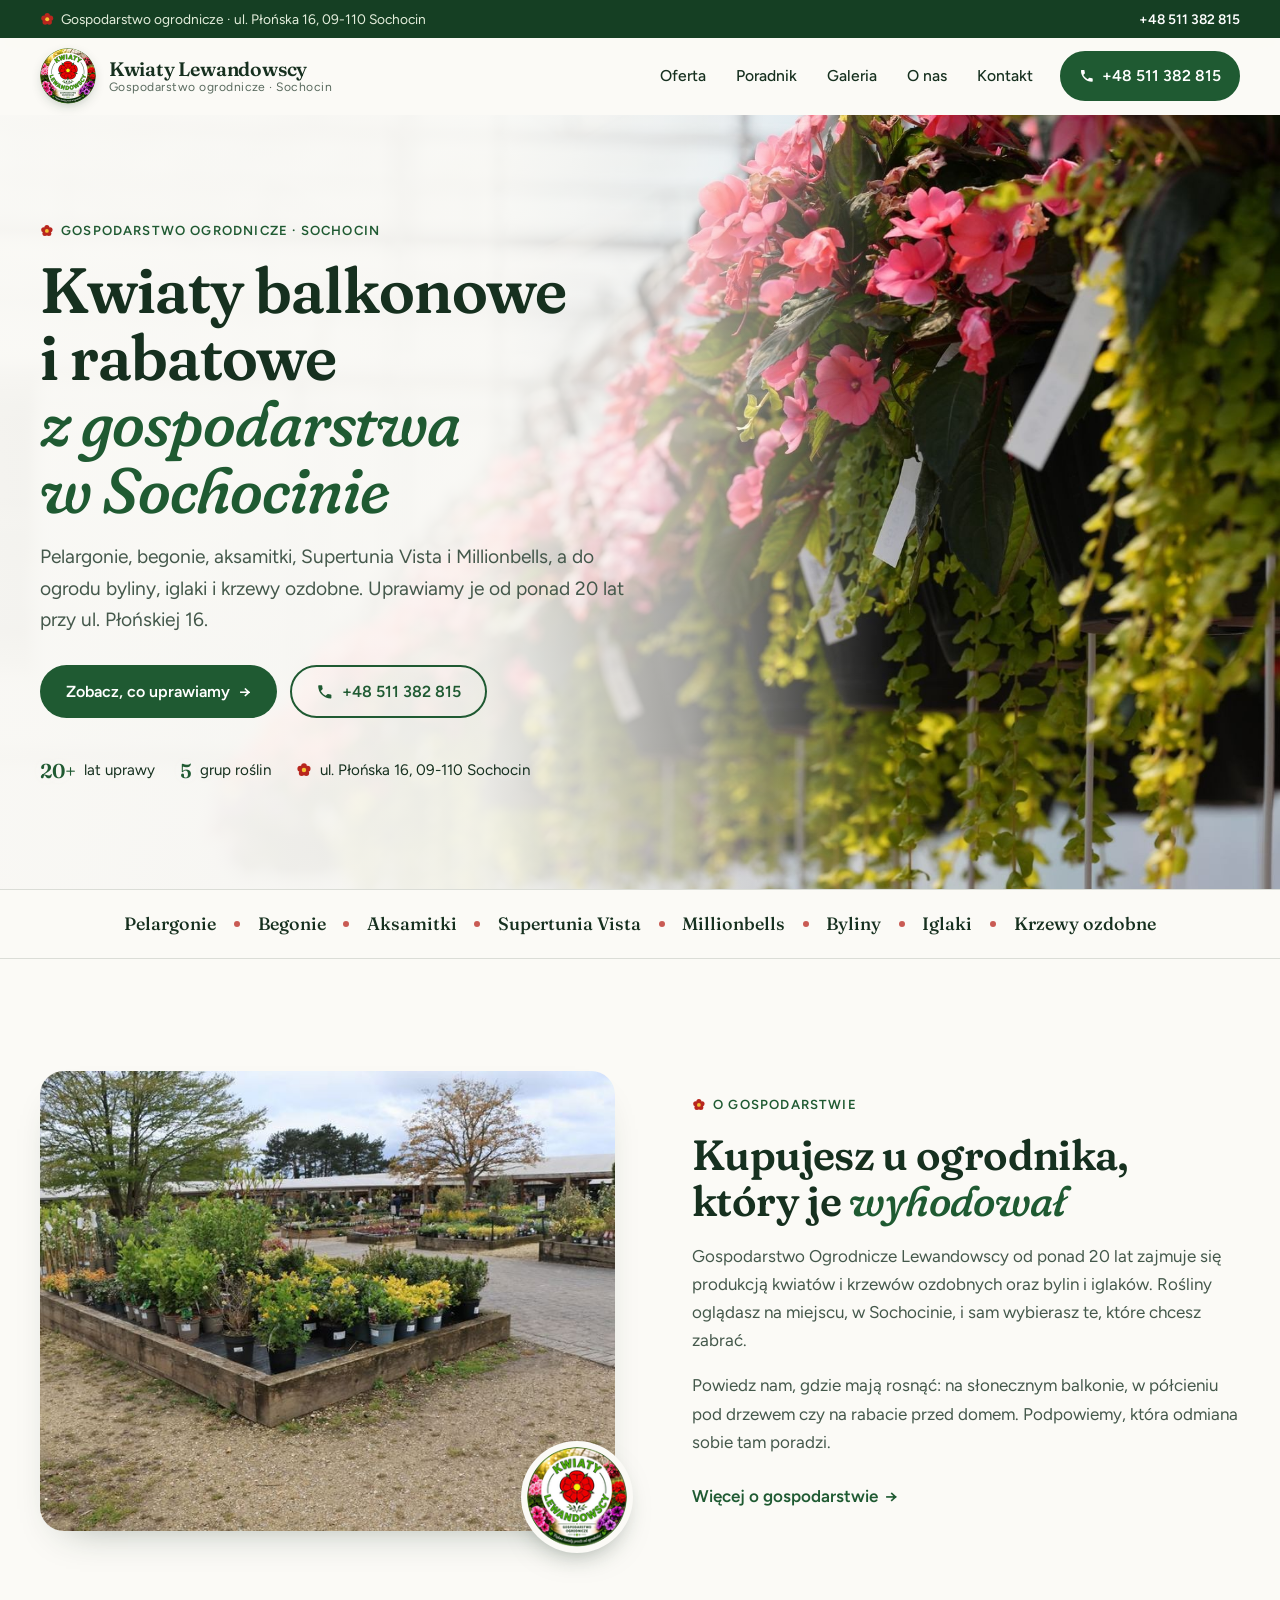
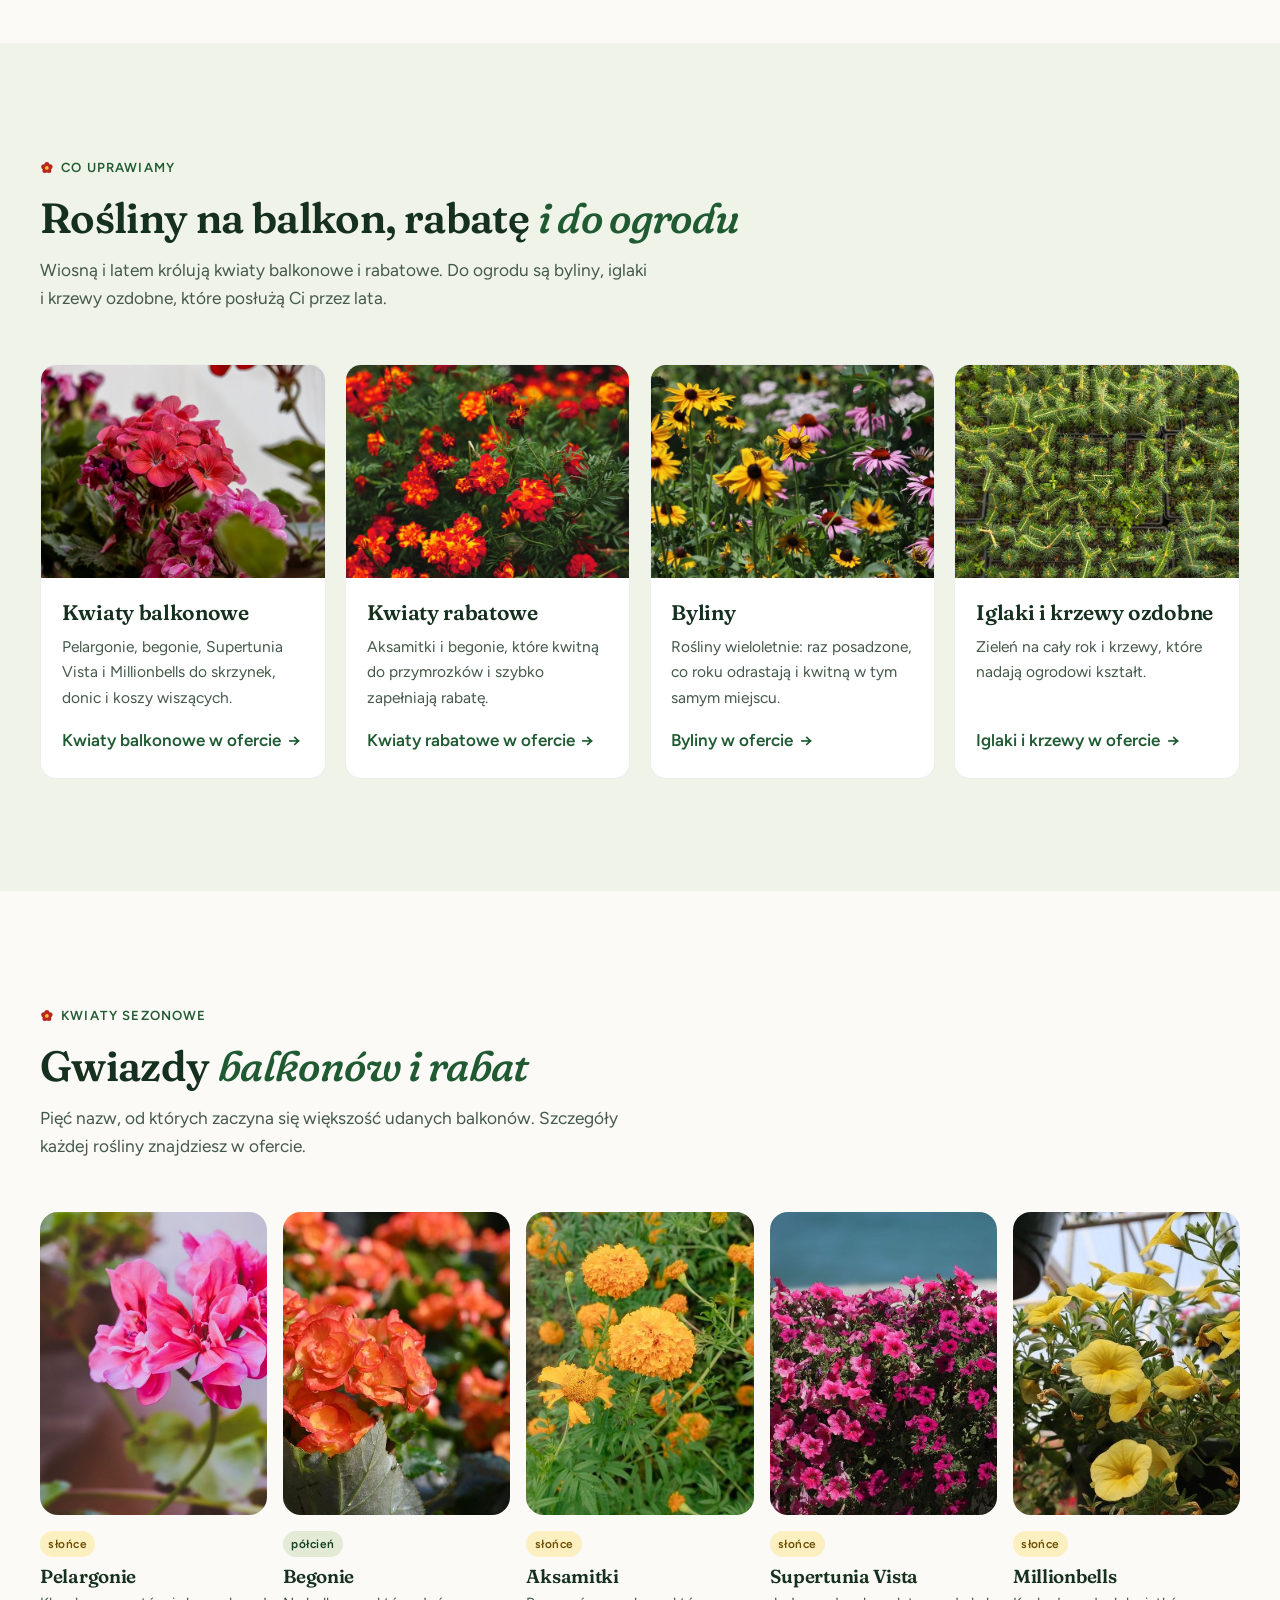
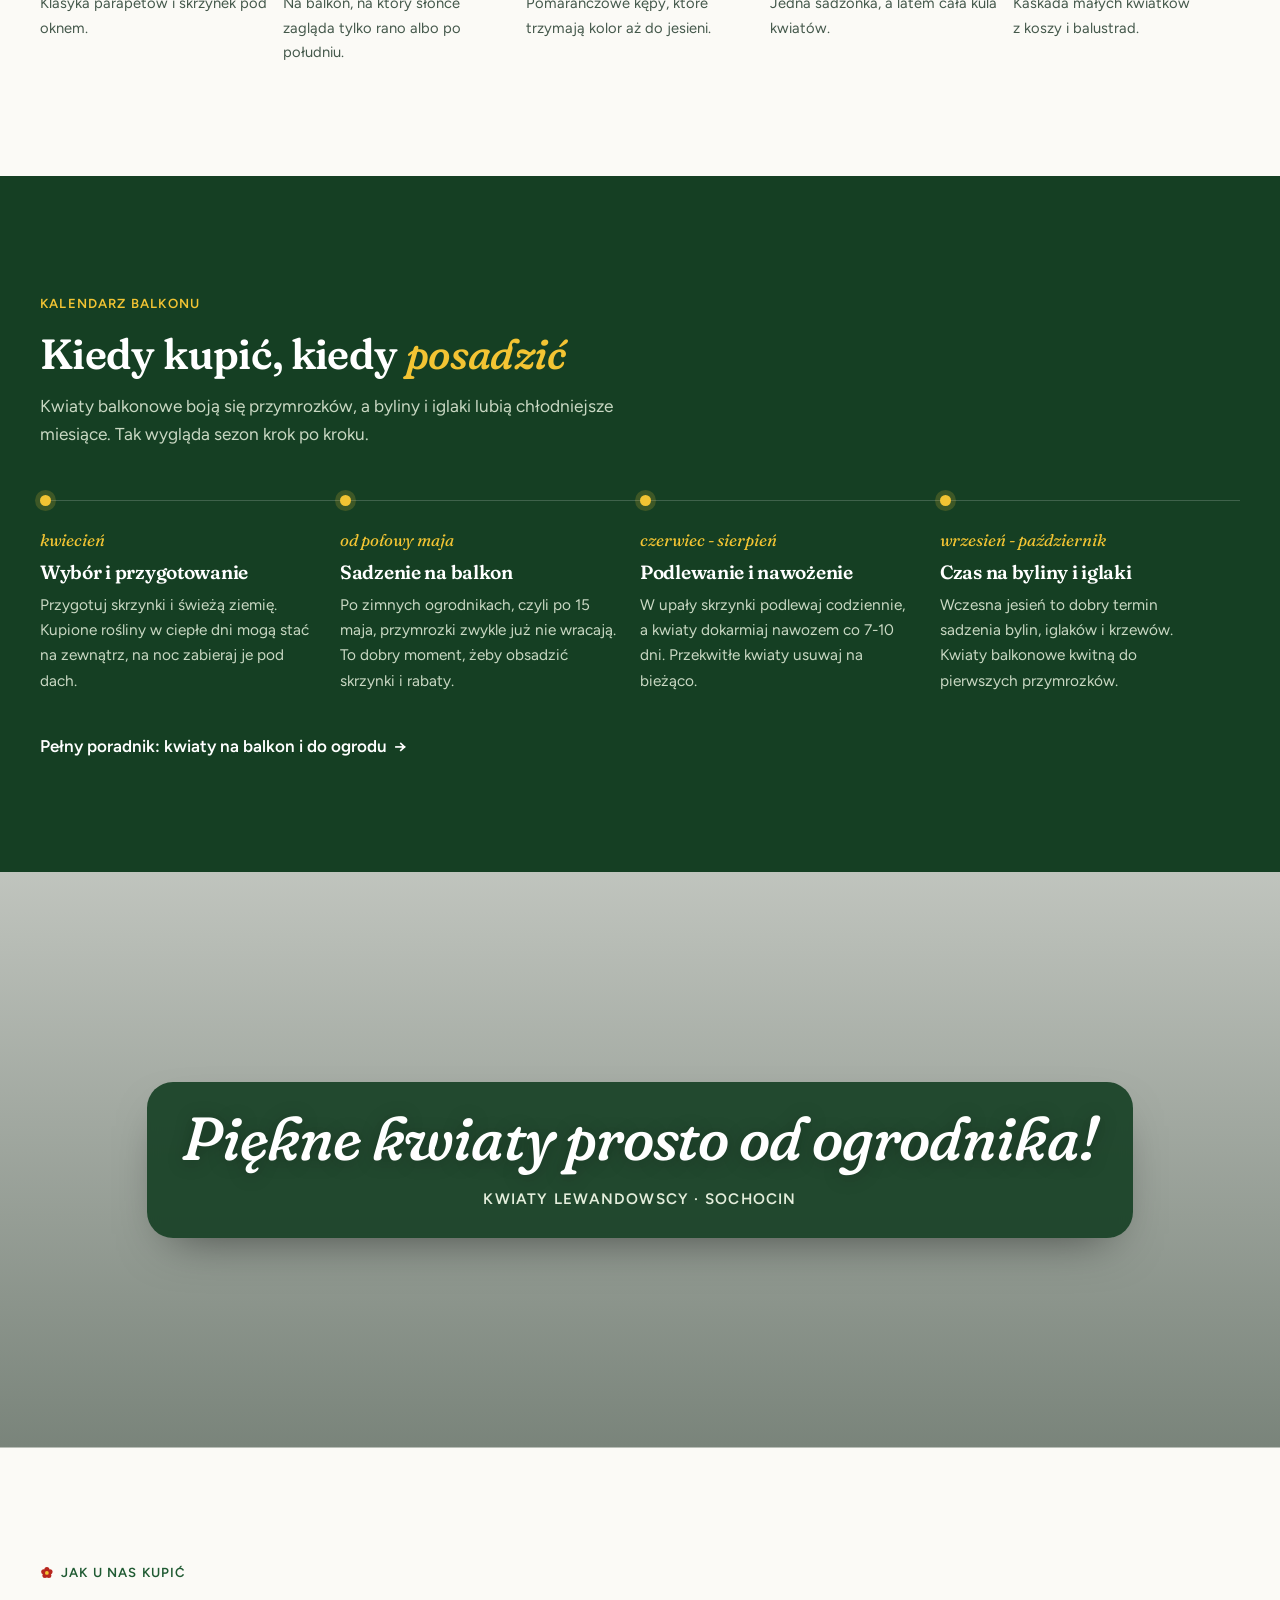
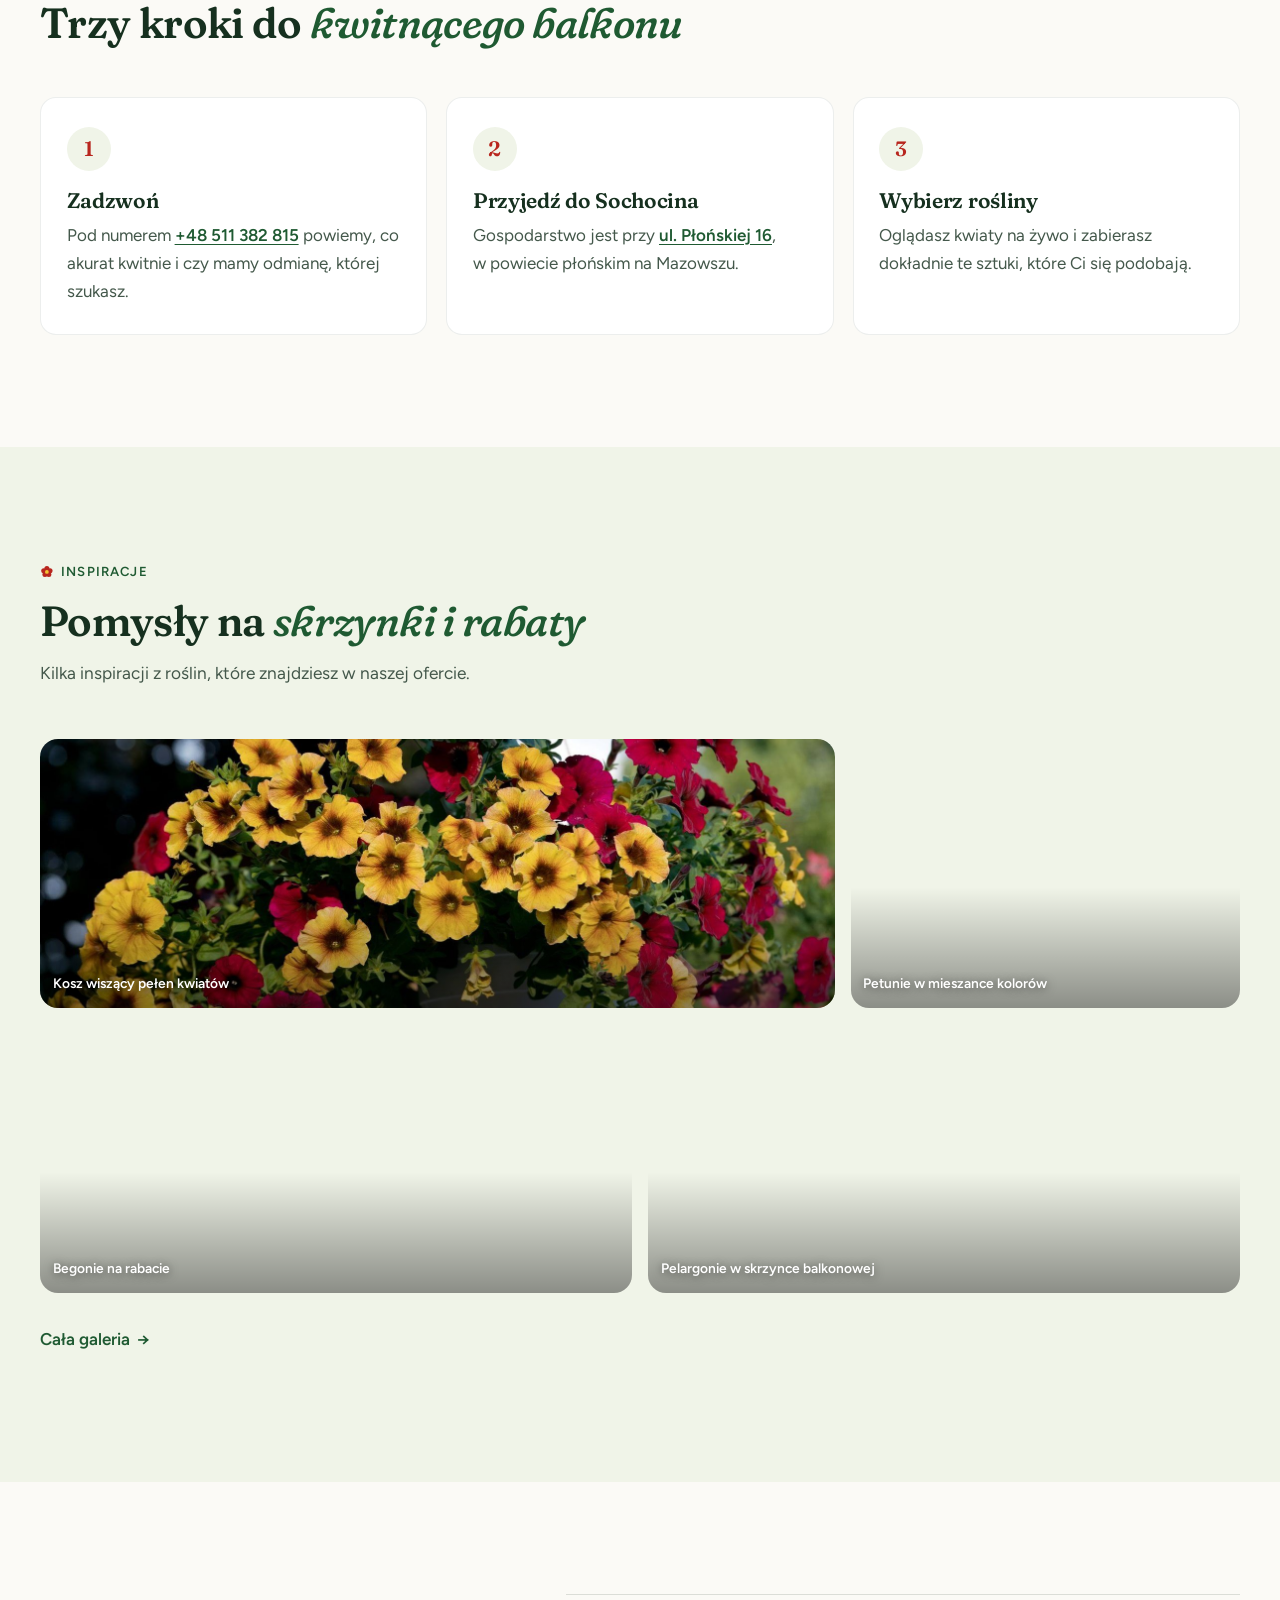
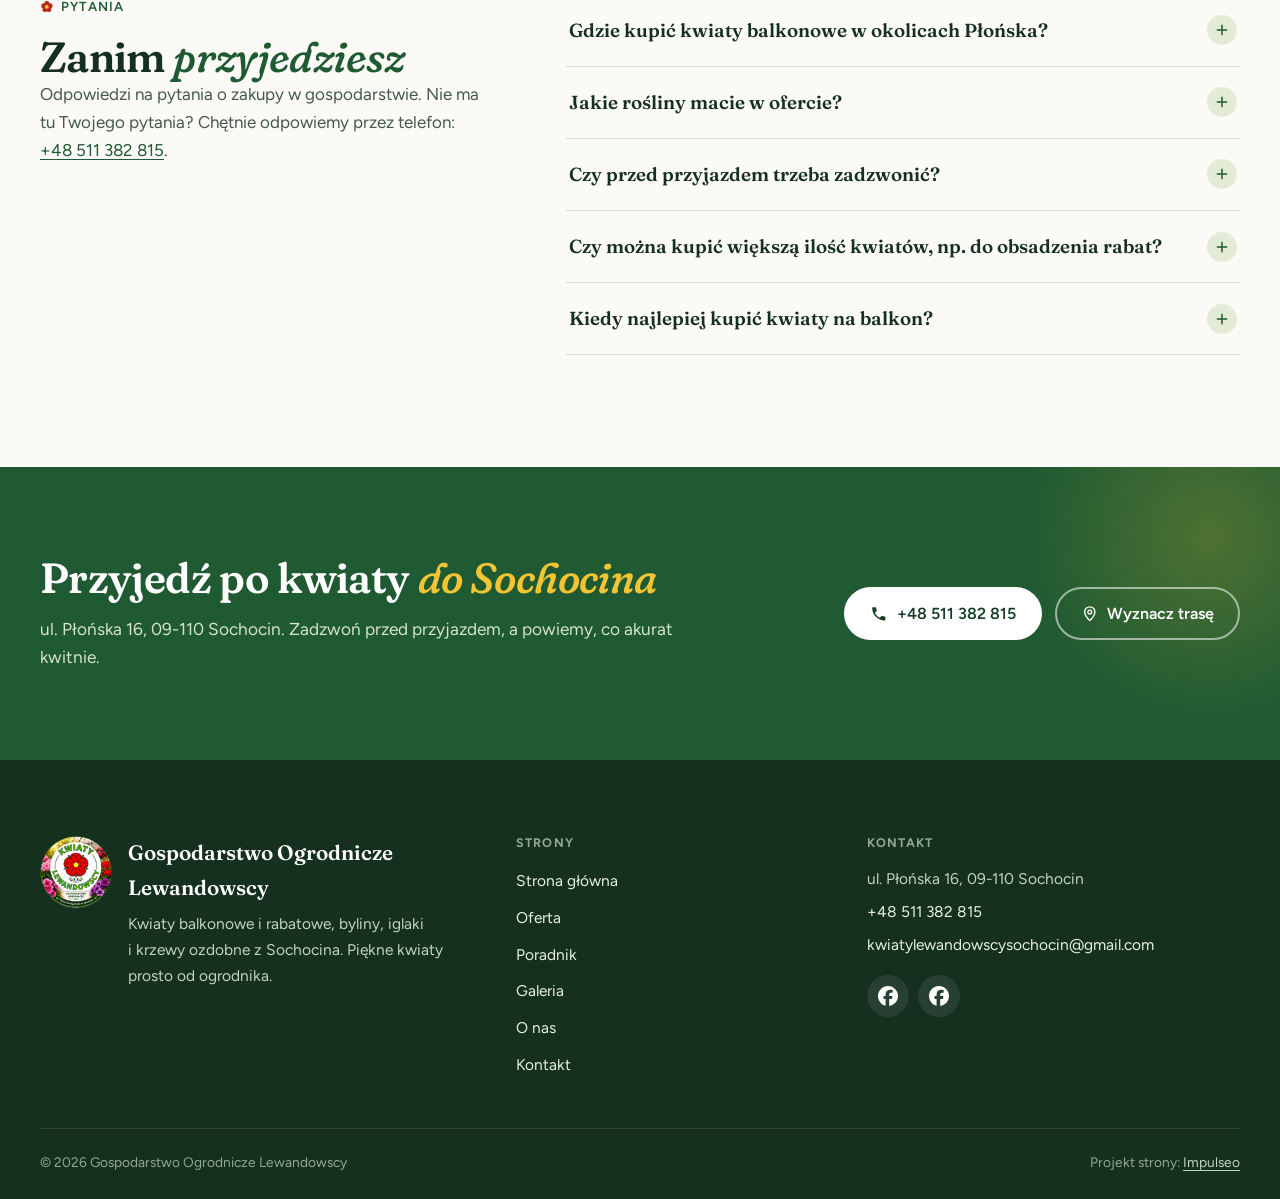
<file: index.html>
<!DOCTYPE html>
<html lang="pl">
<head>
<meta charset="UTF-8">
<meta name="viewport" content="width=device-width, initial-scale=1">
<title>Kwiaty balkonowe i rabatowe Sochocin | Kwiaty Lewandowscy</title>
<meta name="description" content="Gospodarstwo Ogrodnicze Lewandowscy w Sochocinie: pelargonie, begonie, aksamitki, Supertunia Vista i Millionbells, a do ogrodu byliny, iglaki i krzewy.">
<link rel="canonical" href="https://impulseo-pl.github.io/lewandowscy-gospodarstwo-ogrodnicze/">
<meta name="robots" content="noindex, nofollow">
<meta name="theme-color" content="#153F23">
<meta name="geo.region" content="PL-14">
<meta name="geo.placename" content="Sochocin">
<meta name="geo.position" content="52.68856;20.47088">
<meta name="ICBM" content="52.68856, 20.47088">
<meta property="og:type" content="website">
<meta property="og:locale" content="pl_PL">
<meta property="og:site_name" content="Kwiaty Lewandowscy">
<meta property="og:title" content="Kwiaty balkonowe i rabatowe Sochocin | Kwiaty Lewandowscy">
<meta property="og:description" content="Gospodarstwo Ogrodnicze Lewandowscy w Sochocinie: pelargonie, begonie, aksamitki, Supertunia Vista i Millionbells, a do ogrodu byliny, iglaki i krzewy.">
<meta property="og:url" content="https://impulseo-pl.github.io/lewandowscy-gospodarstwo-ogrodnicze/">
<meta property="og:image" content="https://impulseo-pl.github.io/lewandowscy-gospodarstwo-ogrodnicze/img/og.jpg">
<meta property="og:image:width" content="1200">
<meta property="og:image:height" content="630">
<meta property="og:image:alt" content="Kwiaty balkonowe w gospodarstwie Lewandowscy w Sochocinie">
<meta name="twitter:card" content="summary_large_image">
<link rel="icon" type="image/png" sizes="32x32" href="img/favicon-32.png">
<link rel="apple-touch-icon" href="img/apple-touch-icon.png">
<link rel="preconnect" href="https://fonts.googleapis.com">
<link rel="preconnect" href="https://fonts.gstatic.com" crossorigin>
<link href="https://fonts.googleapis.com/css2?family=Fraunces:ital,opsz,wght,SOFT,WONK@0,9..144,400..700,0..100,0..1;1,9..144,400..700,0..100,0..1&amp;family=Figtree:wght@400;500;600;700&amp;display=swap" rel="stylesheet">
<link rel="preload" as="image" href="img/hero.jpg" imagesrcset="img/hero-960.jpg 960w, img/hero.jpg 1880w" imagesizes="100vw" fetchpriority="high">
<link rel="stylesheet" href="assets/styles.css?v=20260923">
<script type="application/ld+json">{"@context":"https://schema.org","@graph":[{"@type":"WebSite","@id":"https://impulseo-pl.github.io/lewandowscy-gospodarstwo-ogrodnicze/#strona","url":"https://impulseo-pl.github.io/lewandowscy-gospodarstwo-ogrodnicze/","name":"Kwiaty Lewandowscy","inLanguage":"pl-PL","publisher":{"@id":"https://impulseo-pl.github.io/lewandowscy-gospodarstwo-ogrodnicze/#firma"}},{"@type":"GardenStore","@id":"https://impulseo-pl.github.io/lewandowscy-gospodarstwo-ogrodnicze/#firma","name":"Gospodarstwo Ogrodnicze Lewandowscy","alternateName":["Kwiaty Lewandowscy","Lewandowscy Gospodarstwo Ogrodnicze"],"slogan":"Piękne kwiaty prosto od ogrodnika!","description":"Gospodarstwo ogrodnicze w Sochocinie. Od ponad 20 lat produkuje kwiaty balkonowe i rabatowe, byliny, iglaki i krzewy ozdobne.","url":"https://impulseo-pl.github.io/lewandowscy-gospodarstwo-ogrodnicze/","logo":"https://impulseo-pl.github.io/lewandowscy-gospodarstwo-ogrodnicze/img/logo.png","image":["https://impulseo-pl.github.io/lewandowscy-gospodarstwo-ogrodnicze/img/og.jpg","https://impulseo-pl.github.io/lewandowscy-gospodarstwo-ogrodnicze/img/hero.jpg"],"telephone":"+48511382815","email":"kwiatylewandowscysochocin@gmail.com","address":{"@type":"PostalAddress","streetAddress":"ul. Płońska 16","addressLocality":"Sochocin","postalCode":"09-110","addressRegion":"mazowieckie","addressCountry":"PL"},"geo":{"@type":"GeoCoordinates","latitude":52.6885649,"longitude":20.4708843},"hasMap":"https://www.google.com/maps/search/?api=1&query=ul.%20P%C5%82o%C5%84ska%2016%2C%2009-110%20Sochocin","areaServed":[{"@type":"City","name":"Sochocin"},{"@type":"AdministrativeArea","name":"powiat płoński"}],"knowsAbout":["kwiaty balkonowe","kwiaty rabatowe","pelargonie","begonie","aksamitki","Supertunia Vista","Millionbells","byliny","iglaki","krzewy ozdobne"],"sameAs":["https://www.facebook.com/p/Lewandowscy-Gospodarstwo-Ogrodnicze-100088673706979/","https://www.facebook.com/p/Gospodarstwo-Ogrodnicze-Lewandowscy-Kolonia-Sochocin-61589851108442/","https://www.facebook.com/p/Kwiaty-Gospodarstwo-Ogrodnicze-Lewandowscy-100071213671513/"]},{"@type":"WebPage","@id":"https://impulseo-pl.github.io/lewandowscy-gospodarstwo-ogrodnicze/#webpage","url":"https://impulseo-pl.github.io/lewandowscy-gospodarstwo-ogrodnicze/","name":"Kwiaty balkonowe i rabatowe Sochocin | Kwiaty Lewandowscy","description":"Gospodarstwo Ogrodnicze Lewandowscy w Sochocinie: pelargonie, begonie, aksamitki, Supertunia Vista i Millionbells, a do ogrodu byliny, iglaki i krzewy.","inLanguage":"pl-PL","isPartOf":{"@id":"https://impulseo-pl.github.io/lewandowscy-gospodarstwo-ogrodnicze/#strona"},"about":{"@id":"https://impulseo-pl.github.io/lewandowscy-gospodarstwo-ogrodnicze/#firma"},"primaryImageOfPage":{"@type":"ImageObject","url":"https://impulseo-pl.github.io/lewandowscy-gospodarstwo-ogrodnicze/img/hero.jpg"}},{"@type":"FAQPage","@id":"https://impulseo-pl.github.io/lewandowscy-gospodarstwo-ogrodnicze/#faq","mainEntity":[{"@type":"Question","name":"Gdzie kupić kwiaty balkonowe w okolicach Płońska?","acceptedAnswer":{"@type":"Answer","text":"W naszym gospodarstwie w Sochocinie, przy ul. Płońskiej 16 (powiat płoński). Rośliny oglądasz i wybierasz na miejscu."}},{"@type":"Question","name":"Jakie rośliny macie w ofercie?","acceptedAnswer":{"@type":"Answer","text":"Kwiaty balkonowe i rabatowe, m.in. pelargonie, begonie, aksamitki, Supertunia Vista i Millionbells, a do ogrodu byliny, iglaki i krzewy ozdobne. Dostępne odmiany zmieniają się w ciągu sezonu."}},{"@type":"Question","name":"Czy przed przyjazdem trzeba zadzwonić?","acceptedAnswer":{"@type":"Answer","text":"Warto. Pod numerem +48 511 382 815 powiemy, co akurat kwitnie, i umówimy się na przyjazd."}},{"@type":"Question","name":"Czy można kupić większą ilość kwiatów, np. do obsadzenia rabat?","acceptedAnswer":{"@type":"Answer","text":"Tak, zadzwoń i podaj, ile roślin potrzebujesz. Sprawdzimy, co mamy, i ustalimy termin odbioru."}},{"@type":"Question","name":"Kiedy najlepiej kupić kwiaty na balkon?","acceptedAnswer":{"@type":"Answer","text":"Kwiaty balkonowe kupuje się głównie w kwietniu i maju. Na stałe wystawiaj je po zimnych ogrodnikach, czyli po 15 maja, gdy minie ryzyko przymrozków."}}]}]}</script>
<meta name="nb-deploy" content="04e5fed7d788">
</head>
<body>
<a class="skip" href="#tresc">Przejdź do treści</a>
<div class="topbar">
  <div class="wrap">
    <div class="tb-left"><svg class="rose-mark" viewBox="0 0 24 24" aria-hidden="true" focusable="false"><g fill="#B8261E"><circle cx="12" cy="6.2" r="4.4"/><circle cx="17.5" cy="10.2" r="4.4"/><circle cx="15.4" cy="16.7" r="4.4"/><circle cx="8.6" cy="16.7" r="4.4"/><circle cx="6.5" cy="10.2" r="4.4"/></g><circle cx="12" cy="12" r="3.3" fill="#F3C433"/></svg><span><span class="tb-hide">Gospodarstwo ogrodnicze · </span>ul. Płońska 16, 09-110 Sochocin</span></div>
    <a href="tel:+48511382815">+48 511 382 815</a>
  </div>
</div>
<header class="site-nav">
  <div class="wrap nav-inner">
    <a class="brand" href="index.html" aria-label="Kwiaty Lewandowscy - strona główna">
      <img class="brand-logo" src="img/logo-nav.png" width="112" height="112" alt="Logo Kwiaty Lewandowscy - Gospodarstwo Ogrodnicze">
      <span class="brand-txt"><span class="brand-name">Kwiaty Lewandowscy</span><span class="brand-sub">Gospodarstwo ogrodnicze · Sochocin</span></span>
    </a>
    <button class="nav-toggle" aria-label="Menu" aria-expanded="false" aria-controls="menu"><span></span><span></span><span></span></button>
    <nav class="nav-links" id="menu" aria-label="Menu główne">
      <a href="oferta.html">Oferta</a>
      <a href="poradnik.html">Poradnik</a>
      <a href="galeria.html">Galeria</a>
      <a href="o-nas.html">O&nbsp;nas</a>
      <a href="kontakt.html">Kontakt</a>
      <a class="nav-cta" href="tel:+48511382815"><svg viewBox="0 0 24 24" fill="none" aria-hidden="true" focusable="false"><path d="M6.6 10.8a15.5 15.5 0 0 0 6.6 6.6l2.2-2.2a1 1 0 0 1 1-.24 11.4 11.4 0 0 0 3.6.58 1 1 0 0 1 1 1V20a1 1 0 0 1-1 1A17 17 0 0 1 3 4a1 1 0 0 1 1-1h3.5a1 1 0 0 1 1 1c0 1.25.2 2.46.58 3.6a1 1 0 0 1-.25 1l-2.23 2.2Z" fill="currentColor"/></svg><span>+48 511 382 815</span></a>
    </nav>
  </div>
</header>
<main id="tresc">
<section class="hero" aria-labelledby="h1-start">
  <img class="hero-img" src="img/hero.jpg" srcset="img/hero-960.jpg 960w, img/hero.jpg 1880w" sizes="100vw" width="1880" height="1253" alt="Wiszące kosze z kwiatami balkonowymi w szklarni" fetchpriority="high" decoding="async">
  <div class="wrap">
    <div class="hero-copy">
      <span class="eyebrow"><svg class="rose-mark" viewBox="0 0 24 24" aria-hidden="true" focusable="false"><g fill="#B8261E"><circle cx="12" cy="6.2" r="4.4"/><circle cx="17.5" cy="10.2" r="4.4"/><circle cx="15.4" cy="16.7" r="4.4"/><circle cx="8.6" cy="16.7" r="4.4"/><circle cx="6.5" cy="10.2" r="4.4"/></g><circle cx="12" cy="12" r="3.3" fill="#F3C433"/></svg>Gospodarstwo ogrodnicze · Sochocin</span>
      <h1 id="h1-start">Kwiaty balkonowe i&nbsp;rabatowe <em>z&nbsp;gospodarstwa w&nbsp;Sochocinie</em></h1>
      <p class="lead">Pelargonie, begonie, aksamitki, Supertunia Vista i&nbsp;Millionbells, a&nbsp;do ogrodu byliny, iglaki i&nbsp;krzewy ozdobne. Uprawiamy je od ponad 20 lat przy ul. Płońskiej 16.</p>
      <div class="hero-actions">
        <a class="btn btn-leaf" href="oferta.html">Zobacz, co uprawiamy <span class="arr" aria-hidden="true">→</span></a>
        <a class="btn btn-line" href="tel:+48511382815"><svg viewBox="0 0 24 24" fill="none" aria-hidden="true" focusable="false"><path d="M6.6 10.8a15.5 15.5 0 0 0 6.6 6.6l2.2-2.2a1 1 0 0 1 1-.24 11.4 11.4 0 0 0 3.6.58 1 1 0 0 1 1 1V20a1 1 0 0 1-1 1A17 17 0 0 1 3 4a1 1 0 0 1 1-1h3.5a1 1 0 0 1 1 1c0 1.25.2 2.46.58 3.6a1 1 0 0 1-.25 1l-2.23 2.2Z" fill="currentColor"/></svg>+48 511 382 815</a>
      </div>
      <ul class="hero-facts">
        <li><b>20+</b> lat uprawy</li>
        <li><b>5</b> grup roślin</li>
        <li><svg class="rose-mark" viewBox="0 0 24 24" aria-hidden="true" focusable="false"><g fill="#B8261E"><circle cx="12" cy="6.2" r="4.4"/><circle cx="17.5" cy="10.2" r="4.4"/><circle cx="15.4" cy="16.7" r="4.4"/><circle cx="8.6" cy="16.7" r="4.4"/><circle cx="6.5" cy="10.2" r="4.4"/></g><circle cx="12" cy="12" r="3.3" fill="#F3C433"/></svg>ul. Płońska 16, 09-110 Sochocin</li>
      </ul>
    </div>
  </div>
</section>

<nav class="plant-band" aria-label="Rośliny w ofercie"><div class="wrap"><ul><li><a href="oferta.html#pelargonie">Pelargonie</a></li><li><a href="oferta.html#begonie">Begonie</a></li><li><a href="oferta.html#aksamitki">Aksamitki</a></li><li><a href="oferta.html#supertunia-vista">Supertunia Vista</a></li><li><a href="oferta.html#millionbells">Millionbells</a></li><li><a href="oferta.html#byliny">Byliny</a></li><li><a href="oferta.html#iglaki">Iglaki</a></li><li><a href="oferta.html#krzewy-ozdobne">Krzewy ozdobne</a></li></ul></div></nav>

<section class="sec">
  <div class="wrap split">
    <div class="split-img rv">
      <img src="img/szkolka-krzewy-w-donicach.jpg" srcset="img/szkolka-krzewy-w-donicach-800.jpg 800w, img/szkolka-krzewy-w-donicach.jpg 1880w" sizes="(max-width: 800px) 100vw, 50vw" width="1880" height="1253" alt="Krzewy ozdobne i byliny w donicach w gospodarstwie ogrodniczym" decoding="async">
      <div class="stamp"><img src="img/logo-nav.png" width="112" height="112" alt="" loading="lazy" decoding="async"></div>
    </div>
    <div class="split-copy rv">
      <span class="eyebrow"><svg class="rose-mark" viewBox="0 0 24 24" aria-hidden="true" focusable="false"><g fill="#B8261E"><circle cx="12" cy="6.2" r="4.4"/><circle cx="17.5" cy="10.2" r="4.4"/><circle cx="15.4" cy="16.7" r="4.4"/><circle cx="8.6" cy="16.7" r="4.4"/><circle cx="6.5" cy="10.2" r="4.4"/></g><circle cx="12" cy="12" r="3.3" fill="#F3C433"/></svg>O&nbsp;gospodarstwie</span>
      <h2>Kupujesz u&nbsp;ogrodnika, który je <em>wyhodował</em></h2>
      <p class="muted">Gospodarstwo Ogrodnicze Lewandowscy od ponad 20 lat zajmuje się produkcją kwiatów i&nbsp;krzewów ozdobnych oraz bylin i&nbsp;iglaków. Rośliny oglądasz na miejscu, w&nbsp;Sochocinie, i&nbsp;sam wybierasz te, które chcesz zabrać.</p>
      <p class="muted">Powiedz nam, gdzie mają rosnąć: na słonecznym balkonie, w&nbsp;półcieniu pod drzewem czy na rabacie przed domem. Podpowiemy, która odmiana sobie tam poradzi.</p>
      <a class="more" href="o-nas.html">Więcej o&nbsp;gospodarstwie <span class="arr" aria-hidden="true">→</span></a>
    </div>
  </div>
</section>

<section class="sec sec-tint">
  <div class="wrap">
    <div class="sec-head rv">
      <span class="eyebrow"><svg class="rose-mark" viewBox="0 0 24 24" aria-hidden="true" focusable="false"><g fill="#B8261E"><circle cx="12" cy="6.2" r="4.4"/><circle cx="17.5" cy="10.2" r="4.4"/><circle cx="15.4" cy="16.7" r="4.4"/><circle cx="8.6" cy="16.7" r="4.4"/><circle cx="6.5" cy="10.2" r="4.4"/></g><circle cx="12" cy="12" r="3.3" fill="#F3C433"/></svg>Co uprawiamy</span>
      <h2>Rośliny na balkon, rabatę <em>i&nbsp;do ogrodu</em></h2>
      <p>Wiosną i&nbsp;latem królują kwiaty balkonowe i&nbsp;rabatowe. Do ogrodu są byliny, iglaki i&nbsp;krzewy ozdobne, które posłużą Ci przez lata.</p>
    </div>
    <div class="cats">
      <a class="cat rv" href="oferta.html#kwiaty-balkonowe">
        <div class="cat-img"><img src="img/pelargonie-czerwone.jpg" srcset="img/pelargonie-czerwone-800.jpg 800w, img/pelargonie-czerwone.jpg 1600w" sizes="(max-width: 560px) 100vw, (max-width: 1020px) 50vw, 25vw" width="1600" height="1066" alt="Czerwone i różowe pelargonie" loading="eager" decoding="async"></div>
        <div class="cat-body"><h3>Kwiaty balkonowe</h3><p>Pelargonie, begonie, Supertunia Vista i&nbsp;Millionbells do skrzynek, donic i&nbsp;koszy wiszących.</p><span class="more">Kwiaty balkonowe w&nbsp;ofercie <span class="arr" aria-hidden="true">→</span></span></div>
      </a>
      <a class="cat rv" href="oferta.html#kwiaty-rabatowe">
        <div class="cat-img"><img src="img/aksamitki-rabata.jpg" srcset="img/aksamitki-rabata-800.jpg 800w, img/aksamitki-rabata.jpg 1600w" sizes="(max-width: 560px) 100vw, (max-width: 1020px) 50vw, 25vw" width="1600" height="1066" alt="Pomarańczowe aksamitki na rabacie" loading="eager" decoding="async"></div>
        <div class="cat-body"><h3>Kwiaty rabatowe</h3><p>Aksamitki i&nbsp;begonie, które kwitną do przymrozków i&nbsp;szybko zapełniają rabatę.</p><span class="more">Kwiaty rabatowe w&nbsp;ofercie <span class="arr" aria-hidden="true">→</span></span></div>
      </a>
      <a class="cat rv" href="oferta.html#byliny">
        <div class="cat-img"><img src="img/byliny-jezowka-rudbekia.jpg" srcset="img/byliny-jezowka-rudbekia-800.jpg 800w, img/byliny-jezowka-rudbekia.jpg 1600w" sizes="(max-width: 560px) 100vw, (max-width: 1020px) 50vw, 25vw" width="1600" height="1066" alt="Rabata z bylinami: jeżówki i rudbekie" loading="eager" decoding="async"></div>
        <div class="cat-body"><h3>Byliny</h3><p>Rośliny wieloletnie: raz posadzone, co roku odrastają i&nbsp;kwitną w&nbsp;tym samym miejscu.</p><span class="more">Byliny w&nbsp;ofercie <span class="arr" aria-hidden="true">→</span></span></div>
      </a>
      <a class="cat rv" href="oferta.html#iglaki">
        <div class="cat-img"><img src="img/mlode-iglaki.jpg" srcset="img/mlode-iglaki-800.jpg 800w, img/mlode-iglaki.jpg 1600w" sizes="(max-width: 560px) 100vw, (max-width: 1020px) 50vw, 25vw" width="1600" height="1066" alt="Młode iglaki w doniczkach, widok z góry" loading="eager" decoding="async"></div>
        <div class="cat-body"><h3>Iglaki i&nbsp;krzewy ozdobne</h3><p>Zieleń na cały rok i&nbsp;krzewy, które nadają ogrodowi kształt.</p><span class="more">Iglaki i&nbsp;krzewy w&nbsp;ofercie <span class="arr" aria-hidden="true">→</span></span></div>
      </a>
    </div>
  </div>
</section>

<section class="sec">
  <div class="wrap">
    <div class="sec-head rv">
      <span class="eyebrow"><svg class="rose-mark" viewBox="0 0 24 24" aria-hidden="true" focusable="false"><g fill="#B8261E"><circle cx="12" cy="6.2" r="4.4"/><circle cx="17.5" cy="10.2" r="4.4"/><circle cx="15.4" cy="16.7" r="4.4"/><circle cx="8.6" cy="16.7" r="4.4"/><circle cx="6.5" cy="10.2" r="4.4"/></g><circle cx="12" cy="12" r="3.3" fill="#F3C433"/></svg>Kwiaty sezonowe</span>
      <h2>Gwiazdy <em>balkonów i&nbsp;rabat</em></h2>
      <p>Pięć nazw, od których zaczyna się większość udanych balkonów. Szczegóły każdej rośliny znajdziesz w&nbsp;ofercie.</p>
    </div>
    <div class="stars">
      <figure class="star rv">
        <img src="img/pelargonia-rozowa.jpg" srcset="img/pelargonia-rozowa-800.jpg 800w, img/pelargonia-rozowa.jpg 1600w" sizes="(max-width: 560px) 72vw, (max-width: 1020px) 42vw, 20vw" width="1600" height="1066" alt="Różowa pelargonia w pełnym kwitnieniu" loading="lazy" decoding="async">
        <figcaption><span class="tag tag-sun">słońce</span><h3><a href="oferta.html#pelargonie">Pelargonie</a></h3><p>Klasyka parapetów i&nbsp;skrzynek pod oknem.</p></figcaption>
      </figure>
      <figure class="star rv">
        <img src="img/begonie-pomaranczowe.jpg" srcset="img/begonie-pomaranczowe-800.jpg 800w, img/begonie-pomaranczowe.jpg 1600w" sizes="(max-width: 560px) 72vw, (max-width: 1020px) 42vw, 20vw" width="1600" height="1068" alt="Pomarańczowe begonie z bliska" loading="lazy" decoding="async">
        <figcaption><span class="tag ">półcień</span><h3><a href="oferta.html#begonie">Begonie</a></h3><p>Na balkon, na który słońce zagląda tylko rano albo po południu.</p></figcaption>
      </figure>
      <figure class="star rv">
        <img src="img/aksamitki-wielkokwiatowe.jpg" srcset="img/aksamitki-wielkokwiatowe-800.jpg 800w, img/aksamitki-wielkokwiatowe.jpg 1600w" sizes="(max-width: 560px) 72vw, (max-width: 1020px) 42vw, 20vw" width="1600" height="1066" alt="Pomarańczowe aksamitki wielkokwiatowe" loading="lazy" decoding="async">
        <figcaption><span class="tag tag-sun">słońce</span><h3><a href="oferta.html#aksamitki">Aksamitki</a></h3><p>Pomarańczowe kępy, które trzymają kolor aż do jesieni.</p></figcaption>
      </figure>
      <figure class="star rv">
        <img src="img/petunie-rozowe.jpg" srcset="img/petunie-rozowe-800.jpg 800w, img/petunie-rozowe.jpg 1880w" sizes="(max-width: 560px) 72vw, (max-width: 1020px) 42vw, 20vw" width="1880" height="1253" alt="Różowe petunie gęsto obsypane kwiatami" loading="lazy" decoding="async">
        <figcaption><span class="tag tag-sun">słońce</span><h3><a href="oferta.html#supertunia-vista">Supertunia Vista</a></h3><p>Jedna sadzonka, a&nbsp;latem cała kula kwiatów.</p></figcaption>
      </figure>
      <figure class="star rv">
        <img src="img/kalibrachoa-zolta.jpg" srcset="img/kalibrachoa-zolta-800.jpg 800w, img/kalibrachoa-zolta.jpg 1600w" sizes="(max-width: 560px) 72vw, (max-width: 1020px) 42vw, 20vw" width="1600" height="1066" alt="Żółte drobnokwiatowe kwiaty balkonowe" loading="lazy" decoding="async">
        <figcaption><span class="tag tag-sun">słońce</span><h3><a href="oferta.html#millionbells">Millionbells</a></h3><p>Kaskada małych kwiatków z&nbsp;koszy i&nbsp;balustrad.</p></figcaption>
      </figure>
    </div>
  </div>
</section>

<section class="sec kal">
  <div class="wrap">
    <div class="sec-head rv">
      <span class="eyebrow">Kalendarz balkonu</span>
      <h2>Kiedy kupić, kiedy <em>posadzić</em></h2>
      <p>Kwiaty balkonowe boją się przymrozków, a&nbsp;byliny i&nbsp;iglaki lubią chłodniejsze miesiące. Tak wygląda sezon krok po kroku.</p>
    </div>
    <ol class="kal-list">
      <li class="rv"><span class="kal-when">kwiecień</span><h3>Wybór i&nbsp;przygotowanie</h3><p>Przygotuj skrzynki i&nbsp;świeżą ziemię. Kupione rośliny w&nbsp;ciepłe dni mogą stać na zewnątrz, na noc zabieraj je pod dach.</p></li>
      <li class="rv"><span class="kal-when">od połowy maja</span><h3>Sadzenie na balkon</h3><p>Po zimnych ogrodnikach, czyli po 15 maja, przymrozki zwykle już nie wracają. To dobry moment, żeby obsadzić skrzynki i&nbsp;rabaty.</p></li>
      <li class="rv"><span class="kal-when">czerwiec - sierpień</span><h3>Podlewanie i&nbsp;nawożenie</h3><p>W&nbsp;upały skrzynki podlewaj codziennie, a&nbsp;kwiaty dokarmiaj nawozem co 7-10 dni. Przekwitłe kwiaty usuwaj na bieżąco.</p></li>
      <li class="rv"><span class="kal-when">wrzesień - październik</span><h3>Czas na byliny i&nbsp;iglaki</h3><p>Wczesna jesień to dobry termin sadzenia bylin, iglaków i&nbsp;krzewów. Kwiaty balkonowe kwitną do pierwszych przymrozków.</p></li>
    </ol>
    <a class="more" href="poradnik.html">Pełny poradnik: kwiaty na balkon i&nbsp;do ogrodu <span class="arr" aria-hidden="true">→</span></a>
  </div>
</section>

<section class="stopklatka">
  <div class="stk-bg" style="background-image:url(img/szklarnia-petunie-wiszace.jpg)"></div>
  <div class="stk-card"><p class="stk-quote">Piękne kwiaty prosto od ogrodnika!</p><p class="stk-sub">Kwiaty Lewandowscy · Sochocin</p></div>
</section>

<section class="sec">
  <div class="wrap">
    <div class="sec-head rv">
      <span class="eyebrow"><svg class="rose-mark" viewBox="0 0 24 24" aria-hidden="true" focusable="false"><g fill="#B8261E"><circle cx="12" cy="6.2" r="4.4"/><circle cx="17.5" cy="10.2" r="4.4"/><circle cx="15.4" cy="16.7" r="4.4"/><circle cx="8.6" cy="16.7" r="4.4"/><circle cx="6.5" cy="10.2" r="4.4"/></g><circle cx="12" cy="12" r="3.3" fill="#F3C433"/></svg>Jak u&nbsp;nas kupić</span>
      <h2>Trzy kroki do <em>kwitnącego balkonu</em></h2>
    </div>
    <ol class="kroki">
      <li class="krok rv"><h3>Zadzwoń</h3><p>Pod numerem <a href="tel:+48511382815">+48 511 382 815</a> powiemy, co akurat kwitnie i&nbsp;czy mamy odmianę, której szukasz.</p></li>
      <li class="krok rv"><h3>Przyjedź do Sochocina</h3><p>Gospodarstwo jest przy <a href="kontakt.html">ul. Płońskiej 16</a>, w&nbsp;powiecie płońskim na Mazowszu.</p></li>
      <li class="krok rv"><h3>Wybierz rośliny</h3><p>Oglądasz kwiaty na żywo i&nbsp;zabierasz dokładnie te sztuki, które Ci się podobają.</p></li>
    </ol>
  </div>
</section>

<section class="sec sec-tint">
  <div class="wrap">
    <div class="sec-head rv">
      <span class="eyebrow"><svg class="rose-mark" viewBox="0 0 24 24" aria-hidden="true" focusable="false"><g fill="#B8261E"><circle cx="12" cy="6.2" r="4.4"/><circle cx="17.5" cy="10.2" r="4.4"/><circle cx="15.4" cy="16.7" r="4.4"/><circle cx="8.6" cy="16.7" r="4.4"/><circle cx="6.5" cy="10.2" r="4.4"/></g><circle cx="12" cy="12" r="3.3" fill="#F3C433"/></svg>Inspiracje</span>
      <h2>Pomysły na <em>skrzynki i&nbsp;rabaty</em></h2>
      <p>Kilka inspiracji z&nbsp;roślin, które znajdziesz w&nbsp;naszej ofercie.</p>
    </div>
    <div class="mosaic">
      <figure class="wide rv"><img src="img/kosz-wiszacy-kalibrachoa.jpg" srcset="img/kosz-wiszacy-kalibrachoa-800.jpg 800w, img/kosz-wiszacy-kalibrachoa.jpg 1600w" sizes="(max-width: 820px) 100vw, 66vw" width="1600" height="1067" alt="Kolorowy kosz wiszący z drobnymi kwiatami" loading="lazy" decoding="async"><figcaption>Kosz wiszący pełen kwiatów</figcaption></figure>
      <figure class="rv"><img src="img/petunie-kolorowe.jpg" srcset="img/petunie-kolorowe-800.jpg 800w, img/petunie-kolorowe.jpg 1600w" sizes="(max-width: 820px) 50vw, 33vw" width="1600" height="1066" alt="Petunie w mieszance kolorów" loading="lazy" decoding="async"><figcaption>Petunie w&nbsp;mieszance kolorów</figcaption></figure>
      <figure class="half rv"><img src="img/begonie-rabatowe-czerwone.jpg" srcset="img/begonie-rabatowe-czerwone-800.jpg 800w, img/begonie-rabatowe-czerwone.jpg 1600w" sizes="(max-width: 520px) 100vw, 50vw" width="1600" height="1066" alt="Czerwone begonie na rabacie" loading="lazy" decoding="async"><figcaption>Begonie na rabacie</figcaption></figure>
      <figure class="half rv"><img src="img/skrzynka-balkonowa-pelargonie.jpg" srcset="img/skrzynka-balkonowa-pelargonie-800.jpg 800w, img/skrzynka-balkonowa-pelargonie.jpg 1600w" sizes="(max-width: 520px) 100vw, 50vw" width="1600" height="1066" alt="Pelargonie w białej skrzynce balkonowej" loading="lazy" decoding="async"><figcaption>Pelargonie w&nbsp;skrzynce balkonowej</figcaption></figure>
    </div>
    <p style="margin-top:2rem" class="rv"><a class="more" href="galeria.html">Cała galeria <span class="arr" aria-hidden="true">→</span></a></p>
  </div>
</section>

<section class="sec">
  <div class="wrap faq-grid">
    <div class="rv">
      <span class="eyebrow"><svg class="rose-mark" viewBox="0 0 24 24" aria-hidden="true" focusable="false"><g fill="#B8261E"><circle cx="12" cy="6.2" r="4.4"/><circle cx="17.5" cy="10.2" r="4.4"/><circle cx="15.4" cy="16.7" r="4.4"/><circle cx="8.6" cy="16.7" r="4.4"/><circle cx="6.5" cy="10.2" r="4.4"/></g><circle cx="12" cy="12" r="3.3" fill="#F3C433"/></svg>Pytania</span>
      <h2>Zanim <em>przyjedziesz</em></h2>
      <p class="muted">Odpowiedzi na pytania o&nbsp;zakupy w&nbsp;gospodarstwie. Nie ma tu Twojego pytania? Chętnie odpowiemy przez telefon: <a href="tel:+48511382815">+48 511 382 815</a>.</p>
    </div>
    <div class="faq rv">
        <details><summary>Gdzie kupić kwiaty balkonowe w&nbsp;okolicach Płońska?</summary><div class="ans"><p>W&nbsp;naszym gospodarstwie w&nbsp;Sochocinie, przy ul. Płońskiej 16 (powiat płoński). Rośliny oglądasz i&nbsp;wybierasz na miejscu.</p></div></details>
        <details><summary>Jakie rośliny macie w&nbsp;ofercie?</summary><div class="ans"><p>Kwiaty balkonowe i&nbsp;rabatowe, m.in. pelargonie, begonie, aksamitki, Supertunia Vista i&nbsp;Millionbells, a&nbsp;do ogrodu byliny, iglaki i&nbsp;krzewy ozdobne. Dostępne odmiany zmieniają się w&nbsp;ciągu sezonu.</p></div></details>
        <details><summary>Czy przed przyjazdem trzeba zadzwonić?</summary><div class="ans"><p>Warto. Pod numerem <a href="tel:+48511382815">+48 511 382 815</a> powiemy, co akurat kwitnie, i&nbsp;umówimy się na przyjazd.</p></div></details>
        <details><summary>Czy można kupić większą ilość kwiatów, np. do obsadzenia rabat?</summary><div class="ans"><p>Tak, zadzwoń i&nbsp;podaj, ile roślin potrzebujesz. Sprawdzimy, co mamy, i&nbsp;ustalimy termin odbioru.</p></div></details>
        <details><summary>Kiedy najlepiej kupić kwiaty na balkon?</summary><div class="ans"><p>Kwiaty balkonowe kupuje się głównie w&nbsp;kwietniu i&nbsp;maju. Na stałe wystawiaj je po zimnych ogrodnikach, czyli po 15 maja, gdy minie ryzyko przymrozków.</p></div></details>
    </div>
  </div>
</section>

<section class="cta">
  <div class="wrap">
    <div class="rv">
      <h2>Przyjedź po kwiaty <em>do Sochocina</em></h2>
      <p>ul. Płońska 16, 09-110 Sochocin. Zadzwoń przed przyjazdem, a&nbsp;powiemy, co akurat kwitnie.</p>
    </div>
    <div class="cta-actions rv">
      <a class="btn btn-light" href="tel:+48511382815"><svg viewBox="0 0 24 24" fill="none" aria-hidden="true" focusable="false"><path d="M6.6 10.8a15.5 15.5 0 0 0 6.6 6.6l2.2-2.2a1 1 0 0 1 1-.24 11.4 11.4 0 0 0 3.6.58 1 1 0 0 1 1 1V20a1 1 0 0 1-1 1A17 17 0 0 1 3 4a1 1 0 0 1 1-1h3.5a1 1 0 0 1 1 1c0 1.25.2 2.46.58 3.6a1 1 0 0 1-.25 1l-2.23 2.2Z" fill="currentColor"/></svg>+48 511 382 815</a>
      <a class="btn btn-ghost-light" href="https://www.google.com/maps/dir/?api=1&amp;destination=ul.%20P%C5%82o%C5%84ska%2016%2C%2009-110%20Sochocin" target="_blank" rel="noopener"><svg viewBox="0 0 24 24" fill="none" aria-hidden="true" focusable="false"><path d="M12 21s-7-6.2-7-11.5A7 7 0 0 1 19 9.5C19 14.8 12 21 12 21Z" stroke="currentColor" stroke-width="1.8" stroke-linejoin="round"/><circle cx="12" cy="9.5" r="2.6" stroke="currentColor" stroke-width="1.8"/></svg>Wyznacz trasę</a>
    </div>
  </div>
</section>
</main>

<footer>
  <div class="wrap">
    <div class="foot-grid">
      <div class="foot-brand">
        <img src="img/logo-nav.png" width="112" height="112" alt="" loading="lazy" decoding="async">
        <div>
          <div class="foot-name">Gospodarstwo Ogrodnicze Lewandowscy</div>
          <p>Kwiaty balkonowe i&nbsp;rabatowe, byliny, iglaki i&nbsp;krzewy ozdobne z&nbsp;Sochocina. Piękne kwiaty prosto od ogrodnika.</p>
        </div>
      </div>
      <div>
        <h2>Strony</h2>
        <ul class="foot-links">
          <li><a href="index.html">Strona główna</a></li>
          <li><a href="oferta.html">Oferta</a></li>
          <li><a href="poradnik.html">Poradnik</a></li>
          <li><a href="galeria.html">Galeria</a></li>
          <li><a href="o-nas.html">O&nbsp;nas</a></li>
          <li><a href="kontakt.html">Kontakt</a></li>
        </ul>
      </div>
      <div>
        <h2>Kontakt</h2>
        <address>
          <span>ul. Płońska 16, 09-110 Sochocin</span>
          <a href="tel:+48511382815">+48 511 382 815</a>
          <a href="mailto:kwiatylewandowscysochocin@gmail.com">kwiatylewandowscysochocin@gmail.com</a>
        </address>
        <div class="foot-soc">
          <a class="soc" href="https://www.facebook.com/p/Lewandowscy-Gospodarstwo-Ogrodnicze-100088673706979/" target="_blank" rel="noopener" aria-label="Facebook - Lewandowscy Gospodarstwo Ogrodnicze"><svg viewBox="0 0 24 24" aria-hidden="true" focusable="false"><path d="M9.101 23.691v-7.98H6.627v-3.667h2.474v-1.58c0-4.085 1.848-5.978 5.858-5.978.401 0 .955.042 1.468.103a8.68 8.68 0 0 1 1.141.195v3.325a8.623 8.623 0 0 0-.653-.036 26.805 26.805 0 0 0-.733-.009c-.707 0-1.259.096-1.675.309a1.686 1.686 0 0 0-.679.622c-.258.42-.374.995-.374 1.752v1.297h3.919l-.386 2.103-.287 1.564h-3.246v8.245C19.396 23.238 24 18.179 24 12.044c0-6.627-5.373-12-12-12s-12 5.373-12 12c0 5.628 3.874 10.35 9.101 11.647Z" fill="currentColor"/></svg></a>
          <a class="soc" href="https://www.facebook.com/p/Gospodarstwo-Ogrodnicze-Lewandowscy-Kolonia-Sochocin-61589851108442/" target="_blank" rel="noopener" aria-label="Facebook - Gospodarstwo Ogrodnicze Lewandowscy, Kolonia Sochocin"><svg viewBox="0 0 24 24" aria-hidden="true" focusable="false"><path d="M9.101 23.691v-7.98H6.627v-3.667h2.474v-1.58c0-4.085 1.848-5.978 5.858-5.978.401 0 .955.042 1.468.103a8.68 8.68 0 0 1 1.141.195v3.325a8.623 8.623 0 0 0-.653-.036 26.805 26.805 0 0 0-.733-.009c-.707 0-1.259.096-1.675.309a1.686 1.686 0 0 0-.679.622c-.258.42-.374.995-.374 1.752v1.297h3.919l-.386 2.103-.287 1.564h-3.246v8.245C19.396 23.238 24 18.179 24 12.044c0-6.627-5.373-12-12-12s-12 5.373-12 12c0 5.628 3.874 10.35 9.101 11.647Z" fill="currentColor"/></svg></a>
        </div>
      </div>
    </div>
    <div class="foot-bot">
      <span>© 2026 Gospodarstwo Ogrodnicze Lewandowscy</span>
      <span>Projekt strony: <a class="foot-credit" href="https://impulseo.pl" target="_blank" rel="noopener">Impulseo</a></span>
    </div>
  </div>
</footer>
<div class="sticky-reserve"><a class="sr-call" href="tel:+48511382815"><svg viewBox="0 0 24 24" fill="none" aria-hidden="true" focusable="false"><path d="M6.6 10.8a15.5 15.5 0 0 0 6.6 6.6l2.2-2.2a1 1 0 0 1 1-.24 11.4 11.4 0 0 0 3.6.58 1 1 0 0 1 1 1V20a1 1 0 0 1-1 1A17 17 0 0 1 3 4a1 1 0 0 1 1-1h3.5a1 1 0 0 1 1 1c0 1.25.2 2.46.58 3.6a1 1 0 0 1-.25 1l-2.23 2.2Z" fill="currentColor"/></svg>Zadzwoń</a><a class="sr-map" href="https://www.google.com/maps/dir/?api=1&amp;destination=ul.%20P%C5%82o%C5%84ska%2016%2C%2009-110%20Sochocin" target="_blank" rel="noopener"><svg viewBox="0 0 24 24" fill="none" aria-hidden="true" focusable="false"><path d="M12 21s-7-6.2-7-11.5A7 7 0 0 1 19 9.5C19 14.8 12 21 12 21Z" stroke="currentColor" stroke-width="1.8" stroke-linejoin="round"/><circle cx="12" cy="9.5" r="2.6" stroke="currentColor" stroke-width="1.8"/></svg>Dojazd</a></div>
<div class="demo-wazne" data-do="2026-09-29" data-cykl="3" hidden><svg class="dw-ico" width="13" height="13" viewBox="0 0 24 24" fill="none" aria-hidden="true"><circle cx="12" cy="12" r="8.6" stroke="currentColor" stroke-width="1.8"/><path d="M12 7.2V12l3.3 2" stroke="currentColor" stroke-width="1.8" stroke-linecap="round"/></svg><span class="dw-txt"></span></div>

<script src="assets/main.js?v=20260923"></script>
</body>
</html>
</file>
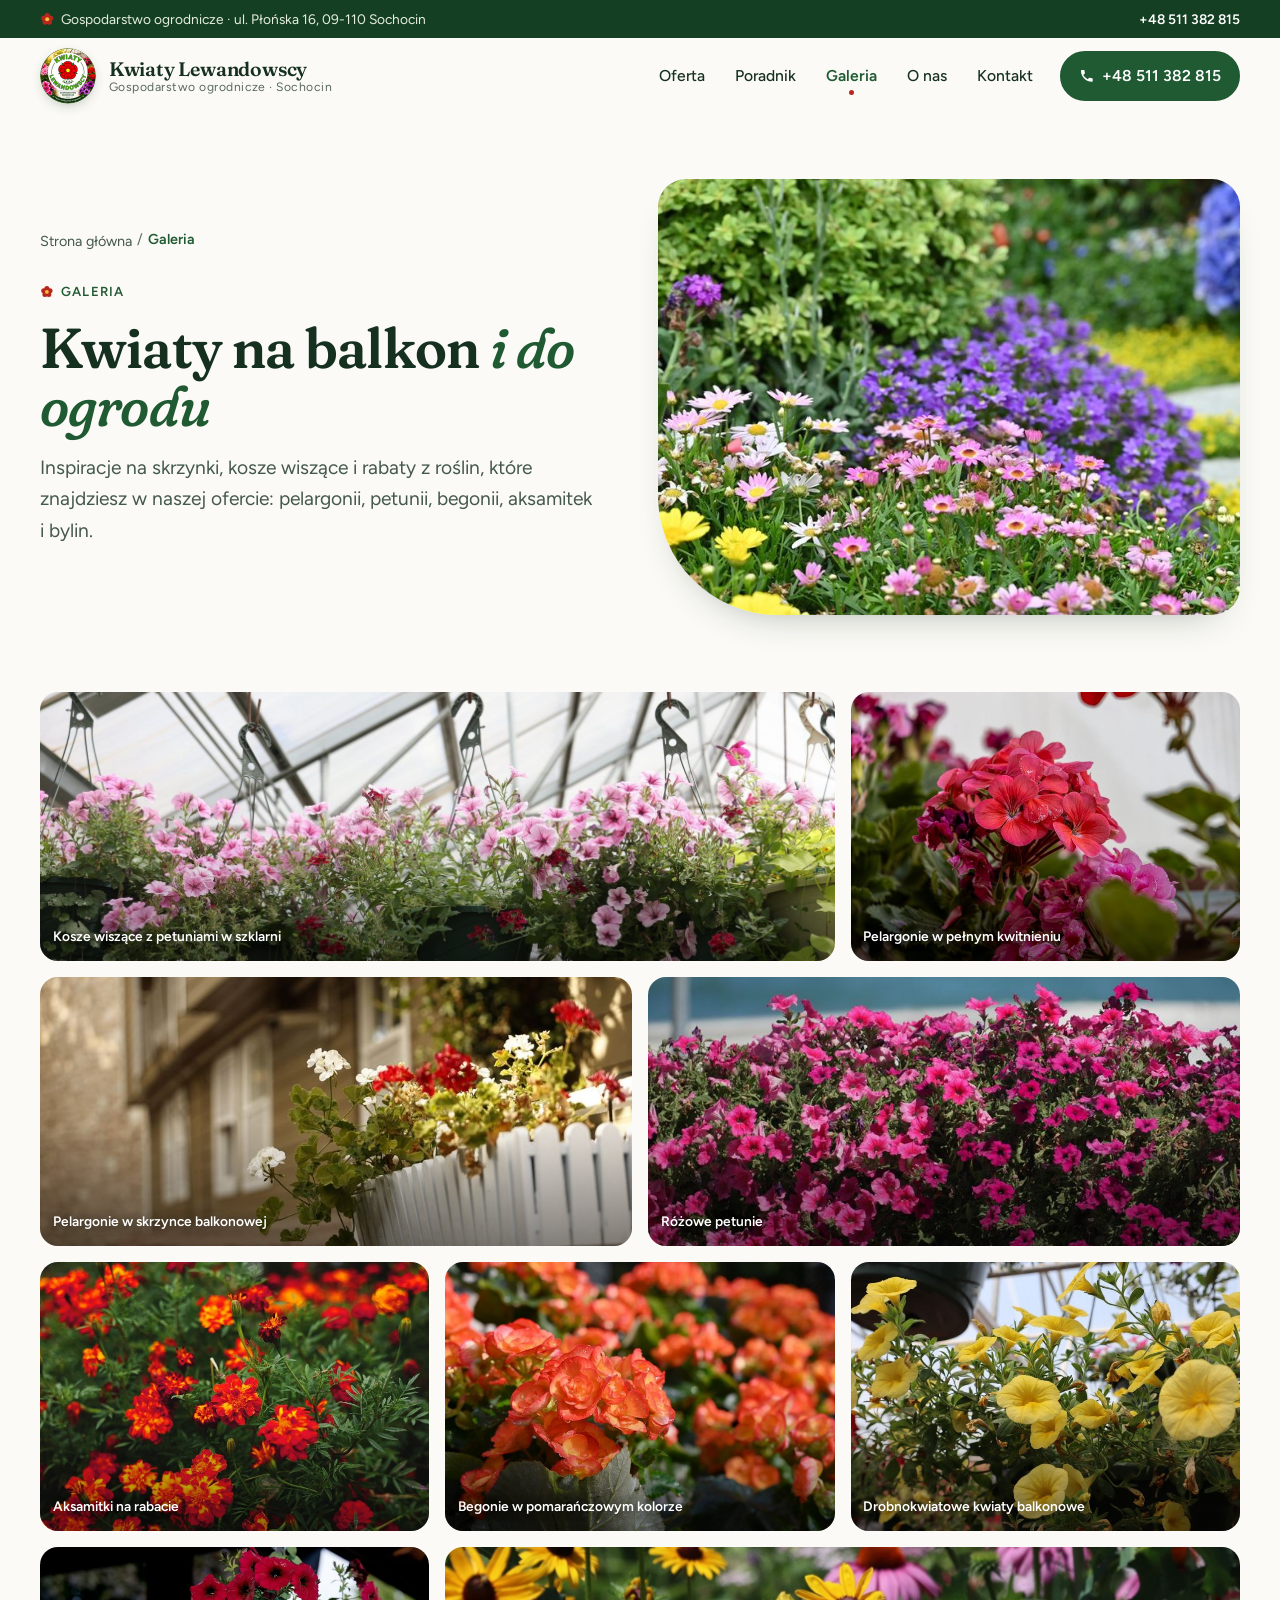
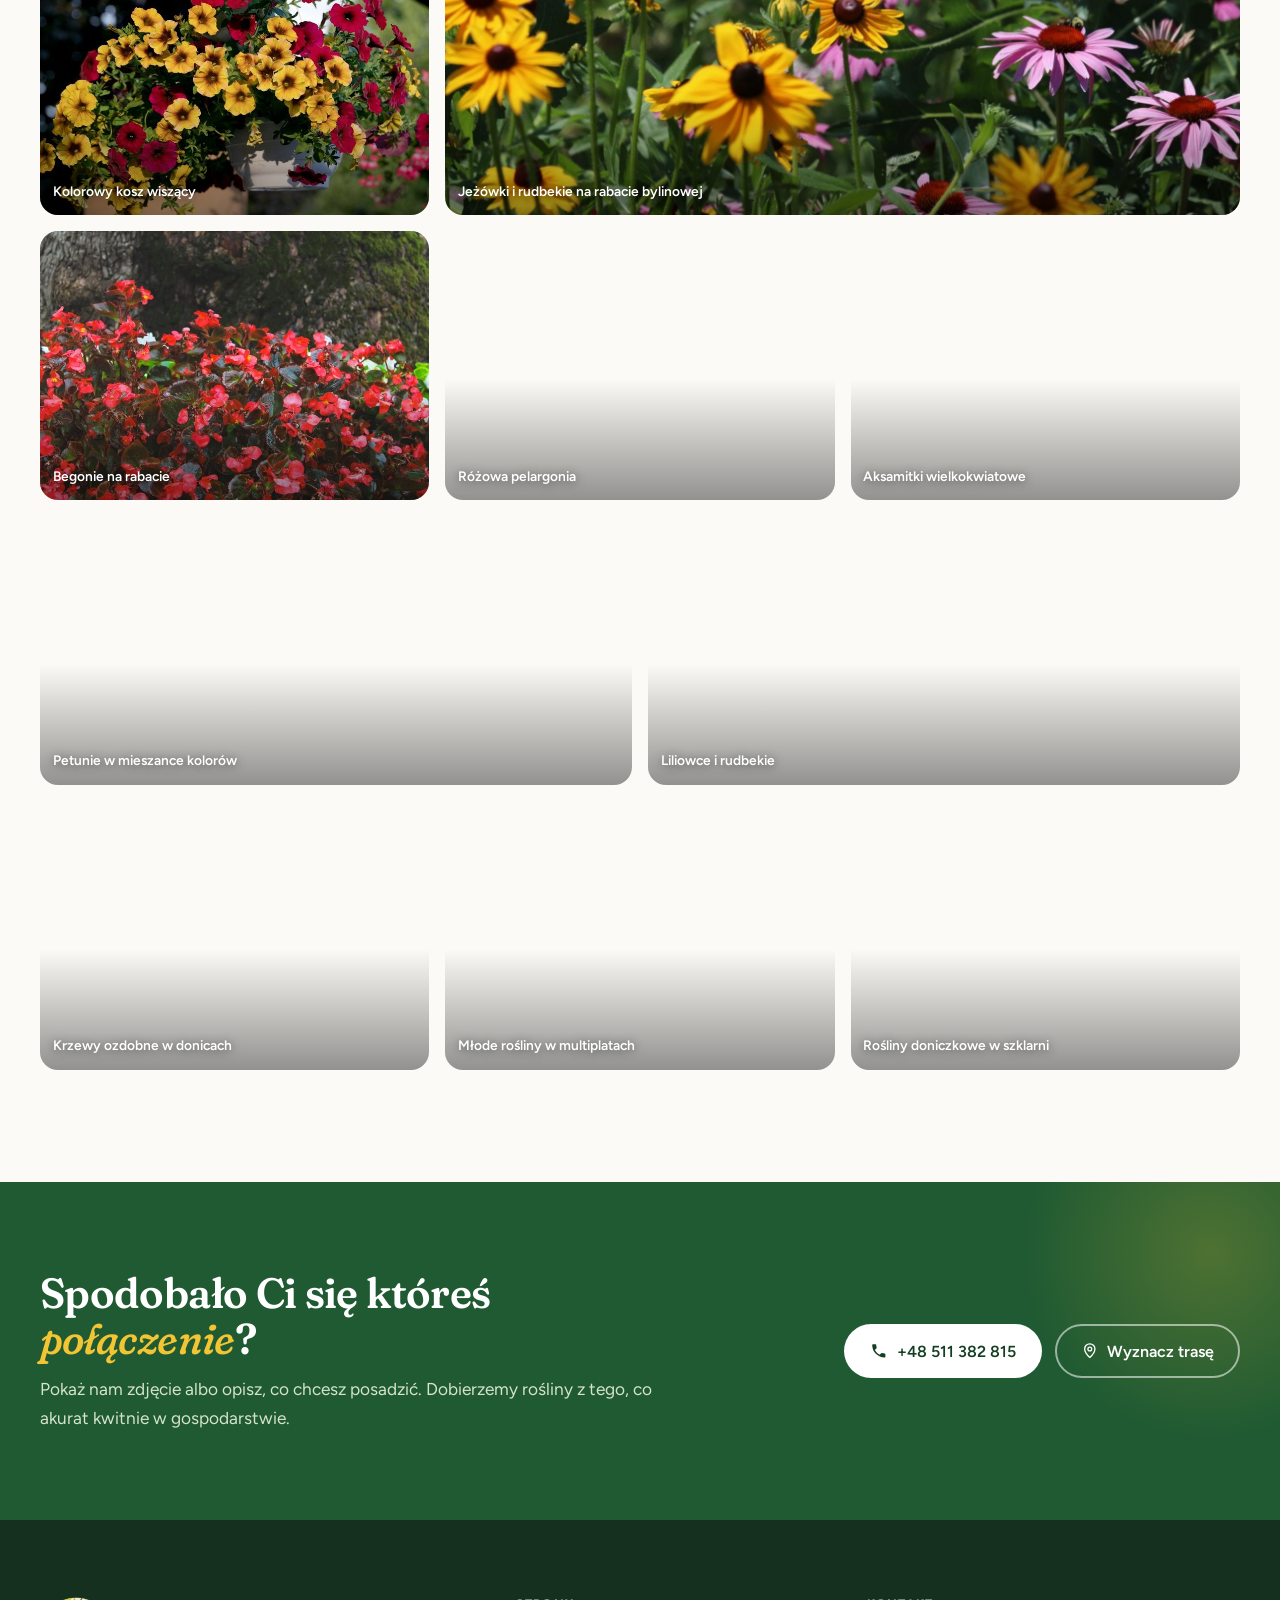
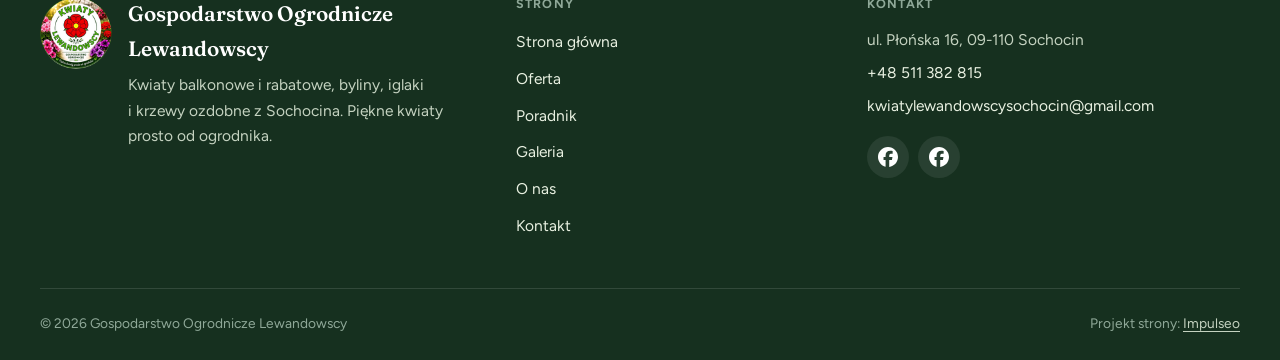
<file: galeria.html>
<!DOCTYPE html>
<html lang="pl">
<head>
<meta charset="UTF-8">
<meta name="viewport" content="width=device-width, initial-scale=1">
<title>Galeria: kwiaty na balkon i do ogrodu | Kwiaty Lewandowscy</title>
<meta name="description" content="Pomysły na skrzynki balkonowe, kosze wiszące i rabaty z pelargonii, petunii, begonii, aksamitek i bylin. Inspiracje od Gospodarstwa Ogrodniczego Lewandowscy.">
<link rel="canonical" href="https://impulseo-pl.github.io/lewandowscy-gospodarstwo-ogrodnicze/galeria.html">
<meta name="robots" content="noindex, nofollow">
<meta name="theme-color" content="#153F23">
<meta name="geo.region" content="PL-14">
<meta name="geo.placename" content="Sochocin">
<meta name="geo.position" content="52.68856;20.47088">
<meta name="ICBM" content="52.68856, 20.47088">
<meta property="og:type" content="website">
<meta property="og:locale" content="pl_PL">
<meta property="og:site_name" content="Kwiaty Lewandowscy">
<meta property="og:title" content="Galeria: kwiaty na balkon i do ogrodu | Kwiaty Lewandowscy">
<meta property="og:description" content="Pomysły na skrzynki balkonowe, kosze wiszące i rabaty z pelargonii, petunii, begonii, aksamitek i bylin. Inspiracje od Gospodarstwa Ogrodniczego Lewandowscy.">
<meta property="og:url" content="https://impulseo-pl.github.io/lewandowscy-gospodarstwo-ogrodnicze/galeria.html">
<meta property="og:image" content="https://impulseo-pl.github.io/lewandowscy-gospodarstwo-ogrodnicze/img/og.jpg">
<meta property="og:image:width" content="1200">
<meta property="og:image:height" content="630">
<meta property="og:image:alt" content="Kwiaty balkonowe w gospodarstwie Lewandowscy w Sochocinie">
<meta name="twitter:card" content="summary_large_image">
<link rel="icon" type="image/png" sizes="32x32" href="img/favicon-32.png">
<link rel="apple-touch-icon" href="img/apple-touch-icon.png">
<link rel="preconnect" href="https://fonts.googleapis.com">
<link rel="preconnect" href="https://fonts.gstatic.com" crossorigin>
<link href="https://fonts.googleapis.com/css2?family=Fraunces:ital,opsz,wght,SOFT,WONK@0,9..144,400..700,0..100,0..1;1,9..144,400..700,0..100,0..1&amp;family=Figtree:wght@400;500;600;700&amp;display=swap" rel="stylesheet">
<link rel="stylesheet" href="assets/styles.css?v=20260923">
<script type="application/ld+json">{"@context":"https://schema.org","@graph":[{"@type":"WebSite","@id":"https://impulseo-pl.github.io/lewandowscy-gospodarstwo-ogrodnicze/#strona","url":"https://impulseo-pl.github.io/lewandowscy-gospodarstwo-ogrodnicze/","name":"Kwiaty Lewandowscy","inLanguage":"pl-PL","publisher":{"@id":"https://impulseo-pl.github.io/lewandowscy-gospodarstwo-ogrodnicze/#firma"}},{"@type":"GardenStore","@id":"https://impulseo-pl.github.io/lewandowscy-gospodarstwo-ogrodnicze/#firma","name":"Gospodarstwo Ogrodnicze Lewandowscy","alternateName":["Kwiaty Lewandowscy","Lewandowscy Gospodarstwo Ogrodnicze"],"slogan":"Piękne kwiaty prosto od ogrodnika!","description":"Gospodarstwo ogrodnicze w Sochocinie. Od ponad 20 lat produkuje kwiaty balkonowe i rabatowe, byliny, iglaki i krzewy ozdobne.","url":"https://impulseo-pl.github.io/lewandowscy-gospodarstwo-ogrodnicze/","logo":"https://impulseo-pl.github.io/lewandowscy-gospodarstwo-ogrodnicze/img/logo.png","image":["https://impulseo-pl.github.io/lewandowscy-gospodarstwo-ogrodnicze/img/og.jpg","https://impulseo-pl.github.io/lewandowscy-gospodarstwo-ogrodnicze/img/hero.jpg"],"telephone":"+48511382815","email":"kwiatylewandowscysochocin@gmail.com","address":{"@type":"PostalAddress","streetAddress":"ul. Płońska 16","addressLocality":"Sochocin","postalCode":"09-110","addressRegion":"mazowieckie","addressCountry":"PL"},"geo":{"@type":"GeoCoordinates","latitude":52.6885649,"longitude":20.4708843},"hasMap":"https://www.google.com/maps/search/?api=1&query=ul.%20P%C5%82o%C5%84ska%2016%2C%2009-110%20Sochocin","areaServed":[{"@type":"City","name":"Sochocin"},{"@type":"AdministrativeArea","name":"powiat płoński"}],"knowsAbout":["kwiaty balkonowe","kwiaty rabatowe","pelargonie","begonie","aksamitki","Supertunia Vista","Millionbells","byliny","iglaki","krzewy ozdobne"],"sameAs":["https://www.facebook.com/p/Lewandowscy-Gospodarstwo-Ogrodnicze-100088673706979/","https://www.facebook.com/p/Gospodarstwo-Ogrodnicze-Lewandowscy-Kolonia-Sochocin-61589851108442/","https://www.facebook.com/p/Kwiaty-Gospodarstwo-Ogrodnicze-Lewandowscy-100071213671513/"]},{"@type":"WebPage","@id":"https://impulseo-pl.github.io/lewandowscy-gospodarstwo-ogrodnicze/galeria.html#webpage","url":"https://impulseo-pl.github.io/lewandowscy-gospodarstwo-ogrodnicze/galeria.html","name":"Galeria: kwiaty na balkon i do ogrodu | Kwiaty Lewandowscy","description":"Pomysły na skrzynki balkonowe, kosze wiszące i rabaty z pelargonii, petunii, begonii, aksamitek i bylin. Inspiracje od Gospodarstwa Ogrodniczego Lewandowscy.","inLanguage":"pl-PL","isPartOf":{"@id":"https://impulseo-pl.github.io/lewandowscy-gospodarstwo-ogrodnicze/#strona"},"about":{"@id":"https://impulseo-pl.github.io/lewandowscy-gospodarstwo-ogrodnicze/#firma"},"primaryImageOfPage":{"@type":"ImageObject","url":"https://impulseo-pl.github.io/lewandowscy-gospodarstwo-ogrodnicze/img/rabata-bylinowa.jpg"},"breadcrumb":{"@id":"https://impulseo-pl.github.io/lewandowscy-gospodarstwo-ogrodnicze/galeria.html#okruszki"}},{"@type":"BreadcrumbList","@id":"https://impulseo-pl.github.io/lewandowscy-gospodarstwo-ogrodnicze/galeria.html#okruszki","itemListElement":[{"@type":"ListItem","position":1,"name":"Strona główna","item":"https://impulseo-pl.github.io/lewandowscy-gospodarstwo-ogrodnicze/"},{"@type":"ListItem","position":2,"name":"Galeria","item":"https://impulseo-pl.github.io/lewandowscy-gospodarstwo-ogrodnicze/galeria.html"}]}]}</script>
</head>
<body>
<a class="skip" href="#tresc">Przejdź do treści</a>
<div class="topbar">
  <div class="wrap">
    <div class="tb-left"><svg class="rose-mark" viewBox="0 0 24 24" aria-hidden="true" focusable="false"><g fill="#B8261E"><circle cx="12" cy="6.2" r="4.4"/><circle cx="17.5" cy="10.2" r="4.4"/><circle cx="15.4" cy="16.7" r="4.4"/><circle cx="8.6" cy="16.7" r="4.4"/><circle cx="6.5" cy="10.2" r="4.4"/></g><circle cx="12" cy="12" r="3.3" fill="#F3C433"/></svg><span><span class="tb-hide">Gospodarstwo ogrodnicze · </span>ul. Płońska 16, 09-110 Sochocin</span></div>
    <a href="tel:+48511382815">+48 511 382 815</a>
  </div>
</div>
<header class="site-nav">
  <div class="wrap nav-inner">
    <a class="brand" href="index.html" aria-label="Kwiaty Lewandowscy - strona główna">
      <img class="brand-logo" src="img/logo-nav.png" width="112" height="112" alt="Logo Kwiaty Lewandowscy - Gospodarstwo Ogrodnicze">
      <span class="brand-txt"><span class="brand-name">Kwiaty Lewandowscy</span><span class="brand-sub">Gospodarstwo ogrodnicze · Sochocin</span></span>
    </a>
    <button class="nav-toggle" aria-label="Menu" aria-expanded="false" aria-controls="menu"><span></span><span></span><span></span></button>
    <nav class="nav-links" id="menu" aria-label="Menu główne">
      <a href="oferta.html">Oferta</a>
      <a href="poradnik.html">Poradnik</a>
      <a href="galeria.html" aria-current="page">Galeria</a>
      <a href="o-nas.html">O&nbsp;nas</a>
      <a href="kontakt.html">Kontakt</a>
      <a class="nav-cta" href="tel:+48511382815"><svg viewBox="0 0 24 24" fill="none" aria-hidden="true" focusable="false"><path d="M6.6 10.8a15.5 15.5 0 0 0 6.6 6.6l2.2-2.2a1 1 0 0 1 1-.24 11.4 11.4 0 0 0 3.6.58 1 1 0 0 1 1 1V20a1 1 0 0 1-1 1A17 17 0 0 1 3 4a1 1 0 0 1 1-1h3.5a1 1 0 0 1 1 1c0 1.25.2 2.46.58 3.6a1 1 0 0 1-.25 1l-2.23 2.2Z" fill="currentColor"/></svg><span>+48 511 382 815</span></a>
    </nav>
  </div>
</header>
<main id="tresc">
<section class="pagehead wrap">
  <img class="ph-img" src="img/rabata-bylinowa.jpg" srcset="img/rabata-bylinowa-800.jpg 800w, img/rabata-bylinowa.jpg 1880w" sizes="(max-width: 860px) 100vw, 52vw" width="1880" height="1255" alt="Kolorowa rabata z kwiatami i bylinami" fetchpriority="high" decoding="async">
  <div class="ph-copy">
    <nav class="crumbs" aria-label="Okruszki"><ol><li><a href="index.html">Strona główna</a></li><li><span aria-current="page">Galeria</span></li></ol></nav>
    <span class="eyebrow"><svg class="rose-mark" viewBox="0 0 24 24" aria-hidden="true" focusable="false"><g fill="#B8261E"><circle cx="12" cy="6.2" r="4.4"/><circle cx="17.5" cy="10.2" r="4.4"/><circle cx="15.4" cy="16.7" r="4.4"/><circle cx="8.6" cy="16.7" r="4.4"/><circle cx="6.5" cy="10.2" r="4.4"/></g><circle cx="12" cy="12" r="3.3" fill="#F3C433"/></svg>Galeria</span>
    <h1>Kwiaty na balkon <em>i&nbsp;do ogrodu</em></h1>
    <p class="lead">Inspiracje na skrzynki, kosze wiszące i&nbsp;rabaty z&nbsp;roślin, które znajdziesz w&nbsp;naszej ofercie: pelargonii, petunii, begonii, aksamitek i&nbsp;bylin.</p>
  </div>
</section>

<section class="sec" style="padding-top:0">
  <div class="wrap">
    <div class="mosaic">
      <figure class="wide rv"><img src="img/szklarnia-petunie-wiszace.jpg" srcset="img/szklarnia-petunie-wiszace-800.jpg 800w, img/szklarnia-petunie-wiszace.jpg 1600w" sizes="(max-width: 820px) 100vw, 66vw" width="1600" height="1067" alt="Kosze wiszące z petuniami w szklarni" decoding="async"><figcaption>Kosze wiszące z&nbsp;petuniami w&nbsp;szklarni</figcaption></figure>
      <figure class="rv"><img src="img/pelargonie-czerwone.jpg" srcset="img/pelargonie-czerwone-800.jpg 800w, img/pelargonie-czerwone.jpg 1600w" sizes="(max-width: 520px) 100vw, (max-width: 820px) 50vw, 33vw" width="1600" height="1066" alt="Pelargonie w pełnym kwitnieniu" decoding="async"><figcaption>Pelargonie w&nbsp;pełnym kwitnieniu</figcaption></figure>
      <figure class="half rv"><img src="img/skrzynka-balkonowa-pelargonie.jpg" srcset="img/skrzynka-balkonowa-pelargonie-800.jpg 800w, img/skrzynka-balkonowa-pelargonie.jpg 1600w" sizes="(max-width: 520px) 100vw, 50vw" width="1600" height="1066" alt="Pelargonie w skrzynce balkonowej" decoding="async"><figcaption>Pelargonie w&nbsp;skrzynce balkonowej</figcaption></figure>
      <figure class="half rv"><img src="img/petunie-rozowe.jpg" srcset="img/petunie-rozowe-800.jpg 800w, img/petunie-rozowe.jpg 1880w" sizes="(max-width: 520px) 100vw, 50vw" width="1880" height="1253" alt="Różowe petunie" decoding="async"><figcaption>Różowe petunie</figcaption></figure>
      <figure class="rv"><img src="img/aksamitki-rabata.jpg" srcset="img/aksamitki-rabata-800.jpg 800w, img/aksamitki-rabata.jpg 1600w" sizes="(max-width: 520px) 100vw, (max-width: 820px) 50vw, 33vw" width="1600" height="1066" alt="Aksamitki na rabacie" decoding="async"><figcaption>Aksamitki na rabacie</figcaption></figure>
      <figure class="rv"><img src="img/begonie-pomaranczowe.jpg" srcset="img/begonie-pomaranczowe-800.jpg 800w, img/begonie-pomaranczowe.jpg 1600w" sizes="(max-width: 520px) 100vw, (max-width: 820px) 50vw, 33vw" width="1600" height="1068" alt="Begonie w pomarańczowym kolorze" decoding="async"><figcaption>Begonie w&nbsp;pomarańczowym kolorze</figcaption></figure>
      <figure class="rv"><img src="img/kalibrachoa-zolta.jpg" srcset="img/kalibrachoa-zolta-800.jpg 800w, img/kalibrachoa-zolta.jpg 1600w" sizes="(max-width: 520px) 100vw, (max-width: 820px) 50vw, 33vw" width="1600" height="1066" alt="Drobnokwiatowe kwiaty balkonowe" decoding="async"><figcaption>Drobnokwiatowe kwiaty balkonowe</figcaption></figure>
      <figure class="rv"><img src="img/kosz-wiszacy-kalibrachoa.jpg" srcset="img/kosz-wiszacy-kalibrachoa-800.jpg 800w, img/kosz-wiszacy-kalibrachoa.jpg 1600w" sizes="(max-width: 520px) 100vw, (max-width: 820px) 50vw, 33vw" width="1600" height="1067" alt="Kolorowy kosz wiszący" decoding="async"><figcaption>Kolorowy kosz wiszący</figcaption></figure>
      <figure class="wide rv"><img src="img/byliny-jezowka-rudbekia.jpg" srcset="img/byliny-jezowka-rudbekia-800.jpg 800w, img/byliny-jezowka-rudbekia.jpg 1600w" sizes="(max-width: 820px) 100vw, 66vw" width="1600" height="1066" alt="Jeżówki i rudbekie na rabacie bylinowej" decoding="async"><figcaption>Jeżówki i&nbsp;rudbekie na rabacie bylinowej</figcaption></figure>
      <figure class="rv"><img src="img/begonie-rabatowe-czerwone.jpg" srcset="img/begonie-rabatowe-czerwone-800.jpg 800w, img/begonie-rabatowe-czerwone.jpg 1600w" sizes="(max-width: 520px) 100vw, (max-width: 820px) 50vw, 33vw" width="1600" height="1066" alt="Begonie na rabacie" decoding="async"><figcaption>Begonie na rabacie</figcaption></figure>
      <figure class="rv"><img src="img/pelargonia-rozowa.jpg" srcset="img/pelargonia-rozowa-800.jpg 800w, img/pelargonia-rozowa.jpg 1600w" sizes="(max-width: 520px) 100vw, (max-width: 820px) 50vw, 33vw" width="1600" height="1066" alt="Różowa pelargonia" decoding="async"><figcaption>Różowa pelargonia</figcaption></figure>
      <figure class="rv"><img src="img/aksamitki-wielkokwiatowe.jpg" srcset="img/aksamitki-wielkokwiatowe-800.jpg 800w, img/aksamitki-wielkokwiatowe.jpg 1600w" sizes="(max-width: 520px) 100vw, (max-width: 820px) 50vw, 33vw" width="1600" height="1066" alt="Aksamitki wielkokwiatowe" loading="lazy" decoding="async"><figcaption>Aksamitki wielkokwiatowe</figcaption></figure>
      <figure class="half rv"><img src="img/petunie-kolorowe.jpg" srcset="img/petunie-kolorowe-800.jpg 800w, img/petunie-kolorowe.jpg 1600w" sizes="(max-width: 520px) 100vw, 50vw" width="1600" height="1066" alt="Petunie w mieszance kolorów" loading="lazy" decoding="async"><figcaption>Petunie w&nbsp;mieszance kolorów</figcaption></figure>
      <figure class="half rv"><img src="img/byliny-rudbekia-liliowce.jpg" srcset="img/byliny-rudbekia-liliowce-800.jpg 800w, img/byliny-rudbekia-liliowce.jpg 1600w" sizes="(max-width: 520px) 100vw, 50vw" width="1600" height="1066" alt="Liliowce i rudbekie" loading="lazy" decoding="async"><figcaption>Liliowce i&nbsp;rudbekie</figcaption></figure>
      <figure class="rv"><img src="img/szkolka-krzewy-w-donicach.jpg" srcset="img/szkolka-krzewy-w-donicach-800.jpg 800w, img/szkolka-krzewy-w-donicach.jpg 1880w" sizes="(max-width: 520px) 100vw, (max-width: 820px) 50vw, 33vw" width="1880" height="1253" alt="Krzewy ozdobne w donicach" loading="lazy" decoding="async"><figcaption>Krzewy ozdobne w&nbsp;donicach</figcaption></figure>
      <figure class="rv"><img src="img/rozsady-kwiatow.jpg" srcset="img/rozsady-kwiatow-800.jpg 800w, img/rozsady-kwiatow.jpg 1600w" sizes="(max-width: 520px) 100vw, (max-width: 820px) 50vw, 33vw" width="1600" height="1065" alt="Młode rośliny w multiplatach" loading="lazy" decoding="async"><figcaption>Młode rośliny w&nbsp;multiplatach</figcaption></figure>
      <figure class="rv"><img src="img/szklarnia-rosliny-doniczkowe.jpg" srcset="img/szklarnia-rosliny-doniczkowe-800.jpg 800w, img/szklarnia-rosliny-doniczkowe.jpg 1600w" sizes="(max-width: 520px) 100vw, (max-width: 820px) 50vw, 33vw" width="1600" height="1066" alt="Rośliny doniczkowe w szklarni" loading="lazy" decoding="async"><figcaption>Rośliny doniczkowe w&nbsp;szklarni</figcaption></figure>
    </div>
  </div>
</section>

<section class="cta">
  <div class="wrap">
    <div class="rv">
      <h2>Spodobało Ci się któreś <em>połączenie</em>?</h2>
      <p>Pokaż nam zdjęcie albo opisz, co chcesz posadzić. Dobierzemy rośliny z&nbsp;tego, co akurat kwitnie w&nbsp;gospodarstwie.</p>
    </div>
    <div class="cta-actions rv">
      <a class="btn btn-light" href="tel:+48511382815"><svg viewBox="0 0 24 24" fill="none" aria-hidden="true" focusable="false"><path d="M6.6 10.8a15.5 15.5 0 0 0 6.6 6.6l2.2-2.2a1 1 0 0 1 1-.24 11.4 11.4 0 0 0 3.6.58 1 1 0 0 1 1 1V20a1 1 0 0 1-1 1A17 17 0 0 1 3 4a1 1 0 0 1 1-1h3.5a1 1 0 0 1 1 1c0 1.25.2 2.46.58 3.6a1 1 0 0 1-.25 1l-2.23 2.2Z" fill="currentColor"/></svg>+48 511 382 815</a>
      <a class="btn btn-ghost-light" href="https://www.google.com/maps/dir/?api=1&amp;destination=ul.%20P%C5%82o%C5%84ska%2016%2C%2009-110%20Sochocin" target="_blank" rel="noopener"><svg viewBox="0 0 24 24" fill="none" aria-hidden="true" focusable="false"><path d="M12 21s-7-6.2-7-11.5A7 7 0 0 1 19 9.5C19 14.8 12 21 12 21Z" stroke="currentColor" stroke-width="1.8" stroke-linejoin="round"/><circle cx="12" cy="9.5" r="2.6" stroke="currentColor" stroke-width="1.8"/></svg>Wyznacz trasę</a>
    </div>
  </div>
</section>
</main>

<footer>
  <div class="wrap">
    <div class="foot-grid">
      <div class="foot-brand">
        <img src="img/logo-nav.png" width="112" height="112" alt="" loading="lazy" decoding="async">
        <div>
          <div class="foot-name">Gospodarstwo Ogrodnicze Lewandowscy</div>
          <p>Kwiaty balkonowe i&nbsp;rabatowe, byliny, iglaki i&nbsp;krzewy ozdobne z&nbsp;Sochocina. Piękne kwiaty prosto od ogrodnika.</p>
        </div>
      </div>
      <div>
        <h2>Strony</h2>
        <ul class="foot-links">
          <li><a href="index.html">Strona główna</a></li>
          <li><a href="oferta.html">Oferta</a></li>
          <li><a href="poradnik.html">Poradnik</a></li>
          <li><a href="galeria.html">Galeria</a></li>
          <li><a href="o-nas.html">O&nbsp;nas</a></li>
          <li><a href="kontakt.html">Kontakt</a></li>
        </ul>
      </div>
      <div>
        <h2>Kontakt</h2>
        <address>
          <span>ul. Płońska 16, 09-110 Sochocin</span>
          <a href="tel:+48511382815">+48 511 382 815</a>
          <a href="mailto:kwiatylewandowscysochocin@gmail.com">kwiatylewandowscysochocin@gmail.com</a>
        </address>
        <div class="foot-soc">
          <a class="soc" href="https://www.facebook.com/p/Lewandowscy-Gospodarstwo-Ogrodnicze-100088673706979/" target="_blank" rel="noopener" aria-label="Facebook - Lewandowscy Gospodarstwo Ogrodnicze"><svg viewBox="0 0 24 24" aria-hidden="true" focusable="false"><path d="M9.101 23.691v-7.98H6.627v-3.667h2.474v-1.58c0-4.085 1.848-5.978 5.858-5.978.401 0 .955.042 1.468.103a8.68 8.68 0 0 1 1.141.195v3.325a8.623 8.623 0 0 0-.653-.036 26.805 26.805 0 0 0-.733-.009c-.707 0-1.259.096-1.675.309a1.686 1.686 0 0 0-.679.622c-.258.42-.374.995-.374 1.752v1.297h3.919l-.386 2.103-.287 1.564h-3.246v8.245C19.396 23.238 24 18.179 24 12.044c0-6.627-5.373-12-12-12s-12 5.373-12 12c0 5.628 3.874 10.35 9.101 11.647Z" fill="currentColor"/></svg></a>
          <a class="soc" href="https://www.facebook.com/p/Gospodarstwo-Ogrodnicze-Lewandowscy-Kolonia-Sochocin-61589851108442/" target="_blank" rel="noopener" aria-label="Facebook - Gospodarstwo Ogrodnicze Lewandowscy, Kolonia Sochocin"><svg viewBox="0 0 24 24" aria-hidden="true" focusable="false"><path d="M9.101 23.691v-7.98H6.627v-3.667h2.474v-1.58c0-4.085 1.848-5.978 5.858-5.978.401 0 .955.042 1.468.103a8.68 8.68 0 0 1 1.141.195v3.325a8.623 8.623 0 0 0-.653-.036 26.805 26.805 0 0 0-.733-.009c-.707 0-1.259.096-1.675.309a1.686 1.686 0 0 0-.679.622c-.258.42-.374.995-.374 1.752v1.297h3.919l-.386 2.103-.287 1.564h-3.246v8.245C19.396 23.238 24 18.179 24 12.044c0-6.627-5.373-12-12-12s-12 5.373-12 12c0 5.628 3.874 10.35 9.101 11.647Z" fill="currentColor"/></svg></a>
        </div>
      </div>
    </div>
    <div class="foot-bot">
      <span>© 2026 Gospodarstwo Ogrodnicze Lewandowscy</span>
      <span>Projekt strony: <a class="foot-credit" href="https://impulseo.pl" target="_blank" rel="noopener">Impulseo</a></span>
    </div>
  </div>
</footer>
<div class="sticky-reserve"><a class="sr-call" href="tel:+48511382815"><svg viewBox="0 0 24 24" fill="none" aria-hidden="true" focusable="false"><path d="M6.6 10.8a15.5 15.5 0 0 0 6.6 6.6l2.2-2.2a1 1 0 0 1 1-.24 11.4 11.4 0 0 0 3.6.58 1 1 0 0 1 1 1V20a1 1 0 0 1-1 1A17 17 0 0 1 3 4a1 1 0 0 1 1-1h3.5a1 1 0 0 1 1 1c0 1.25.2 2.46.58 3.6a1 1 0 0 1-.25 1l-2.23 2.2Z" fill="currentColor"/></svg>Zadzwoń</a><a class="sr-map" href="https://www.google.com/maps/dir/?api=1&amp;destination=ul.%20P%C5%82o%C5%84ska%2016%2C%2009-110%20Sochocin" target="_blank" rel="noopener"><svg viewBox="0 0 24 24" fill="none" aria-hidden="true" focusable="false"><path d="M12 21s-7-6.2-7-11.5A7 7 0 0 1 19 9.5C19 14.8 12 21 12 21Z" stroke="currentColor" stroke-width="1.8" stroke-linejoin="round"/><circle cx="12" cy="9.5" r="2.6" stroke="currentColor" stroke-width="1.8"/></svg>Dojazd</a></div>
<div class="demo-wazne" data-do="2026-09-29" data-cykl="3" hidden><svg class="dw-ico" width="13" height="13" viewBox="0 0 24 24" fill="none" aria-hidden="true"><circle cx="12" cy="12" r="8.6" stroke="currentColor" stroke-width="1.8"/><path d="M12 7.2V12l3.3 2" stroke="currentColor" stroke-width="1.8" stroke-linecap="round"/></svg><span class="dw-txt"></span></div>

<script src="assets/main.js?v=20260923"></script>
</body>
</html>
</file>
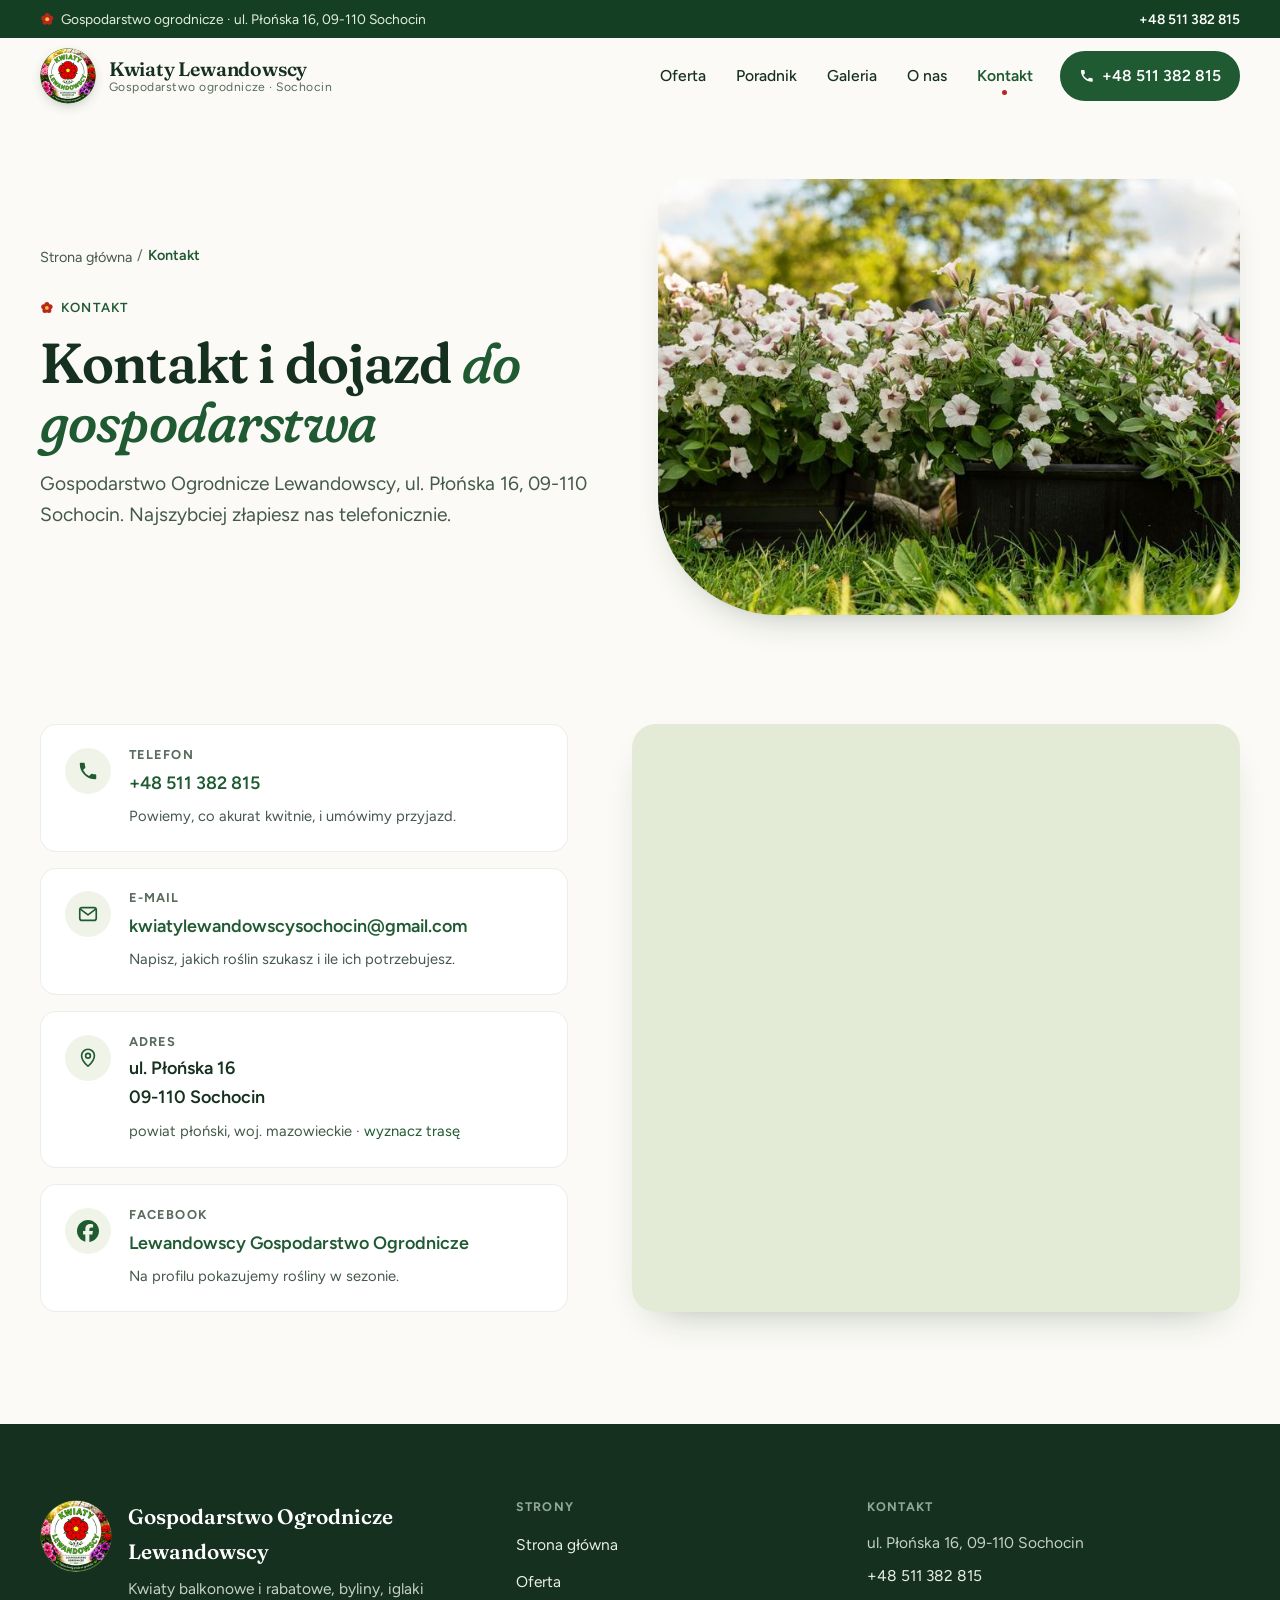
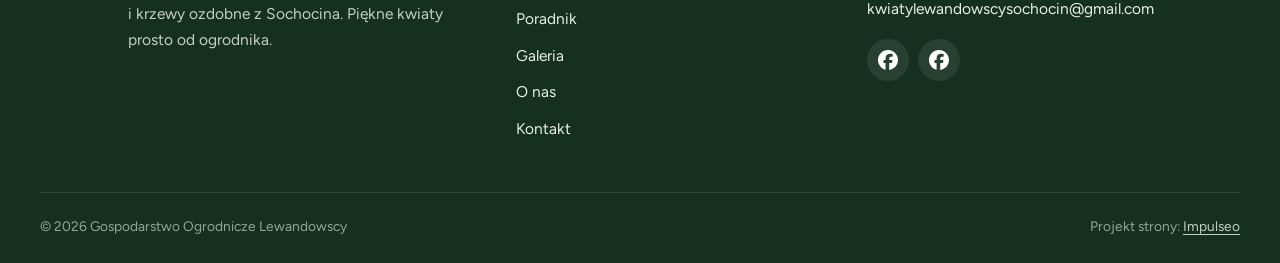
<file: kontakt.html>
<!DOCTYPE html>
<html lang="pl">
<head>
<meta charset="UTF-8">
<meta name="viewport" content="width=device-width, initial-scale=1">
<title>Kontakt i dojazd - Kwiaty Lewandowscy, Sochocin</title>
<meta name="description" content="Gospodarstwo Ogrodnicze Lewandowscy, ul. Płońska 16, 09-110 Sochocin. Telefon +48 511 382 815, e-mail i mapa dojazdu.">
<link rel="canonical" href="https://impulseo-pl.github.io/lewandowscy-gospodarstwo-ogrodnicze/kontakt.html">
<meta name="robots" content="noindex, nofollow">
<meta name="theme-color" content="#153F23">
<meta name="geo.region" content="PL-14">
<meta name="geo.placename" content="Sochocin">
<meta name="geo.position" content="52.68856;20.47088">
<meta name="ICBM" content="52.68856, 20.47088">
<meta property="og:type" content="website">
<meta property="og:locale" content="pl_PL">
<meta property="og:site_name" content="Kwiaty Lewandowscy">
<meta property="og:title" content="Kontakt i dojazd - Kwiaty Lewandowscy, Sochocin">
<meta property="og:description" content="Gospodarstwo Ogrodnicze Lewandowscy, ul. Płońska 16, 09-110 Sochocin. Telefon +48 511 382 815, e-mail i mapa dojazdu.">
<meta property="og:url" content="https://impulseo-pl.github.io/lewandowscy-gospodarstwo-ogrodnicze/kontakt.html">
<meta property="og:image" content="https://impulseo-pl.github.io/lewandowscy-gospodarstwo-ogrodnicze/img/og.jpg">
<meta property="og:image:width" content="1200">
<meta property="og:image:height" content="630">
<meta property="og:image:alt" content="Kwiaty balkonowe w gospodarstwie Lewandowscy w Sochocinie">
<meta name="twitter:card" content="summary_large_image">
<link rel="icon" type="image/png" sizes="32x32" href="img/favicon-32.png">
<link rel="apple-touch-icon" href="img/apple-touch-icon.png">
<link rel="preconnect" href="https://fonts.googleapis.com">
<link rel="preconnect" href="https://fonts.gstatic.com" crossorigin>
<link href="https://fonts.googleapis.com/css2?family=Fraunces:ital,opsz,wght,SOFT,WONK@0,9..144,400..700,0..100,0..1;1,9..144,400..700,0..100,0..1&amp;family=Figtree:wght@400;500;600;700&amp;display=swap" rel="stylesheet">
<link rel="stylesheet" href="assets/styles.css?v=20260923">
<script type="application/ld+json">{"@context":"https://schema.org","@graph":[{"@type":"WebSite","@id":"https://impulseo-pl.github.io/lewandowscy-gospodarstwo-ogrodnicze/#strona","url":"https://impulseo-pl.github.io/lewandowscy-gospodarstwo-ogrodnicze/","name":"Kwiaty Lewandowscy","inLanguage":"pl-PL","publisher":{"@id":"https://impulseo-pl.github.io/lewandowscy-gospodarstwo-ogrodnicze/#firma"}},{"@type":"GardenStore","@id":"https://impulseo-pl.github.io/lewandowscy-gospodarstwo-ogrodnicze/#firma","name":"Gospodarstwo Ogrodnicze Lewandowscy","alternateName":["Kwiaty Lewandowscy","Lewandowscy Gospodarstwo Ogrodnicze"],"slogan":"Piękne kwiaty prosto od ogrodnika!","description":"Gospodarstwo ogrodnicze w Sochocinie. Od ponad 20 lat produkuje kwiaty balkonowe i rabatowe, byliny, iglaki i krzewy ozdobne.","url":"https://impulseo-pl.github.io/lewandowscy-gospodarstwo-ogrodnicze/","logo":"https://impulseo-pl.github.io/lewandowscy-gospodarstwo-ogrodnicze/img/logo.png","image":["https://impulseo-pl.github.io/lewandowscy-gospodarstwo-ogrodnicze/img/og.jpg","https://impulseo-pl.github.io/lewandowscy-gospodarstwo-ogrodnicze/img/hero.jpg"],"telephone":"+48511382815","email":"kwiatylewandowscysochocin@gmail.com","address":{"@type":"PostalAddress","streetAddress":"ul. Płońska 16","addressLocality":"Sochocin","postalCode":"09-110","addressRegion":"mazowieckie","addressCountry":"PL"},"geo":{"@type":"GeoCoordinates","latitude":52.6885649,"longitude":20.4708843},"hasMap":"https://www.google.com/maps/search/?api=1&query=ul.%20P%C5%82o%C5%84ska%2016%2C%2009-110%20Sochocin","areaServed":[{"@type":"City","name":"Sochocin"},{"@type":"AdministrativeArea","name":"powiat płoński"}],"knowsAbout":["kwiaty balkonowe","kwiaty rabatowe","pelargonie","begonie","aksamitki","Supertunia Vista","Millionbells","byliny","iglaki","krzewy ozdobne"],"sameAs":["https://www.facebook.com/p/Lewandowscy-Gospodarstwo-Ogrodnicze-100088673706979/","https://www.facebook.com/p/Gospodarstwo-Ogrodnicze-Lewandowscy-Kolonia-Sochocin-61589851108442/","https://www.facebook.com/p/Kwiaty-Gospodarstwo-Ogrodnicze-Lewandowscy-100071213671513/"]},{"@type":"WebPage","@id":"https://impulseo-pl.github.io/lewandowscy-gospodarstwo-ogrodnicze/kontakt.html#webpage","url":"https://impulseo-pl.github.io/lewandowscy-gospodarstwo-ogrodnicze/kontakt.html","name":"Kontakt i dojazd - Kwiaty Lewandowscy, Sochocin","description":"Gospodarstwo Ogrodnicze Lewandowscy, ul. Płońska 16, 09-110 Sochocin. Telefon +48 511 382 815, e-mail i mapa dojazdu.","inLanguage":"pl-PL","isPartOf":{"@id":"https://impulseo-pl.github.io/lewandowscy-gospodarstwo-ogrodnicze/#strona"},"about":{"@id":"https://impulseo-pl.github.io/lewandowscy-gospodarstwo-ogrodnicze/#firma"},"primaryImageOfPage":{"@type":"ImageObject","url":"https://impulseo-pl.github.io/lewandowscy-gospodarstwo-ogrodnicze/img/petunie-biale-skrzynki.jpg"},"breadcrumb":{"@id":"https://impulseo-pl.github.io/lewandowscy-gospodarstwo-ogrodnicze/kontakt.html#okruszki"}},{"@type":"BreadcrumbList","@id":"https://impulseo-pl.github.io/lewandowscy-gospodarstwo-ogrodnicze/kontakt.html#okruszki","itemListElement":[{"@type":"ListItem","position":1,"name":"Strona główna","item":"https://impulseo-pl.github.io/lewandowscy-gospodarstwo-ogrodnicze/"},{"@type":"ListItem","position":2,"name":"Kontakt","item":"https://impulseo-pl.github.io/lewandowscy-gospodarstwo-ogrodnicze/kontakt.html"}]}]}</script>
</head>
<body>
<a class="skip" href="#tresc">Przejdź do treści</a>
<div class="topbar">
  <div class="wrap">
    <div class="tb-left"><svg class="rose-mark" viewBox="0 0 24 24" aria-hidden="true" focusable="false"><g fill="#B8261E"><circle cx="12" cy="6.2" r="4.4"/><circle cx="17.5" cy="10.2" r="4.4"/><circle cx="15.4" cy="16.7" r="4.4"/><circle cx="8.6" cy="16.7" r="4.4"/><circle cx="6.5" cy="10.2" r="4.4"/></g><circle cx="12" cy="12" r="3.3" fill="#F3C433"/></svg><span><span class="tb-hide">Gospodarstwo ogrodnicze · </span>ul. Płońska 16, 09-110 Sochocin</span></div>
    <a href="tel:+48511382815">+48 511 382 815</a>
  </div>
</div>
<header class="site-nav">
  <div class="wrap nav-inner">
    <a class="brand" href="index.html" aria-label="Kwiaty Lewandowscy - strona główna">
      <img class="brand-logo" src="img/logo-nav.png" width="112" height="112" alt="Logo Kwiaty Lewandowscy - Gospodarstwo Ogrodnicze">
      <span class="brand-txt"><span class="brand-name">Kwiaty Lewandowscy</span><span class="brand-sub">Gospodarstwo ogrodnicze · Sochocin</span></span>
    </a>
    <button class="nav-toggle" aria-label="Menu" aria-expanded="false" aria-controls="menu"><span></span><span></span><span></span></button>
    <nav class="nav-links" id="menu" aria-label="Menu główne">
      <a href="oferta.html">Oferta</a>
      <a href="poradnik.html">Poradnik</a>
      <a href="galeria.html">Galeria</a>
      <a href="o-nas.html">O&nbsp;nas</a>
      <a href="kontakt.html" aria-current="page">Kontakt</a>
      <a class="nav-cta" href="tel:+48511382815"><svg viewBox="0 0 24 24" fill="none" aria-hidden="true" focusable="false"><path d="M6.6 10.8a15.5 15.5 0 0 0 6.6 6.6l2.2-2.2a1 1 0 0 1 1-.24 11.4 11.4 0 0 0 3.6.58 1 1 0 0 1 1 1V20a1 1 0 0 1-1 1A17 17 0 0 1 3 4a1 1 0 0 1 1-1h3.5a1 1 0 0 1 1 1c0 1.25.2 2.46.58 3.6a1 1 0 0 1-.25 1l-2.23 2.2Z" fill="currentColor"/></svg><span>+48 511 382 815</span></a>
    </nav>
  </div>
</header>
<main id="tresc">
<section class="pagehead wrap">
  <img class="ph-img" src="img/petunie-biale-skrzynki.jpg" srcset="img/petunie-biale-skrzynki-800.jpg 800w, img/petunie-biale-skrzynki.jpg 1880w" sizes="(max-width: 860px) 100vw, 52vw" width="1880" height="1253" alt="Białe petunie w skrzynkach na trawie" fetchpriority="high" decoding="async">
  <div class="ph-copy">
    <nav class="crumbs" aria-label="Okruszki"><ol><li><a href="index.html">Strona główna</a></li><li><span aria-current="page">Kontakt</span></li></ol></nav>
    <span class="eyebrow"><svg class="rose-mark" viewBox="0 0 24 24" aria-hidden="true" focusable="false"><g fill="#B8261E"><circle cx="12" cy="6.2" r="4.4"/><circle cx="17.5" cy="10.2" r="4.4"/><circle cx="15.4" cy="16.7" r="4.4"/><circle cx="8.6" cy="16.7" r="4.4"/><circle cx="6.5" cy="10.2" r="4.4"/></g><circle cx="12" cy="12" r="3.3" fill="#F3C433"/></svg>Kontakt</span>
    <h1>Kontakt i&nbsp;dojazd <em>do gospodarstwa</em></h1>
    <p class="lead">Gospodarstwo Ogrodnicze Lewandowscy, ul. Płońska 16, 09-110 Sochocin. Najszybciej złapiesz nas telefonicznie.</p>
  </div>
</section>

<section class="sec" style="padding-top:clamp(1rem,3vw,2rem)">
  <div class="wrap contact-grid">
    <div class="c-cards">
      <div class="c-card rv"><span class="c-ico"><svg viewBox="0 0 24 24" fill="none" aria-hidden="true" focusable="false"><path d="M6.6 10.8a15.5 15.5 0 0 0 6.6 6.6l2.2-2.2a1 1 0 0 1 1-.24 11.4 11.4 0 0 0 3.6.58 1 1 0 0 1 1 1V20a1 1 0 0 1-1 1A17 17 0 0 1 3 4a1 1 0 0 1 1-1h3.5a1 1 0 0 1 1 1c0 1.25.2 2.46.58 3.6a1 1 0 0 1-.25 1l-2.23 2.2Z" fill="currentColor"/></svg></span><div><h2>Telefon</h2><p><a href="tel:+48511382815">+48 511 382 815</a></p><p class="small">Powiemy, co akurat kwitnie, i&nbsp;umówimy przyjazd.</p></div></div>
      <div class="c-card rv"><span class="c-ico"><svg viewBox="0 0 24 24" fill="none" aria-hidden="true" focusable="false"><rect x="3" y="5" width="18" height="14" rx="2.5" stroke="currentColor" stroke-width="1.8"/><path d="m4 7 8 6 8-6" stroke="currentColor" stroke-width="1.8" stroke-linecap="round" stroke-linejoin="round"/></svg></span><div><h2>E-mail</h2><p style="word-break:break-all"><a href="mailto:kwiatylewandowscysochocin@gmail.com">kwiatylewandowscysochocin@gmail.com</a></p><p class="small">Napisz, jakich roślin szukasz i&nbsp;ile ich potrzebujesz.</p></div></div>
      <div class="c-card rv"><span class="c-ico"><svg viewBox="0 0 24 24" fill="none" aria-hidden="true" focusable="false"><path d="M12 21s-7-6.2-7-11.5A7 7 0 0 1 19 9.5C19 14.8 12 21 12 21Z" stroke="currentColor" stroke-width="1.8" stroke-linejoin="round"/><circle cx="12" cy="9.5" r="2.6" stroke="currentColor" stroke-width="1.8"/></svg></span><div><h2>Adres</h2><address>ul. Płońska 16<br>09-110 Sochocin</address><p class="small">powiat płoński, woj. mazowieckie · <a href="https://www.google.com/maps/dir/?api=1&amp;destination=ul.%20P%C5%82o%C5%84ska%2016%2C%2009-110%20Sochocin" target="_blank" rel="noopener">wyznacz trasę</a></p></div></div>
      <div class="c-card rv"><span class="c-ico"><svg viewBox="0 0 24 24" aria-hidden="true" focusable="false"><path d="M9.101 23.691v-7.98H6.627v-3.667h2.474v-1.58c0-4.085 1.848-5.978 5.858-5.978.401 0 .955.042 1.468.103a8.68 8.68 0 0 1 1.141.195v3.325a8.623 8.623 0 0 0-.653-.036 26.805 26.805 0 0 0-.733-.009c-.707 0-1.259.096-1.675.309a1.686 1.686 0 0 0-.679.622c-.258.42-.374.995-.374 1.752v1.297h3.919l-.386 2.103-.287 1.564h-3.246v8.245C19.396 23.238 24 18.179 24 12.044c0-6.627-5.373-12-12-12s-12 5.373-12 12c0 5.628 3.874 10.35 9.101 11.647Z" fill="currentColor"/></svg></span><div><h2>Facebook</h2><p><a href="https://www.facebook.com/p/Lewandowscy-Gospodarstwo-Ogrodnicze-100088673706979/" target="_blank" rel="noopener">Lewandowscy Gospodarstwo Ogrodnicze</a></p><p class="small">Na profilu pokazujemy rośliny w&nbsp;sezonie.</p></div></div>
    </div>
    <div class="map rv">
      <iframe src="https://maps.google.com/maps?q=ul.%20P%C5%82o%C5%84ska%2016%2C%2009-110%20Sochocin&amp;z=15&amp;output=embed" title="Mapa dojazdu: Gospodarstwo Ogrodnicze Lewandowscy, ul. Płońska 16, 09-110 Sochocin" loading="lazy" referrerpolicy="no-referrer-when-downgrade" allowfullscreen></iframe>
    </div>
  </div>
</section>
</main>

<footer>
  <div class="wrap">
    <div class="foot-grid">
      <div class="foot-brand">
        <img src="img/logo-nav.png" width="112" height="112" alt="" loading="lazy" decoding="async">
        <div>
          <div class="foot-name">Gospodarstwo Ogrodnicze Lewandowscy</div>
          <p>Kwiaty balkonowe i&nbsp;rabatowe, byliny, iglaki i&nbsp;krzewy ozdobne z&nbsp;Sochocina. Piękne kwiaty prosto od ogrodnika.</p>
        </div>
      </div>
      <div>
        <h2>Strony</h2>
        <ul class="foot-links">
          <li><a href="index.html">Strona główna</a></li>
          <li><a href="oferta.html">Oferta</a></li>
          <li><a href="poradnik.html">Poradnik</a></li>
          <li><a href="galeria.html">Galeria</a></li>
          <li><a href="o-nas.html">O&nbsp;nas</a></li>
          <li><a href="kontakt.html">Kontakt</a></li>
        </ul>
      </div>
      <div>
        <h2>Kontakt</h2>
        <address>
          <span>ul. Płońska 16, 09-110 Sochocin</span>
          <a href="tel:+48511382815">+48 511 382 815</a>
          <a href="mailto:kwiatylewandowscysochocin@gmail.com">kwiatylewandowscysochocin@gmail.com</a>
        </address>
        <div class="foot-soc">
          <a class="soc" href="https://www.facebook.com/p/Lewandowscy-Gospodarstwo-Ogrodnicze-100088673706979/" target="_blank" rel="noopener" aria-label="Facebook - Lewandowscy Gospodarstwo Ogrodnicze"><svg viewBox="0 0 24 24" aria-hidden="true" focusable="false"><path d="M9.101 23.691v-7.98H6.627v-3.667h2.474v-1.58c0-4.085 1.848-5.978 5.858-5.978.401 0 .955.042 1.468.103a8.68 8.68 0 0 1 1.141.195v3.325a8.623 8.623 0 0 0-.653-.036 26.805 26.805 0 0 0-.733-.009c-.707 0-1.259.096-1.675.309a1.686 1.686 0 0 0-.679.622c-.258.42-.374.995-.374 1.752v1.297h3.919l-.386 2.103-.287 1.564h-3.246v8.245C19.396 23.238 24 18.179 24 12.044c0-6.627-5.373-12-12-12s-12 5.373-12 12c0 5.628 3.874 10.35 9.101 11.647Z" fill="currentColor"/></svg></a>
          <a class="soc" href="https://www.facebook.com/p/Gospodarstwo-Ogrodnicze-Lewandowscy-Kolonia-Sochocin-61589851108442/" target="_blank" rel="noopener" aria-label="Facebook - Gospodarstwo Ogrodnicze Lewandowscy, Kolonia Sochocin"><svg viewBox="0 0 24 24" aria-hidden="true" focusable="false"><path d="M9.101 23.691v-7.98H6.627v-3.667h2.474v-1.58c0-4.085 1.848-5.978 5.858-5.978.401 0 .955.042 1.468.103a8.68 8.68 0 0 1 1.141.195v3.325a8.623 8.623 0 0 0-.653-.036 26.805 26.805 0 0 0-.733-.009c-.707 0-1.259.096-1.675.309a1.686 1.686 0 0 0-.679.622c-.258.42-.374.995-.374 1.752v1.297h3.919l-.386 2.103-.287 1.564h-3.246v8.245C19.396 23.238 24 18.179 24 12.044c0-6.627-5.373-12-12-12s-12 5.373-12 12c0 5.628 3.874 10.35 9.101 11.647Z" fill="currentColor"/></svg></a>
        </div>
      </div>
    </div>
    <div class="foot-bot">
      <span>© 2026 Gospodarstwo Ogrodnicze Lewandowscy</span>
      <span>Projekt strony: <a class="foot-credit" href="https://impulseo.pl" target="_blank" rel="noopener">Impulseo</a></span>
    </div>
  </div>
</footer>
<div class="sticky-reserve"><a class="sr-call" href="tel:+48511382815"><svg viewBox="0 0 24 24" fill="none" aria-hidden="true" focusable="false"><path d="M6.6 10.8a15.5 15.5 0 0 0 6.6 6.6l2.2-2.2a1 1 0 0 1 1-.24 11.4 11.4 0 0 0 3.6.58 1 1 0 0 1 1 1V20a1 1 0 0 1-1 1A17 17 0 0 1 3 4a1 1 0 0 1 1-1h3.5a1 1 0 0 1 1 1c0 1.25.2 2.46.58 3.6a1 1 0 0 1-.25 1l-2.23 2.2Z" fill="currentColor"/></svg>Zadzwoń</a><a class="sr-map" href="https://www.google.com/maps/dir/?api=1&amp;destination=ul.%20P%C5%82o%C5%84ska%2016%2C%2009-110%20Sochocin" target="_blank" rel="noopener"><svg viewBox="0 0 24 24" fill="none" aria-hidden="true" focusable="false"><path d="M12 21s-7-6.2-7-11.5A7 7 0 0 1 19 9.5C19 14.8 12 21 12 21Z" stroke="currentColor" stroke-width="1.8" stroke-linejoin="round"/><circle cx="12" cy="9.5" r="2.6" stroke="currentColor" stroke-width="1.8"/></svg>Dojazd</a></div>
<div class="demo-wazne" data-do="2026-09-29" data-cykl="3" hidden><svg class="dw-ico" width="13" height="13" viewBox="0 0 24 24" fill="none" aria-hidden="true"><circle cx="12" cy="12" r="8.6" stroke="currentColor" stroke-width="1.8"/><path d="M12 7.2V12l3.3 2" stroke="currentColor" stroke-width="1.8" stroke-linecap="round"/></svg><span class="dw-txt"></span></div>

<script src="assets/main.js?v=20260923"></script>
</body>
</html>
</file>
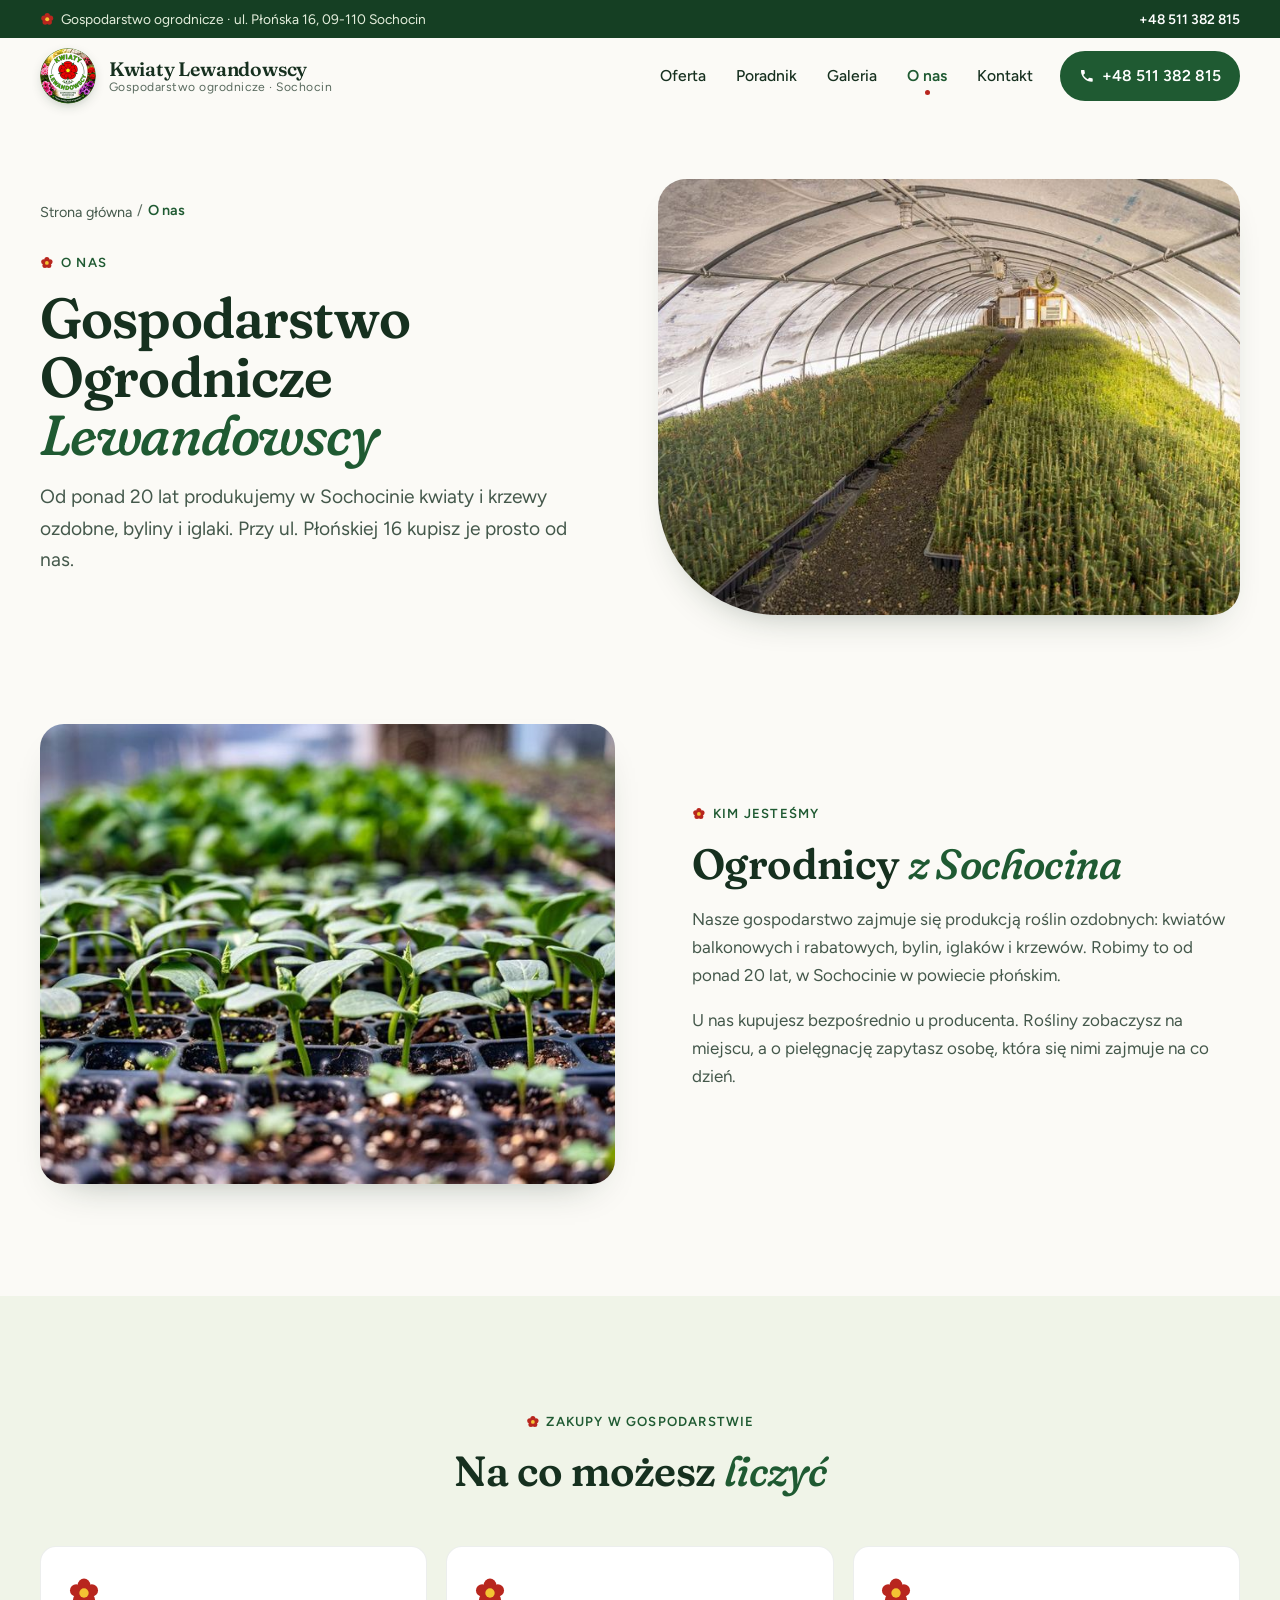
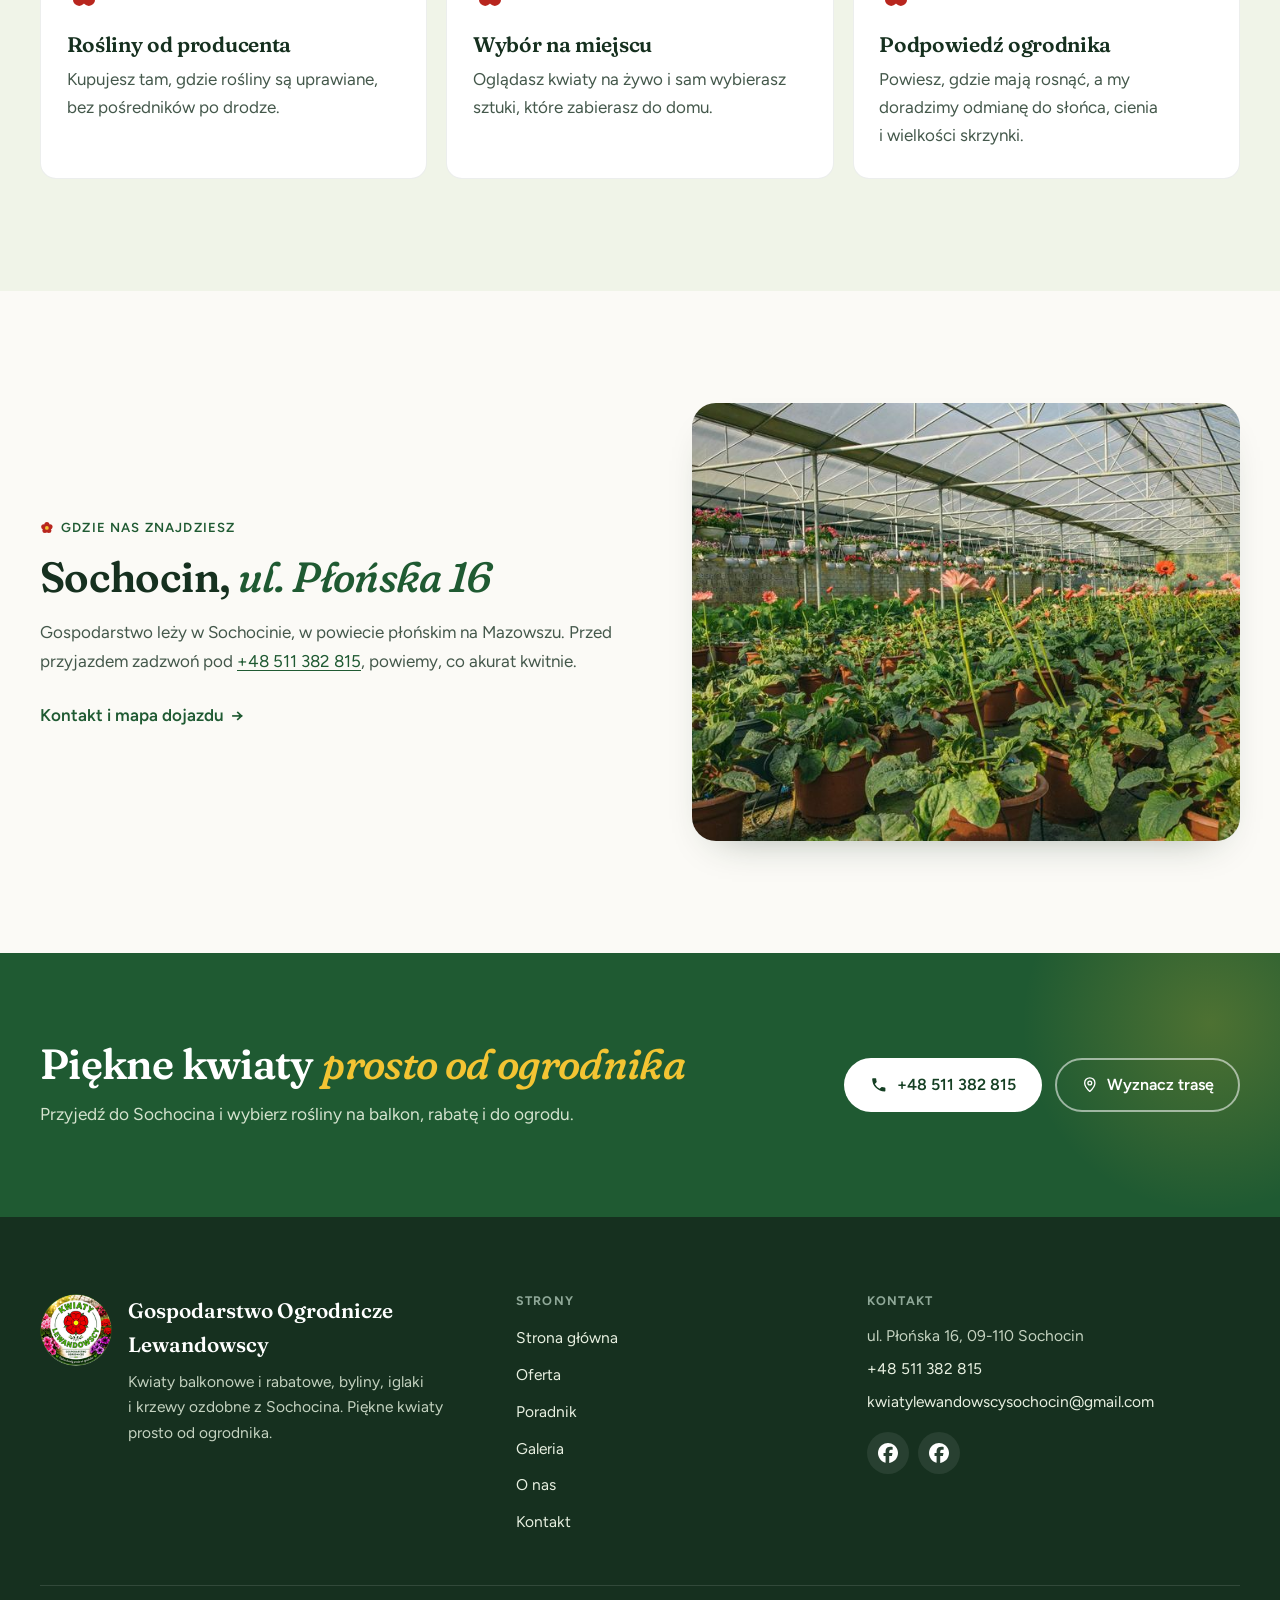
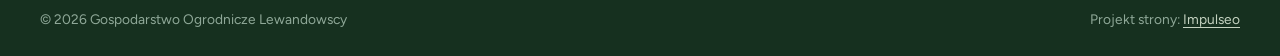
<file: o-nas.html>
<!DOCTYPE html>
<html lang="pl">
<head>
<meta charset="UTF-8">
<meta name="viewport" content="width=device-width, initial-scale=1">
<title>O nas - Gospodarstwo Ogrodnicze Lewandowscy, Sochocin</title>
<meta name="description" content="Od ponad 20 lat produkujemy kwiaty balkonowe i rabatowe, byliny, iglaki i krzewy ozdobne. Gospodarstwo znajdziesz w Sochocinie przy ul. Płońskiej 16.">
<link rel="canonical" href="https://impulseo-pl.github.io/lewandowscy-gospodarstwo-ogrodnicze/o-nas.html">
<meta name="robots" content="noindex, nofollow">
<meta name="theme-color" content="#153F23">
<meta name="geo.region" content="PL-14">
<meta name="geo.placename" content="Sochocin">
<meta name="geo.position" content="52.68856;20.47088">
<meta name="ICBM" content="52.68856, 20.47088">
<meta property="og:type" content="website">
<meta property="og:locale" content="pl_PL">
<meta property="og:site_name" content="Kwiaty Lewandowscy">
<meta property="og:title" content="O nas - Gospodarstwo Ogrodnicze Lewandowscy, Sochocin">
<meta property="og:description" content="Od ponad 20 lat produkujemy kwiaty balkonowe i rabatowe, byliny, iglaki i krzewy ozdobne. Gospodarstwo znajdziesz w Sochocinie przy ul. Płońskiej 16.">
<meta property="og:url" content="https://impulseo-pl.github.io/lewandowscy-gospodarstwo-ogrodnicze/o-nas.html">
<meta property="og:image" content="https://impulseo-pl.github.io/lewandowscy-gospodarstwo-ogrodnicze/img/og.jpg">
<meta property="og:image:width" content="1200">
<meta property="og:image:height" content="630">
<meta property="og:image:alt" content="Kwiaty balkonowe w gospodarstwie Lewandowscy w Sochocinie">
<meta name="twitter:card" content="summary_large_image">
<link rel="icon" type="image/png" sizes="32x32" href="img/favicon-32.png">
<link rel="apple-touch-icon" href="img/apple-touch-icon.png">
<link rel="preconnect" href="https://fonts.googleapis.com">
<link rel="preconnect" href="https://fonts.gstatic.com" crossorigin>
<link href="https://fonts.googleapis.com/css2?family=Fraunces:ital,opsz,wght,SOFT,WONK@0,9..144,400..700,0..100,0..1;1,9..144,400..700,0..100,0..1&amp;family=Figtree:wght@400;500;600;700&amp;display=swap" rel="stylesheet">
<link rel="stylesheet" href="assets/styles.css?v=20260923">
<script type="application/ld+json">{"@context":"https://schema.org","@graph":[{"@type":"WebSite","@id":"https://impulseo-pl.github.io/lewandowscy-gospodarstwo-ogrodnicze/#strona","url":"https://impulseo-pl.github.io/lewandowscy-gospodarstwo-ogrodnicze/","name":"Kwiaty Lewandowscy","inLanguage":"pl-PL","publisher":{"@id":"https://impulseo-pl.github.io/lewandowscy-gospodarstwo-ogrodnicze/#firma"}},{"@type":"GardenStore","@id":"https://impulseo-pl.github.io/lewandowscy-gospodarstwo-ogrodnicze/#firma","name":"Gospodarstwo Ogrodnicze Lewandowscy","alternateName":["Kwiaty Lewandowscy","Lewandowscy Gospodarstwo Ogrodnicze"],"slogan":"Piękne kwiaty prosto od ogrodnika!","description":"Gospodarstwo ogrodnicze w Sochocinie. Od ponad 20 lat produkuje kwiaty balkonowe i rabatowe, byliny, iglaki i krzewy ozdobne.","url":"https://impulseo-pl.github.io/lewandowscy-gospodarstwo-ogrodnicze/","logo":"https://impulseo-pl.github.io/lewandowscy-gospodarstwo-ogrodnicze/img/logo.png","image":["https://impulseo-pl.github.io/lewandowscy-gospodarstwo-ogrodnicze/img/og.jpg","https://impulseo-pl.github.io/lewandowscy-gospodarstwo-ogrodnicze/img/hero.jpg"],"telephone":"+48511382815","email":"kwiatylewandowscysochocin@gmail.com","address":{"@type":"PostalAddress","streetAddress":"ul. Płońska 16","addressLocality":"Sochocin","postalCode":"09-110","addressRegion":"mazowieckie","addressCountry":"PL"},"geo":{"@type":"GeoCoordinates","latitude":52.6885649,"longitude":20.4708843},"hasMap":"https://www.google.com/maps/search/?api=1&query=ul.%20P%C5%82o%C5%84ska%2016%2C%2009-110%20Sochocin","areaServed":[{"@type":"City","name":"Sochocin"},{"@type":"AdministrativeArea","name":"powiat płoński"}],"knowsAbout":["kwiaty balkonowe","kwiaty rabatowe","pelargonie","begonie","aksamitki","Supertunia Vista","Millionbells","byliny","iglaki","krzewy ozdobne"],"sameAs":["https://www.facebook.com/p/Lewandowscy-Gospodarstwo-Ogrodnicze-100088673706979/","https://www.facebook.com/p/Gospodarstwo-Ogrodnicze-Lewandowscy-Kolonia-Sochocin-61589851108442/","https://www.facebook.com/p/Kwiaty-Gospodarstwo-Ogrodnicze-Lewandowscy-100071213671513/"]},{"@type":"WebPage","@id":"https://impulseo-pl.github.io/lewandowscy-gospodarstwo-ogrodnicze/o-nas.html#webpage","url":"https://impulseo-pl.github.io/lewandowscy-gospodarstwo-ogrodnicze/o-nas.html","name":"O nas - Gospodarstwo Ogrodnicze Lewandowscy, Sochocin","description":"Od ponad 20 lat produkujemy kwiaty balkonowe i rabatowe, byliny, iglaki i krzewy ozdobne. Gospodarstwo znajdziesz w Sochocinie przy ul. Płońskiej 16.","inLanguage":"pl-PL","isPartOf":{"@id":"https://impulseo-pl.github.io/lewandowscy-gospodarstwo-ogrodnicze/#strona"},"about":{"@id":"https://impulseo-pl.github.io/lewandowscy-gospodarstwo-ogrodnicze/#firma"},"primaryImageOfPage":{"@type":"ImageObject","url":"https://impulseo-pl.github.io/lewandowscy-gospodarstwo-ogrodnicze/img/mlode-iglaki-tunel.jpg"},"breadcrumb":{"@id":"https://impulseo-pl.github.io/lewandowscy-gospodarstwo-ogrodnicze/o-nas.html#okruszki"}},{"@type":"BreadcrumbList","@id":"https://impulseo-pl.github.io/lewandowscy-gospodarstwo-ogrodnicze/o-nas.html#okruszki","itemListElement":[{"@type":"ListItem","position":1,"name":"Strona główna","item":"https://impulseo-pl.github.io/lewandowscy-gospodarstwo-ogrodnicze/"},{"@type":"ListItem","position":2,"name":"O nas","item":"https://impulseo-pl.github.io/lewandowscy-gospodarstwo-ogrodnicze/o-nas.html"}]}]}</script>
</head>
<body>
<a class="skip" href="#tresc">Przejdź do treści</a>
<div class="topbar">
  <div class="wrap">
    <div class="tb-left"><svg class="rose-mark" viewBox="0 0 24 24" aria-hidden="true" focusable="false"><g fill="#B8261E"><circle cx="12" cy="6.2" r="4.4"/><circle cx="17.5" cy="10.2" r="4.4"/><circle cx="15.4" cy="16.7" r="4.4"/><circle cx="8.6" cy="16.7" r="4.4"/><circle cx="6.5" cy="10.2" r="4.4"/></g><circle cx="12" cy="12" r="3.3" fill="#F3C433"/></svg><span><span class="tb-hide">Gospodarstwo ogrodnicze · </span>ul. Płońska 16, 09-110 Sochocin</span></div>
    <a href="tel:+48511382815">+48 511 382 815</a>
  </div>
</div>
<header class="site-nav">
  <div class="wrap nav-inner">
    <a class="brand" href="index.html" aria-label="Kwiaty Lewandowscy - strona główna">
      <img class="brand-logo" src="img/logo-nav.png" width="112" height="112" alt="Logo Kwiaty Lewandowscy - Gospodarstwo Ogrodnicze">
      <span class="brand-txt"><span class="brand-name">Kwiaty Lewandowscy</span><span class="brand-sub">Gospodarstwo ogrodnicze · Sochocin</span></span>
    </a>
    <button class="nav-toggle" aria-label="Menu" aria-expanded="false" aria-controls="menu"><span></span><span></span><span></span></button>
    <nav class="nav-links" id="menu" aria-label="Menu główne">
      <a href="oferta.html">Oferta</a>
      <a href="poradnik.html">Poradnik</a>
      <a href="galeria.html">Galeria</a>
      <a href="o-nas.html" aria-current="page">O&nbsp;nas</a>
      <a href="kontakt.html">Kontakt</a>
      <a class="nav-cta" href="tel:+48511382815"><svg viewBox="0 0 24 24" fill="none" aria-hidden="true" focusable="false"><path d="M6.6 10.8a15.5 15.5 0 0 0 6.6 6.6l2.2-2.2a1 1 0 0 1 1-.24 11.4 11.4 0 0 0 3.6.58 1 1 0 0 1 1 1V20a1 1 0 0 1-1 1A17 17 0 0 1 3 4a1 1 0 0 1 1-1h3.5a1 1 0 0 1 1 1c0 1.25.2 2.46.58 3.6a1 1 0 0 1-.25 1l-2.23 2.2Z" fill="currentColor"/></svg><span>+48 511 382 815</span></a>
    </nav>
  </div>
</header>
<main id="tresc">
<section class="pagehead wrap">
  <img class="ph-img" src="img/mlode-iglaki-tunel.jpg" srcset="img/mlode-iglaki-tunel-800.jpg 800w, img/mlode-iglaki-tunel.jpg 1600w" sizes="(max-width: 860px) 100vw, 52vw" width="1600" height="1066" alt="Młode iglaki w tunelu foliowym" fetchpriority="high" decoding="async">
  <div class="ph-copy">
    <nav class="crumbs" aria-label="Okruszki"><ol><li><a href="index.html">Strona główna</a></li><li><span aria-current="page">O&nbsp;nas</span></li></ol></nav>
    <span class="eyebrow"><svg class="rose-mark" viewBox="0 0 24 24" aria-hidden="true" focusable="false"><g fill="#B8261E"><circle cx="12" cy="6.2" r="4.4"/><circle cx="17.5" cy="10.2" r="4.4"/><circle cx="15.4" cy="16.7" r="4.4"/><circle cx="8.6" cy="16.7" r="4.4"/><circle cx="6.5" cy="10.2" r="4.4"/></g><circle cx="12" cy="12" r="3.3" fill="#F3C433"/></svg>O&nbsp;nas</span>
    <h1>Gospodarstwo Ogrodnicze <em>Lewandowscy</em></h1>
    <p class="lead">Od ponad 20 lat produkujemy w&nbsp;Sochocinie kwiaty i&nbsp;krzewy ozdobne, byliny i&nbsp;iglaki. Przy ul. Płońskiej 16 kupisz je prosto od nas.</p>
  </div>
</section>

<section class="sec" style="padding-top:clamp(1rem,3vw,2rem)">
  <div class="wrap split">
    <div class="split-img rv"><img src="img/rozsady-kwiatow.jpg" srcset="img/rozsady-kwiatow-800.jpg 800w, img/rozsady-kwiatow.jpg 1600w" sizes="(max-width: 800px) 100vw, 50vw" width="1600" height="1065" alt="Młode rośliny w multiplatach" decoding="async"></div>
    <div class="split-copy rv">
      <span class="eyebrow"><svg class="rose-mark" viewBox="0 0 24 24" aria-hidden="true" focusable="false"><g fill="#B8261E"><circle cx="12" cy="6.2" r="4.4"/><circle cx="17.5" cy="10.2" r="4.4"/><circle cx="15.4" cy="16.7" r="4.4"/><circle cx="8.6" cy="16.7" r="4.4"/><circle cx="6.5" cy="10.2" r="4.4"/></g><circle cx="12" cy="12" r="3.3" fill="#F3C433"/></svg>Kim jesteśmy</span>
      <h2>Ogrodnicy <em>z&nbsp;Sochocina</em></h2>
      <p class="muted">Nasze gospodarstwo zajmuje się produkcją roślin ozdobnych: kwiatów balkonowych i&nbsp;rabatowych, bylin, iglaków i&nbsp;krzewów. Robimy to od ponad 20 lat, w&nbsp;Sochocinie w&nbsp;powiecie płońskim.</p>
      <p class="muted">U&nbsp;nas kupujesz bezpośrednio u&nbsp;producenta. Rośliny zobaczysz na miejscu, a&nbsp;o&nbsp;pielęgnację zapytasz osobę, która się nimi zajmuje na co dzień.</p>
    </div>
  </div>
</section>

<section class="sec sec-tint">
  <div class="wrap">
    <div class="sec-head center rv">
      <span class="eyebrow"><svg class="rose-mark" viewBox="0 0 24 24" aria-hidden="true" focusable="false"><g fill="#B8261E"><circle cx="12" cy="6.2" r="4.4"/><circle cx="17.5" cy="10.2" r="4.4"/><circle cx="15.4" cy="16.7" r="4.4"/><circle cx="8.6" cy="16.7" r="4.4"/><circle cx="6.5" cy="10.2" r="4.4"/></g><circle cx="12" cy="12" r="3.3" fill="#F3C433"/></svg>Zakupy w&nbsp;gospodarstwie</span>
      <h2>Na co możesz <em>liczyć</em></h2>
    </div>
    <ul class="values">
      <li class="value rv"><svg class="rose-mark" viewBox="0 0 24 24" aria-hidden="true" focusable="false"><g fill="#B8261E"><circle cx="12" cy="6.2" r="4.4"/><circle cx="17.5" cy="10.2" r="4.4"/><circle cx="15.4" cy="16.7" r="4.4"/><circle cx="8.6" cy="16.7" r="4.4"/><circle cx="6.5" cy="10.2" r="4.4"/></g><circle cx="12" cy="12" r="3.3" fill="#F3C433"/></svg><h3>Rośliny od producenta</h3><p>Kupujesz tam, gdzie rośliny są uprawiane, bez pośredników po drodze.</p></li>
      <li class="value rv"><svg class="rose-mark" viewBox="0 0 24 24" aria-hidden="true" focusable="false"><g fill="#B8261E"><circle cx="12" cy="6.2" r="4.4"/><circle cx="17.5" cy="10.2" r="4.4"/><circle cx="15.4" cy="16.7" r="4.4"/><circle cx="8.6" cy="16.7" r="4.4"/><circle cx="6.5" cy="10.2" r="4.4"/></g><circle cx="12" cy="12" r="3.3" fill="#F3C433"/></svg><h3>Wybór na miejscu</h3><p>Oglądasz kwiaty na żywo i&nbsp;sam wybierasz sztuki, które zabierasz do domu.</p></li>
      <li class="value rv"><svg class="rose-mark" viewBox="0 0 24 24" aria-hidden="true" focusable="false"><g fill="#B8261E"><circle cx="12" cy="6.2" r="4.4"/><circle cx="17.5" cy="10.2" r="4.4"/><circle cx="15.4" cy="16.7" r="4.4"/><circle cx="8.6" cy="16.7" r="4.4"/><circle cx="6.5" cy="10.2" r="4.4"/></g><circle cx="12" cy="12" r="3.3" fill="#F3C433"/></svg><h3>Podpowiedź ogrodnika</h3><p>Powiesz, gdzie mają rosnąć, a&nbsp;my doradzimy odmianę do słońca, cienia i&nbsp;wielkości skrzynki.</p></li>
    </ul>
  </div>
</section>

<section class="sec">
  <div class="wrap split">
    <div class="split-copy rv">
      <span class="eyebrow"><svg class="rose-mark" viewBox="0 0 24 24" aria-hidden="true" focusable="false"><g fill="#B8261E"><circle cx="12" cy="6.2" r="4.4"/><circle cx="17.5" cy="10.2" r="4.4"/><circle cx="15.4" cy="16.7" r="4.4"/><circle cx="8.6" cy="16.7" r="4.4"/><circle cx="6.5" cy="10.2" r="4.4"/></g><circle cx="12" cy="12" r="3.3" fill="#F3C433"/></svg>Gdzie nas znajdziesz</span>
      <h2>Sochocin, <em>ul. Płońska 16</em></h2>
      <p class="muted">Gospodarstwo leży w&nbsp;Sochocinie, w&nbsp;powiecie płońskim na Mazowszu. Przed przyjazdem zadzwoń pod <a href="tel:+48511382815">+48 511 382 815</a>, powiemy, co akurat kwitnie.</p>
      <a class="more" href="kontakt.html">Kontakt i&nbsp;mapa dojazdu <span class="arr" aria-hidden="true">→</span></a>
    </div>
    <div class="split-img rv"><img src="img/szklarnia-rosliny-doniczkowe.jpg" srcset="img/szklarnia-rosliny-doniczkowe-800.jpg 800w, img/szklarnia-rosliny-doniczkowe.jpg 1600w" sizes="(max-width: 800px) 100vw, 50vw" width="1600" height="1066" alt="Rośliny w doniczkach w szklarni" loading="eager" decoding="async"></div>
  </div>
</section>

<section class="cta">
  <div class="wrap">
    <div class="rv">
      <h2>Piękne kwiaty <em>prosto od ogrodnika</em></h2>
      <p>Przyjedź do Sochocina i&nbsp;wybierz rośliny na balkon, rabatę i&nbsp;do ogrodu.</p>
    </div>
    <div class="cta-actions rv">
      <a class="btn btn-light" href="tel:+48511382815"><svg viewBox="0 0 24 24" fill="none" aria-hidden="true" focusable="false"><path d="M6.6 10.8a15.5 15.5 0 0 0 6.6 6.6l2.2-2.2a1 1 0 0 1 1-.24 11.4 11.4 0 0 0 3.6.58 1 1 0 0 1 1 1V20a1 1 0 0 1-1 1A17 17 0 0 1 3 4a1 1 0 0 1 1-1h3.5a1 1 0 0 1 1 1c0 1.25.2 2.46.58 3.6a1 1 0 0 1-.25 1l-2.23 2.2Z" fill="currentColor"/></svg>+48 511 382 815</a>
      <a class="btn btn-ghost-light" href="https://www.google.com/maps/dir/?api=1&amp;destination=ul.%20P%C5%82o%C5%84ska%2016%2C%2009-110%20Sochocin" target="_blank" rel="noopener"><svg viewBox="0 0 24 24" fill="none" aria-hidden="true" focusable="false"><path d="M12 21s-7-6.2-7-11.5A7 7 0 0 1 19 9.5C19 14.8 12 21 12 21Z" stroke="currentColor" stroke-width="1.8" stroke-linejoin="round"/><circle cx="12" cy="9.5" r="2.6" stroke="currentColor" stroke-width="1.8"/></svg>Wyznacz trasę</a>
    </div>
  </div>
</section>
</main>

<footer>
  <div class="wrap">
    <div class="foot-grid">
      <div class="foot-brand">
        <img src="img/logo-nav.png" width="112" height="112" alt="" loading="lazy" decoding="async">
        <div>
          <div class="foot-name">Gospodarstwo Ogrodnicze Lewandowscy</div>
          <p>Kwiaty balkonowe i&nbsp;rabatowe, byliny, iglaki i&nbsp;krzewy ozdobne z&nbsp;Sochocina. Piękne kwiaty prosto od ogrodnika.</p>
        </div>
      </div>
      <div>
        <h2>Strony</h2>
        <ul class="foot-links">
          <li><a href="index.html">Strona główna</a></li>
          <li><a href="oferta.html">Oferta</a></li>
          <li><a href="poradnik.html">Poradnik</a></li>
          <li><a href="galeria.html">Galeria</a></li>
          <li><a href="o-nas.html">O&nbsp;nas</a></li>
          <li><a href="kontakt.html">Kontakt</a></li>
        </ul>
      </div>
      <div>
        <h2>Kontakt</h2>
        <address>
          <span>ul. Płońska 16, 09-110 Sochocin</span>
          <a href="tel:+48511382815">+48 511 382 815</a>
          <a href="mailto:kwiatylewandowscysochocin@gmail.com">kwiatylewandowscysochocin@gmail.com</a>
        </address>
        <div class="foot-soc">
          <a class="soc" href="https://www.facebook.com/p/Lewandowscy-Gospodarstwo-Ogrodnicze-100088673706979/" target="_blank" rel="noopener" aria-label="Facebook - Lewandowscy Gospodarstwo Ogrodnicze"><svg viewBox="0 0 24 24" aria-hidden="true" focusable="false"><path d="M9.101 23.691v-7.98H6.627v-3.667h2.474v-1.58c0-4.085 1.848-5.978 5.858-5.978.401 0 .955.042 1.468.103a8.68 8.68 0 0 1 1.141.195v3.325a8.623 8.623 0 0 0-.653-.036 26.805 26.805 0 0 0-.733-.009c-.707 0-1.259.096-1.675.309a1.686 1.686 0 0 0-.679.622c-.258.42-.374.995-.374 1.752v1.297h3.919l-.386 2.103-.287 1.564h-3.246v8.245C19.396 23.238 24 18.179 24 12.044c0-6.627-5.373-12-12-12s-12 5.373-12 12c0 5.628 3.874 10.35 9.101 11.647Z" fill="currentColor"/></svg></a>
          <a class="soc" href="https://www.facebook.com/p/Gospodarstwo-Ogrodnicze-Lewandowscy-Kolonia-Sochocin-61589851108442/" target="_blank" rel="noopener" aria-label="Facebook - Gospodarstwo Ogrodnicze Lewandowscy, Kolonia Sochocin"><svg viewBox="0 0 24 24" aria-hidden="true" focusable="false"><path d="M9.101 23.691v-7.98H6.627v-3.667h2.474v-1.58c0-4.085 1.848-5.978 5.858-5.978.401 0 .955.042 1.468.103a8.68 8.68 0 0 1 1.141.195v3.325a8.623 8.623 0 0 0-.653-.036 26.805 26.805 0 0 0-.733-.009c-.707 0-1.259.096-1.675.309a1.686 1.686 0 0 0-.679.622c-.258.42-.374.995-.374 1.752v1.297h3.919l-.386 2.103-.287 1.564h-3.246v8.245C19.396 23.238 24 18.179 24 12.044c0-6.627-5.373-12-12-12s-12 5.373-12 12c0 5.628 3.874 10.35 9.101 11.647Z" fill="currentColor"/></svg></a>
        </div>
      </div>
    </div>
    <div class="foot-bot">
      <span>© 2026 Gospodarstwo Ogrodnicze Lewandowscy</span>
      <span>Projekt strony: <a class="foot-credit" href="https://impulseo.pl" target="_blank" rel="noopener">Impulseo</a></span>
    </div>
  </div>
</footer>
<div class="sticky-reserve"><a class="sr-call" href="tel:+48511382815"><svg viewBox="0 0 24 24" fill="none" aria-hidden="true" focusable="false"><path d="M6.6 10.8a15.5 15.5 0 0 0 6.6 6.6l2.2-2.2a1 1 0 0 1 1-.24 11.4 11.4 0 0 0 3.6.58 1 1 0 0 1 1 1V20a1 1 0 0 1-1 1A17 17 0 0 1 3 4a1 1 0 0 1 1-1h3.5a1 1 0 0 1 1 1c0 1.25.2 2.46.58 3.6a1 1 0 0 1-.25 1l-2.23 2.2Z" fill="currentColor"/></svg>Zadzwoń</a><a class="sr-map" href="https://www.google.com/maps/dir/?api=1&amp;destination=ul.%20P%C5%82o%C5%84ska%2016%2C%2009-110%20Sochocin" target="_blank" rel="noopener"><svg viewBox="0 0 24 24" fill="none" aria-hidden="true" focusable="false"><path d="M12 21s-7-6.2-7-11.5A7 7 0 0 1 19 9.5C19 14.8 12 21 12 21Z" stroke="currentColor" stroke-width="1.8" stroke-linejoin="round"/><circle cx="12" cy="9.5" r="2.6" stroke="currentColor" stroke-width="1.8"/></svg>Dojazd</a></div>
<div class="demo-wazne" data-do="2026-09-29" data-cykl="3" hidden><svg class="dw-ico" width="13" height="13" viewBox="0 0 24 24" fill="none" aria-hidden="true"><circle cx="12" cy="12" r="8.6" stroke="currentColor" stroke-width="1.8"/><path d="M12 7.2V12l3.3 2" stroke="currentColor" stroke-width="1.8" stroke-linecap="round"/></svg><span class="dw-txt"></span></div>

<script src="assets/main.js?v=20260923"></script>
</body>
</html>
</file>
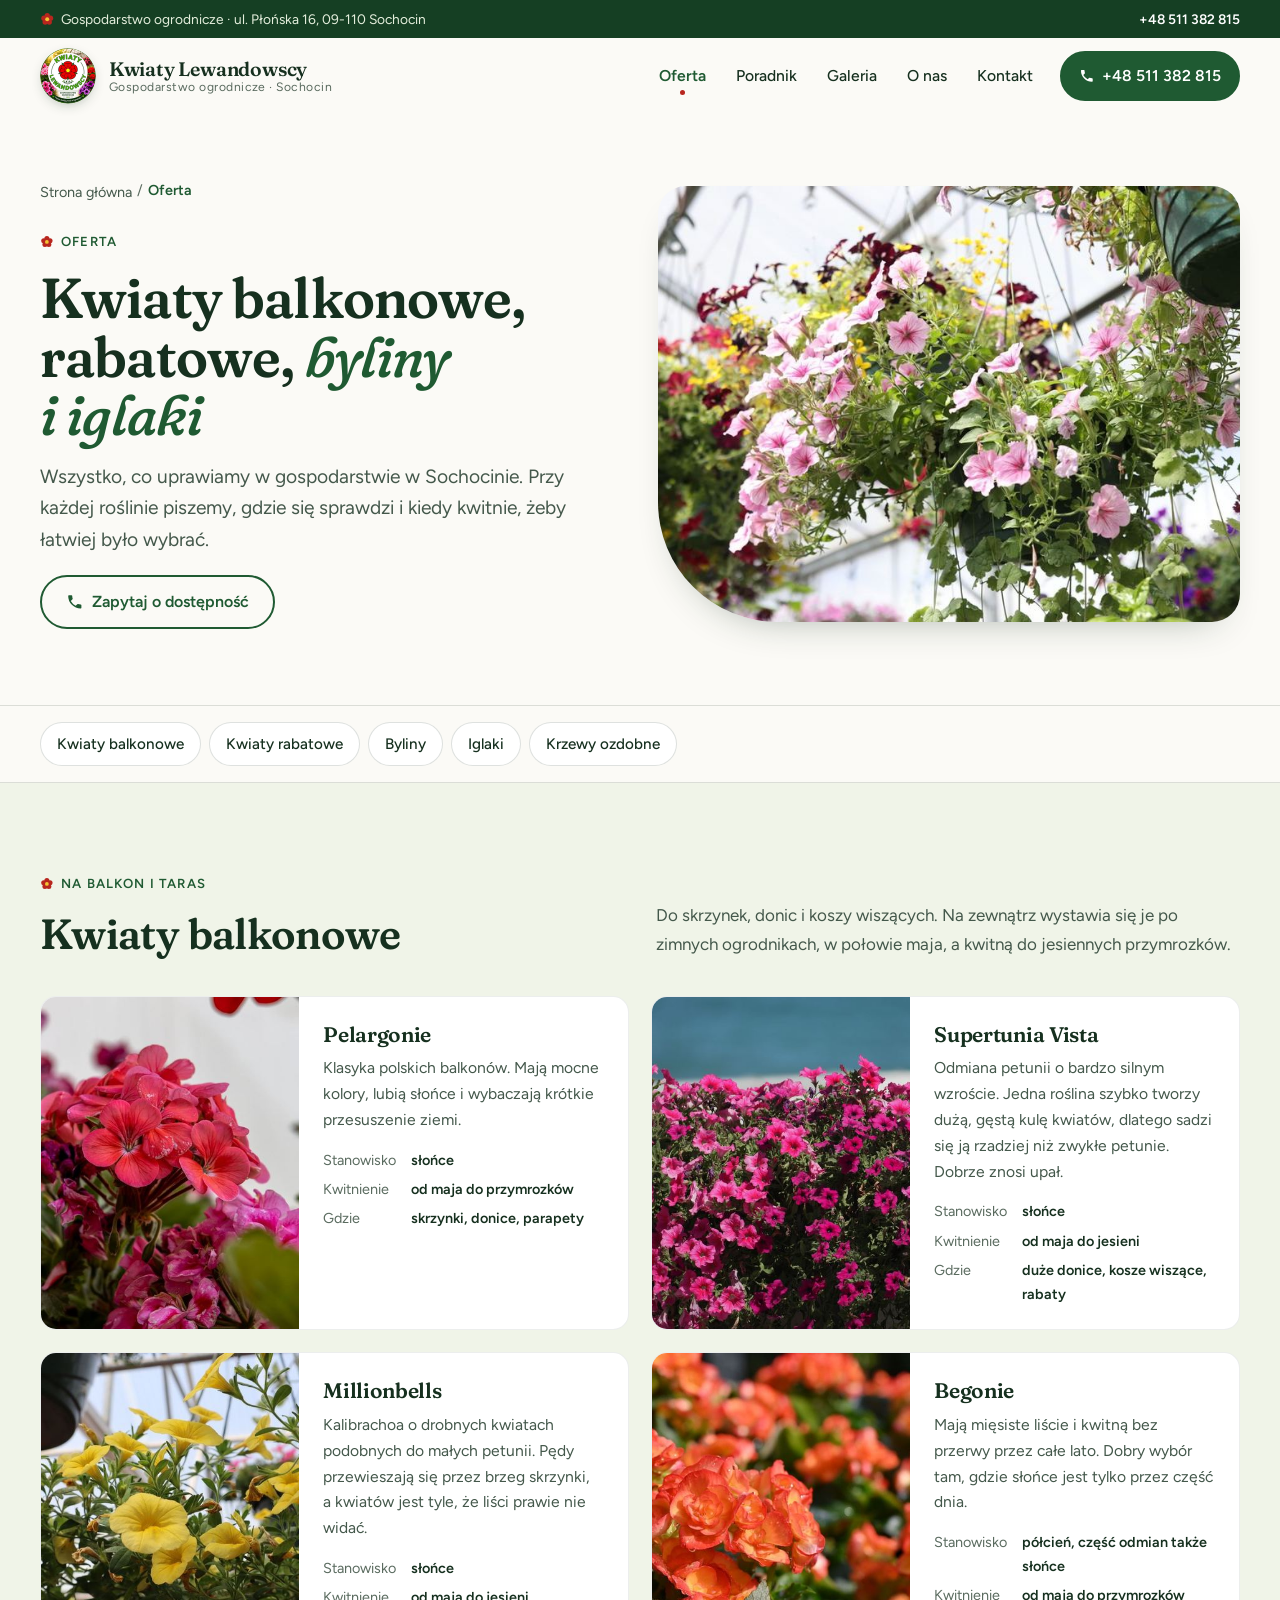
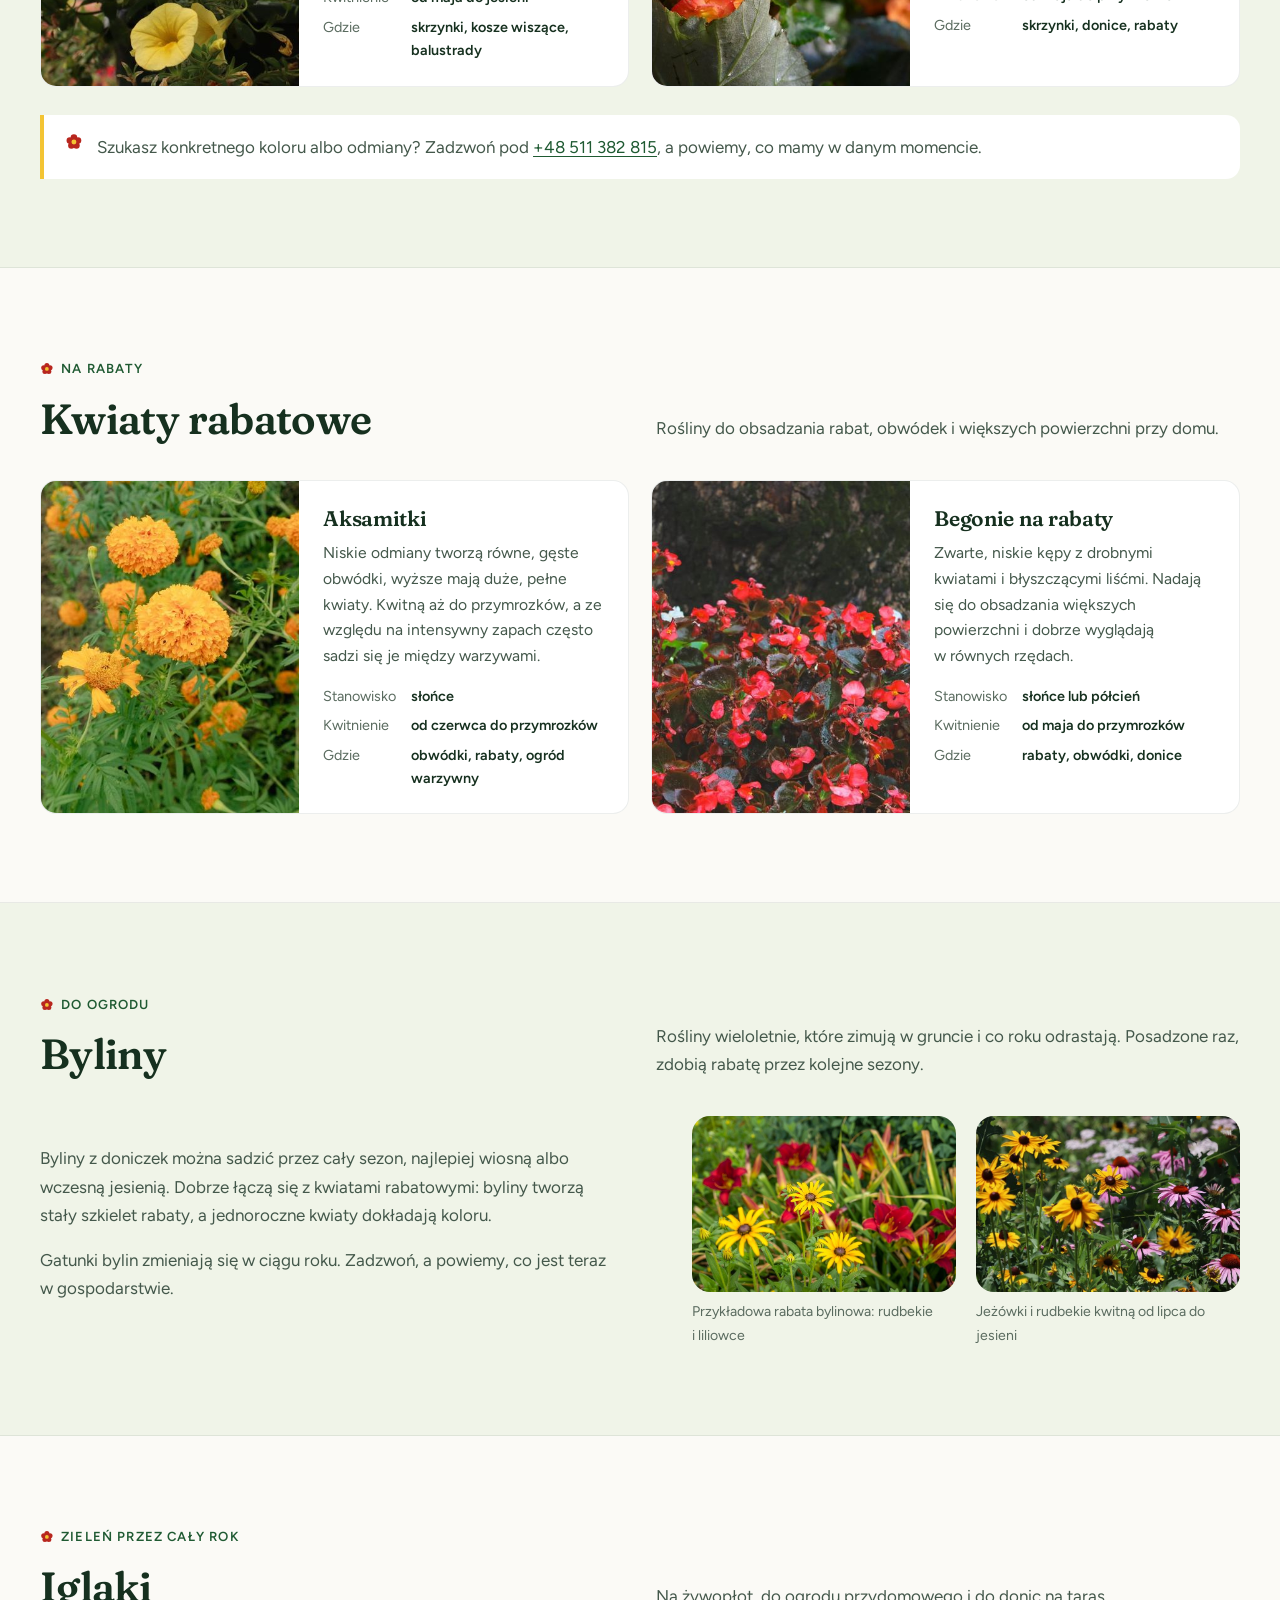
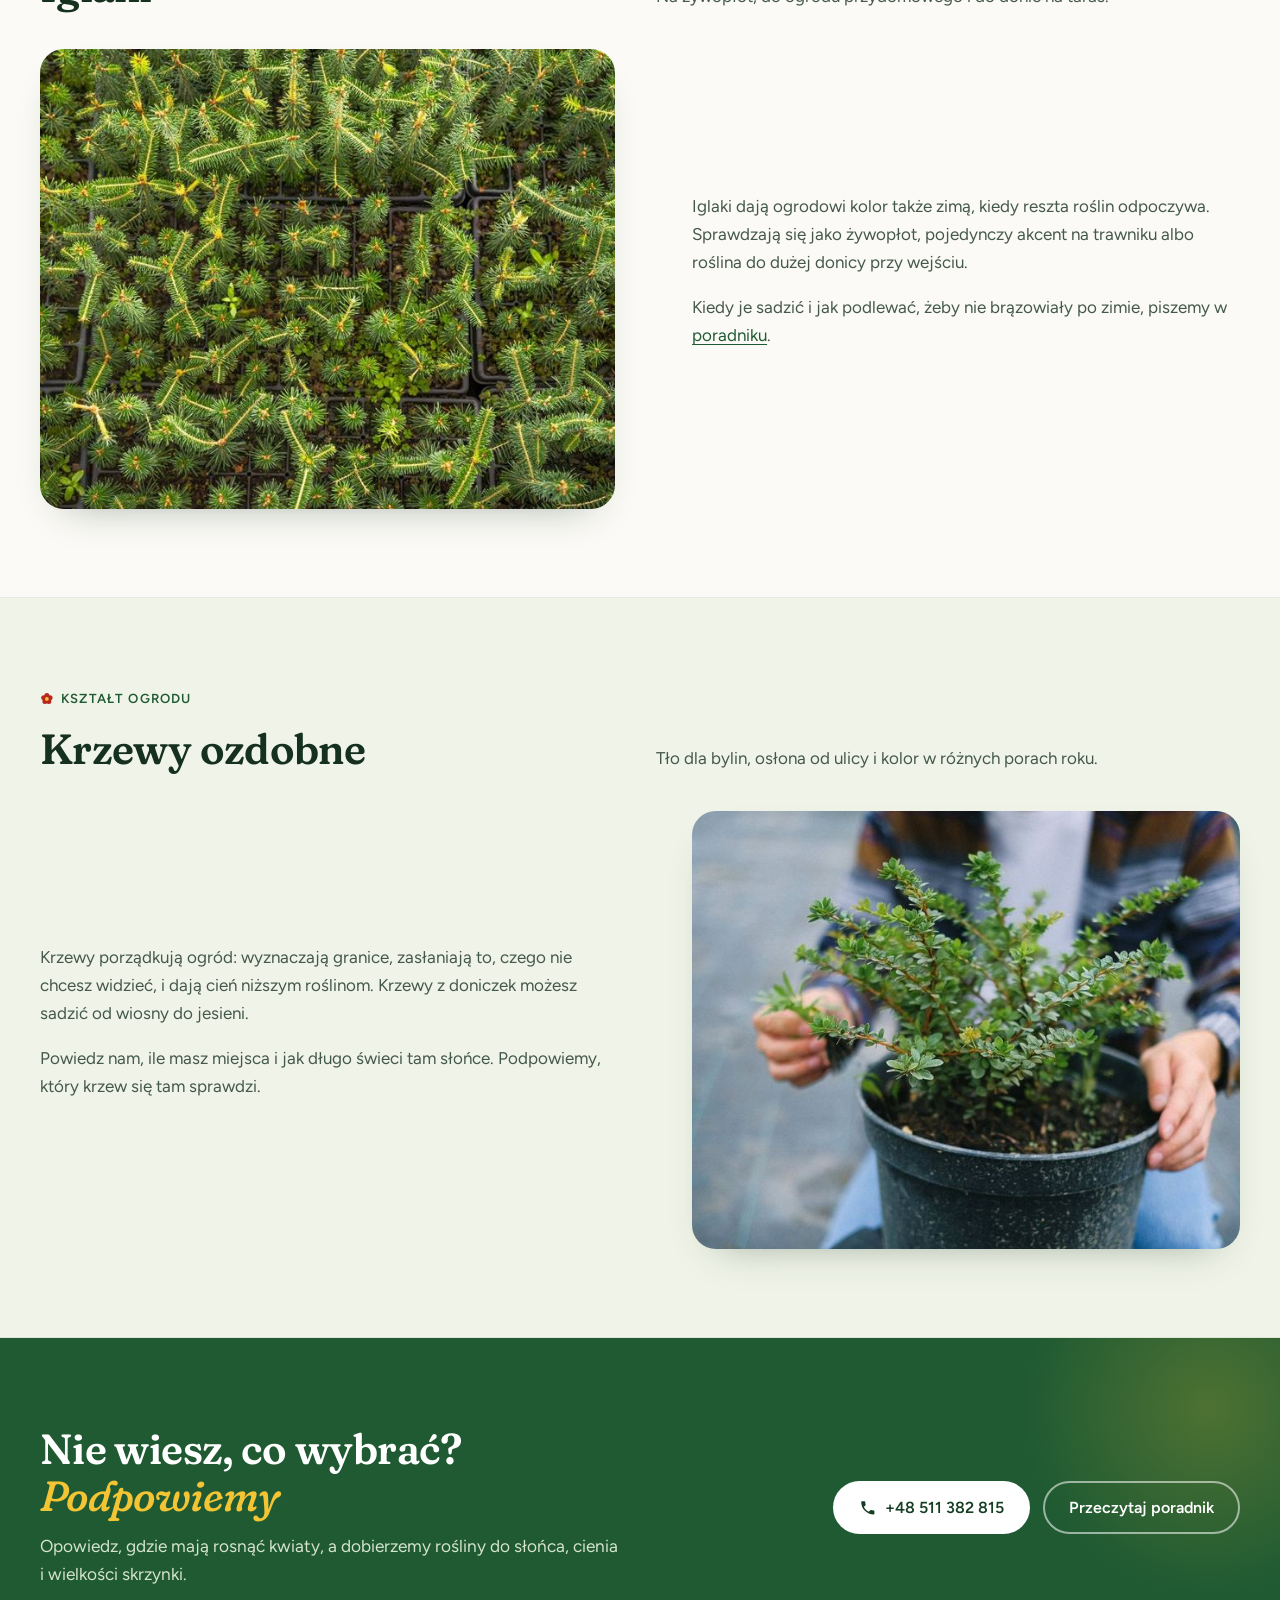
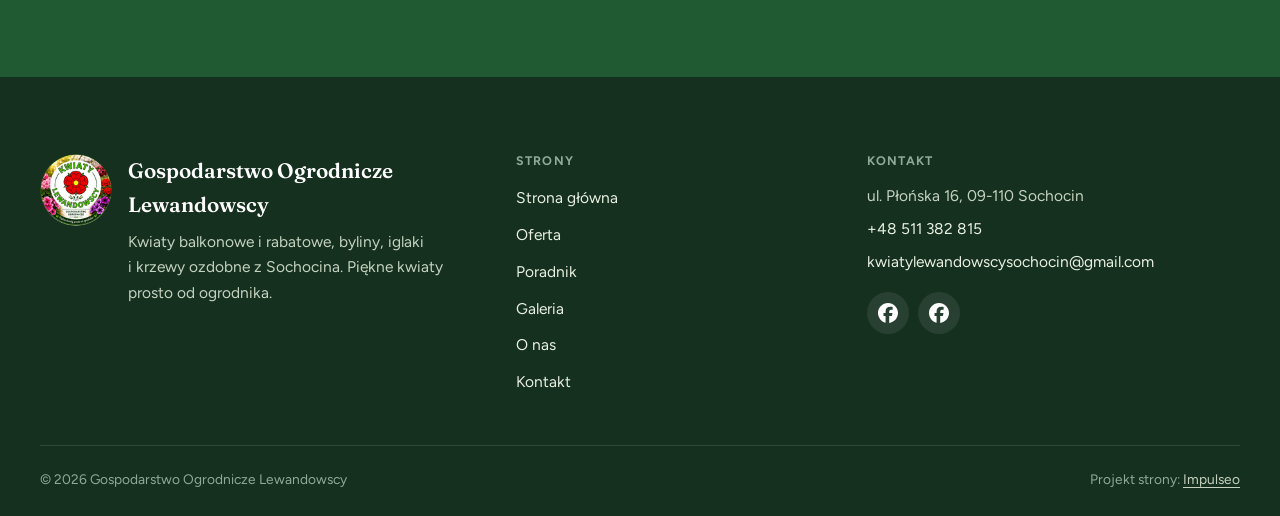
<file: oferta.html>
<!DOCTYPE html>
<html lang="pl">
<head>
<meta charset="UTF-8">
<meta name="viewport" content="width=device-width, initial-scale=1">
<title>Pelargonie, begonie, byliny i iglaki - oferta | Lewandowscy</title>
<meta name="description" content="Kwiaty balkonowe i rabatowe, byliny, iglaki i krzewy ozdobne z gospodarstwa w Sochocinie. Przy każdej roślinie: stanowisko, czas kwitnienia i gdzie ją posadzić.">
<link rel="canonical" href="https://impulseo-pl.github.io/lewandowscy-gospodarstwo-ogrodnicze/oferta.html">
<meta name="robots" content="noindex, nofollow">
<meta name="theme-color" content="#153F23">
<meta name="geo.region" content="PL-14">
<meta name="geo.placename" content="Sochocin">
<meta name="geo.position" content="52.68856;20.47088">
<meta name="ICBM" content="52.68856, 20.47088">
<meta property="og:type" content="website">
<meta property="og:locale" content="pl_PL">
<meta property="og:site_name" content="Kwiaty Lewandowscy">
<meta property="og:title" content="Pelargonie, begonie, byliny i iglaki - oferta | Lewandowscy">
<meta property="og:description" content="Kwiaty balkonowe i rabatowe, byliny, iglaki i krzewy ozdobne z gospodarstwa w Sochocinie. Przy każdej roślinie: stanowisko, czas kwitnienia i gdzie ją posadzić.">
<meta property="og:url" content="https://impulseo-pl.github.io/lewandowscy-gospodarstwo-ogrodnicze/oferta.html">
<meta property="og:image" content="https://impulseo-pl.github.io/lewandowscy-gospodarstwo-ogrodnicze/img/og.jpg">
<meta property="og:image:width" content="1200">
<meta property="og:image:height" content="630">
<meta property="og:image:alt" content="Kwiaty balkonowe w gospodarstwie Lewandowscy w Sochocinie">
<meta name="twitter:card" content="summary_large_image">
<link rel="icon" type="image/png" sizes="32x32" href="img/favicon-32.png">
<link rel="apple-touch-icon" href="img/apple-touch-icon.png">
<link rel="preconnect" href="https://fonts.googleapis.com">
<link rel="preconnect" href="https://fonts.gstatic.com" crossorigin>
<link href="https://fonts.googleapis.com/css2?family=Fraunces:ital,opsz,wght,SOFT,WONK@0,9..144,400..700,0..100,0..1;1,9..144,400..700,0..100,0..1&amp;family=Figtree:wght@400;500;600;700&amp;display=swap" rel="stylesheet">
<link rel="stylesheet" href="assets/styles.css?v=20260923">
<script type="application/ld+json">{"@context":"https://schema.org","@graph":[{"@type":"WebSite","@id":"https://impulseo-pl.github.io/lewandowscy-gospodarstwo-ogrodnicze/#strona","url":"https://impulseo-pl.github.io/lewandowscy-gospodarstwo-ogrodnicze/","name":"Kwiaty Lewandowscy","inLanguage":"pl-PL","publisher":{"@id":"https://impulseo-pl.github.io/lewandowscy-gospodarstwo-ogrodnicze/#firma"}},{"@type":"GardenStore","@id":"https://impulseo-pl.github.io/lewandowscy-gospodarstwo-ogrodnicze/#firma","name":"Gospodarstwo Ogrodnicze Lewandowscy","alternateName":["Kwiaty Lewandowscy","Lewandowscy Gospodarstwo Ogrodnicze"],"slogan":"Piękne kwiaty prosto od ogrodnika!","description":"Gospodarstwo ogrodnicze w Sochocinie. Od ponad 20 lat produkuje kwiaty balkonowe i rabatowe, byliny, iglaki i krzewy ozdobne.","url":"https://impulseo-pl.github.io/lewandowscy-gospodarstwo-ogrodnicze/","logo":"https://impulseo-pl.github.io/lewandowscy-gospodarstwo-ogrodnicze/img/logo.png","image":["https://impulseo-pl.github.io/lewandowscy-gospodarstwo-ogrodnicze/img/og.jpg","https://impulseo-pl.github.io/lewandowscy-gospodarstwo-ogrodnicze/img/hero.jpg"],"telephone":"+48511382815","email":"kwiatylewandowscysochocin@gmail.com","address":{"@type":"PostalAddress","streetAddress":"ul. Płońska 16","addressLocality":"Sochocin","postalCode":"09-110","addressRegion":"mazowieckie","addressCountry":"PL"},"geo":{"@type":"GeoCoordinates","latitude":52.6885649,"longitude":20.4708843},"hasMap":"https://www.google.com/maps/search/?api=1&query=ul.%20P%C5%82o%C5%84ska%2016%2C%2009-110%20Sochocin","areaServed":[{"@type":"City","name":"Sochocin"},{"@type":"AdministrativeArea","name":"powiat płoński"}],"knowsAbout":["kwiaty balkonowe","kwiaty rabatowe","pelargonie","begonie","aksamitki","Supertunia Vista","Millionbells","byliny","iglaki","krzewy ozdobne"],"sameAs":["https://www.facebook.com/p/Lewandowscy-Gospodarstwo-Ogrodnicze-100088673706979/","https://www.facebook.com/p/Gospodarstwo-Ogrodnicze-Lewandowscy-Kolonia-Sochocin-61589851108442/","https://www.facebook.com/p/Kwiaty-Gospodarstwo-Ogrodnicze-Lewandowscy-100071213671513/"]},{"@type":"WebPage","@id":"https://impulseo-pl.github.io/lewandowscy-gospodarstwo-ogrodnicze/oferta.html#webpage","url":"https://impulseo-pl.github.io/lewandowscy-gospodarstwo-ogrodnicze/oferta.html","name":"Pelargonie, begonie, byliny i iglaki - oferta | Lewandowscy","description":"Kwiaty balkonowe i rabatowe, byliny, iglaki i krzewy ozdobne z gospodarstwa w Sochocinie. Przy każdej roślinie: stanowisko, czas kwitnienia i gdzie ją posadzić.","inLanguage":"pl-PL","isPartOf":{"@id":"https://impulseo-pl.github.io/lewandowscy-gospodarstwo-ogrodnicze/#strona"},"about":{"@id":"https://impulseo-pl.github.io/lewandowscy-gospodarstwo-ogrodnicze/#firma"},"primaryImageOfPage":{"@type":"ImageObject","url":"https://impulseo-pl.github.io/lewandowscy-gospodarstwo-ogrodnicze/img/szklarnia-kosze-wiszace.jpg"},"breadcrumb":{"@id":"https://impulseo-pl.github.io/lewandowscy-gospodarstwo-ogrodnicze/oferta.html#okruszki"}},{"@type":"BreadcrumbList","@id":"https://impulseo-pl.github.io/lewandowscy-gospodarstwo-ogrodnicze/oferta.html#okruszki","itemListElement":[{"@type":"ListItem","position":1,"name":"Strona główna","item":"https://impulseo-pl.github.io/lewandowscy-gospodarstwo-ogrodnicze/"},{"@type":"ListItem","position":2,"name":"Oferta","item":"https://impulseo-pl.github.io/lewandowscy-gospodarstwo-ogrodnicze/oferta.html"}]}]}</script>
</head>
<body>
<a class="skip" href="#tresc">Przejdź do treści</a>
<div class="topbar">
  <div class="wrap">
    <div class="tb-left"><svg class="rose-mark" viewBox="0 0 24 24" aria-hidden="true" focusable="false"><g fill="#B8261E"><circle cx="12" cy="6.2" r="4.4"/><circle cx="17.5" cy="10.2" r="4.4"/><circle cx="15.4" cy="16.7" r="4.4"/><circle cx="8.6" cy="16.7" r="4.4"/><circle cx="6.5" cy="10.2" r="4.4"/></g><circle cx="12" cy="12" r="3.3" fill="#F3C433"/></svg><span><span class="tb-hide">Gospodarstwo ogrodnicze · </span>ul. Płońska 16, 09-110 Sochocin</span></div>
    <a href="tel:+48511382815">+48 511 382 815</a>
  </div>
</div>
<header class="site-nav">
  <div class="wrap nav-inner">
    <a class="brand" href="index.html" aria-label="Kwiaty Lewandowscy - strona główna">
      <img class="brand-logo" src="img/logo-nav.png" width="112" height="112" alt="Logo Kwiaty Lewandowscy - Gospodarstwo Ogrodnicze">
      <span class="brand-txt"><span class="brand-name">Kwiaty Lewandowscy</span><span class="brand-sub">Gospodarstwo ogrodnicze · Sochocin</span></span>
    </a>
    <button class="nav-toggle" aria-label="Menu" aria-expanded="false" aria-controls="menu"><span></span><span></span><span></span></button>
    <nav class="nav-links" id="menu" aria-label="Menu główne">
      <a href="oferta.html" aria-current="page">Oferta</a>
      <a href="poradnik.html">Poradnik</a>
      <a href="galeria.html">Galeria</a>
      <a href="o-nas.html">O&nbsp;nas</a>
      <a href="kontakt.html">Kontakt</a>
      <a class="nav-cta" href="tel:+48511382815"><svg viewBox="0 0 24 24" fill="none" aria-hidden="true" focusable="false"><path d="M6.6 10.8a15.5 15.5 0 0 0 6.6 6.6l2.2-2.2a1 1 0 0 1 1-.24 11.4 11.4 0 0 0 3.6.58 1 1 0 0 1 1 1V20a1 1 0 0 1-1 1A17 17 0 0 1 3 4a1 1 0 0 1 1-1h3.5a1 1 0 0 1 1 1c0 1.25.2 2.46.58 3.6a1 1 0 0 1-.25 1l-2.23 2.2Z" fill="currentColor"/></svg><span>+48 511 382 815</span></a>
    </nav>
  </div>
</header>
<main id="tresc">
<section class="pagehead wrap">
  <img class="ph-img" src="img/szklarnia-kosze-wiszace.jpg" srcset="img/szklarnia-kosze-wiszace-800.jpg 800w, img/szklarnia-kosze-wiszace.jpg 1600w" sizes="(max-width: 860px) 100vw, 52vw" width="1600" height="1067" alt="Kosze wiszące z kwiatami balkonowymi pod dachem szklarni" fetchpriority="high" decoding="async">
  <div class="ph-copy">
    <nav class="crumbs" aria-label="Okruszki"><ol><li><a href="index.html">Strona główna</a></li><li><span aria-current="page">Oferta</span></li></ol></nav>
    <span class="eyebrow"><svg class="rose-mark" viewBox="0 0 24 24" aria-hidden="true" focusable="false"><g fill="#B8261E"><circle cx="12" cy="6.2" r="4.4"/><circle cx="17.5" cy="10.2" r="4.4"/><circle cx="15.4" cy="16.7" r="4.4"/><circle cx="8.6" cy="16.7" r="4.4"/><circle cx="6.5" cy="10.2" r="4.4"/></g><circle cx="12" cy="12" r="3.3" fill="#F3C433"/></svg>Oferta</span>
    <h1>Kwiaty balkonowe, rabatowe, <em>byliny i&nbsp;iglaki</em></h1>
    <p class="lead">Wszystko, co uprawiamy w&nbsp;gospodarstwie w&nbsp;Sochocinie. Przy każdej roślinie piszemy, gdzie się sprawdzi i&nbsp;kiedy kwitnie, żeby łatwiej było wybrać.</p>
    <a class="btn btn-line" href="tel:+48511382815"><svg viewBox="0 0 24 24" fill="none" aria-hidden="true" focusable="false"><path d="M6.6 10.8a15.5 15.5 0 0 0 6.6 6.6l2.2-2.2a1 1 0 0 1 1-.24 11.4 11.4 0 0 0 3.6.58 1 1 0 0 1 1 1V20a1 1 0 0 1-1 1A17 17 0 0 1 3 4a1 1 0 0 1 1-1h3.5a1 1 0 0 1 1 1c0 1.25.2 2.46.58 3.6a1 1 0 0 1-.25 1l-2.23 2.2Z" fill="currentColor"/></svg>Zapytaj o&nbsp;dostępność</a>
  </div>
</section>

<nav class="toc-bar" aria-label="Grupy roślin"><div class="wrap"><ul class="toc"><li><a href="#kwiaty-balkonowe">Kwiaty balkonowe</a></li><li><a href="#kwiaty-rabatowe">Kwiaty rabatowe</a></li><li><a href="#byliny">Byliny</a></li><li><a href="#iglaki">Iglaki</a></li><li><a href="#krzewy-ozdobne">Krzewy ozdobne</a></li></ul></div></nav>

<section class="group" id="kwiaty-balkonowe">
  <div class="wrap">
    <div class="group-head rv">
      <div><span class="eyebrow"><svg class="rose-mark" viewBox="0 0 24 24" aria-hidden="true" focusable="false"><g fill="#B8261E"><circle cx="12" cy="6.2" r="4.4"/><circle cx="17.5" cy="10.2" r="4.4"/><circle cx="15.4" cy="16.7" r="4.4"/><circle cx="8.6" cy="16.7" r="4.4"/><circle cx="6.5" cy="10.2" r="4.4"/></g><circle cx="12" cy="12" r="3.3" fill="#F3C433"/></svg>Na balkon i&nbsp;taras</span><h2>Kwiaty balkonowe</h2></div>
      <p>Do skrzynek, donic i&nbsp;koszy wiszących. Na zewnątrz wystawia się je po zimnych ogrodnikach, w&nbsp;połowie maja, a&nbsp;kwitną do jesiennych przymrozków.</p>
    </div>
    <div class="plants">
      <article class="plant rv" id="pelargonie">
        <img src="img/pelargonie-czerwone.jpg" srcset="img/pelargonie-czerwone-800.jpg 800w, img/pelargonie-czerwone.jpg 1600w" sizes="(max-width: 560px) 100vw, (max-width: 980px) 44vw, 22vw" width="1600" height="1066" alt="Czerwone i różowe pelargonie" loading="eager" decoding="async">
        <div class="plant-body">
          <h3>Pelargonie</h3>
          <p>Klasyka polskich balkonów. Mają mocne kolory, lubią słońce i&nbsp;wybaczają krótkie przesuszenie ziemi.</p>
          <dl class="facts"><dt>Stanowisko</dt><dd>słońce</dd><dt>Kwitnienie</dt><dd>od maja do przymrozków</dd><dt>Gdzie</dt><dd>skrzynki, donice, parapety</dd></dl>
        </div>
      </article>
      <article class="plant rv" id="supertunia-vista">
        <img src="img/petunie-rozowe.jpg" srcset="img/petunie-rozowe-800.jpg 800w, img/petunie-rozowe.jpg 1880w" sizes="(max-width: 560px) 100vw, (max-width: 980px) 44vw, 22vw" width="1880" height="1253" alt="Różowe petunie gęsto obsypane kwiatami" loading="lazy" decoding="async">
        <div class="plant-body">
          <h3>Supertunia Vista</h3>
          <p>Odmiana petunii o&nbsp;bardzo silnym wzroście. Jedna roślina szybko tworzy dużą, gęstą kulę kwiatów, dlatego sadzi się ją rzadziej niż zwykłe petunie. Dobrze znosi upał.</p>
          <dl class="facts"><dt>Stanowisko</dt><dd>słońce</dd><dt>Kwitnienie</dt><dd>od maja do jesieni</dd><dt>Gdzie</dt><dd>duże donice, kosze wiszące, rabaty</dd></dl>
        </div>
      </article>
      <article class="plant rv" id="millionbells">
        <img src="img/kalibrachoa-zolta.jpg" srcset="img/kalibrachoa-zolta-800.jpg 800w, img/kalibrachoa-zolta.jpg 1600w" sizes="(max-width: 560px) 100vw, (max-width: 980px) 44vw, 22vw" width="1600" height="1066" alt="Żółte drobnokwiatowe kwiaty balkonowe" loading="lazy" decoding="async">
        <div class="plant-body">
          <h3>Millionbells</h3>
          <p>Kalibrachoa o&nbsp;drobnych kwiatach podobnych do małych petunii. Pędy przewieszają się przez brzeg skrzynki, a&nbsp;kwiatów jest tyle, że liści prawie nie widać.</p>
          <dl class="facts"><dt>Stanowisko</dt><dd>słońce</dd><dt>Kwitnienie</dt><dd>od maja do jesieni</dd><dt>Gdzie</dt><dd>skrzynki, kosze wiszące, balustrady</dd></dl>
        </div>
      </article>
      <article class="plant rv" id="begonie">
        <img src="img/begonie-pomaranczowe.jpg" srcset="img/begonie-pomaranczowe-800.jpg 800w, img/begonie-pomaranczowe.jpg 1600w" sizes="(max-width: 560px) 100vw, (max-width: 980px) 44vw, 22vw" width="1600" height="1068" alt="Pomarańczowe begonie z bliska" loading="lazy" decoding="async">
        <div class="plant-body">
          <h3>Begonie</h3>
          <p>Mają mięsiste liście i&nbsp;kwitną bez przerwy przez całe lato. Dobry wybór tam, gdzie słońce jest tylko przez część dnia.</p>
          <dl class="facts"><dt>Stanowisko</dt><dd>półcień, część odmian także słońce</dd><dt>Kwitnienie</dt><dd>od maja do przymrozków</dd><dt>Gdzie</dt><dd>skrzynki, donice, rabaty</dd></dl>
        </div>
      </article>
    </div>
    <div class="note rv"><svg class="rose-mark" viewBox="0 0 24 24" aria-hidden="true" focusable="false"><g fill="#B8261E"><circle cx="12" cy="6.2" r="4.4"/><circle cx="17.5" cy="10.2" r="4.4"/><circle cx="15.4" cy="16.7" r="4.4"/><circle cx="8.6" cy="16.7" r="4.4"/><circle cx="6.5" cy="10.2" r="4.4"/></g><circle cx="12" cy="12" r="3.3" fill="#F3C433"/></svg><p>Szukasz konkretnego koloru albo odmiany? Zadzwoń pod <a href="tel:+48511382815">+48 511 382 815</a>, a&nbsp;powiemy, co mamy w&nbsp;danym momencie.</p></div>
  </div>
</section>

<section class="group" id="kwiaty-rabatowe">
  <div class="wrap">
    <div class="group-head rv">
      <div><span class="eyebrow"><svg class="rose-mark" viewBox="0 0 24 24" aria-hidden="true" focusable="false"><g fill="#B8261E"><circle cx="12" cy="6.2" r="4.4"/><circle cx="17.5" cy="10.2" r="4.4"/><circle cx="15.4" cy="16.7" r="4.4"/><circle cx="8.6" cy="16.7" r="4.4"/><circle cx="6.5" cy="10.2" r="4.4"/></g><circle cx="12" cy="12" r="3.3" fill="#F3C433"/></svg>Na rabaty</span><h2>Kwiaty rabatowe</h2></div>
      <p>Rośliny do obsadzania rabat, obwódek i&nbsp;większych powierzchni przy domu.</p>
    </div>
    <div class="plants">
      <article class="plant rv" id="aksamitki">
        <img src="img/aksamitki-wielkokwiatowe.jpg" srcset="img/aksamitki-wielkokwiatowe-800.jpg 800w, img/aksamitki-wielkokwiatowe.jpg 1600w" sizes="(max-width: 560px) 100vw, (max-width: 980px) 44vw, 22vw" width="1600" height="1066" alt="Pomarańczowe aksamitki wielkokwiatowe" loading="lazy" decoding="async">
        <div class="plant-body">
          <h3>Aksamitki</h3>
          <p>Niskie odmiany tworzą równe, gęste obwódki, wyższe mają duże, pełne kwiaty. Kwitną aż do przymrozków, a&nbsp;ze względu na intensywny zapach często sadzi się je między warzywami.</p>
          <dl class="facts"><dt>Stanowisko</dt><dd>słońce</dd><dt>Kwitnienie</dt><dd>od czerwca do przymrozków</dd><dt>Gdzie</dt><dd>obwódki, rabaty, ogród warzywny</dd></dl>
        </div>
      </article>
      <article class="plant rv" id="begonie-rabatowe">
        <img src="img/begonie-rabatowe-czerwone.jpg" srcset="img/begonie-rabatowe-czerwone-800.jpg 800w, img/begonie-rabatowe-czerwone.jpg 1600w" sizes="(max-width: 560px) 100vw, (max-width: 980px) 44vw, 22vw" width="1600" height="1066" alt="Czerwone begonie na rabacie" loading="lazy" decoding="async">
        <div class="plant-body">
          <h3>Begonie na rabaty</h3>
          <p>Zwarte, niskie kępy z&nbsp;drobnymi kwiatami i&nbsp;błyszczącymi liśćmi. Nadają się do obsadzania większych powierzchni i&nbsp;dobrze wyglądają w&nbsp;równych rzędach.</p>
          <dl class="facts"><dt>Stanowisko</dt><dd>słońce lub półcień</dd><dt>Kwitnienie</dt><dd>od maja do przymrozków</dd><dt>Gdzie</dt><dd>rabaty, obwódki, donice</dd></dl>
        </div>
      </article>
    </div>
  </div>
</section>

<section class="group" id="byliny">
  <div class="wrap">
    <div class="group-head rv">
      <div><span class="eyebrow"><svg class="rose-mark" viewBox="0 0 24 24" aria-hidden="true" focusable="false"><g fill="#B8261E"><circle cx="12" cy="6.2" r="4.4"/><circle cx="17.5" cy="10.2" r="4.4"/><circle cx="15.4" cy="16.7" r="4.4"/><circle cx="8.6" cy="16.7" r="4.4"/><circle cx="6.5" cy="10.2" r="4.4"/></g><circle cx="12" cy="12" r="3.3" fill="#F3C433"/></svg>Do ogrodu</span><h2>Byliny</h2></div>
      <p>Rośliny wieloletnie, które zimują w&nbsp;gruncie i&nbsp;co roku odrastają. Posadzone raz, zdobią rabatę przez kolejne sezony.</p>
    </div>
    <div class="split">
      <div class="split-copy rv">
        <p class="muted">Byliny z&nbsp;doniczek można sadzić przez cały sezon, najlepiej wiosną albo wczesną jesienią. Dobrze łączą się z&nbsp;kwiatami rabatowymi: byliny tworzą stały szkielet rabaty, a&nbsp;jednoroczne kwiaty dokładają koloru.</p>
        <p class="muted">Gatunki bylin zmieniają się w&nbsp;ciągu roku. Zadzwoń, a&nbsp;powiemy, co jest teraz w&nbsp;gospodarstwie.</p>
      </div>
      <div class="duo rv" style="margin-top:0">
        <figure><img src="img/byliny-rudbekia-liliowce.jpg" srcset="img/byliny-rudbekia-liliowce-800.jpg 800w, img/byliny-rudbekia-liliowce.jpg 1600w" sizes="(max-width: 620px) 100vw, 25vw" width="1600" height="1066" alt="Rudbekie i czerwone liliowce na rabacie" loading="lazy" decoding="async"><figcaption>Przykładowa rabata bylinowa: rudbekie i&nbsp;liliowce</figcaption></figure>
        <figure><img src="img/byliny-jezowka-rudbekia.jpg" srcset="img/byliny-jezowka-rudbekia-800.jpg 800w, img/byliny-jezowka-rudbekia.jpg 1600w" sizes="(max-width: 620px) 100vw, 25vw" width="1600" height="1066" alt="Jeżówki i rudbekie w ogrodzie" loading="lazy" decoding="async"><figcaption>Jeżówki i&nbsp;rudbekie kwitną od lipca do jesieni</figcaption></figure>
      </div>
    </div>
  </div>
</section>

<section class="group" id="iglaki">
  <div class="wrap">
    <div class="group-head rv">
      <div><span class="eyebrow"><svg class="rose-mark" viewBox="0 0 24 24" aria-hidden="true" focusable="false"><g fill="#B8261E"><circle cx="12" cy="6.2" r="4.4"/><circle cx="17.5" cy="10.2" r="4.4"/><circle cx="15.4" cy="16.7" r="4.4"/><circle cx="8.6" cy="16.7" r="4.4"/><circle cx="6.5" cy="10.2" r="4.4"/></g><circle cx="12" cy="12" r="3.3" fill="#F3C433"/></svg>Zieleń przez cały rok</span><h2>Iglaki</h2></div>
      <p>Na żywopłot, do ogrodu przydomowego i&nbsp;do donic na taras.</p>
    </div>
    <div class="split">
      <div class="split-img rv"><img src="img/mlode-iglaki.jpg" srcset="img/mlode-iglaki-800.jpg 800w, img/mlode-iglaki.jpg 1600w" sizes="(max-width: 800px) 100vw, 50vw" width="1600" height="1066" alt="Młode iglaki w doniczkach, widok z góry" loading="lazy" decoding="async"></div>
      <div class="split-copy rv">
        <p class="muted">Iglaki dają ogrodowi kolor także zimą, kiedy reszta roślin odpoczywa. Sprawdzają się jako żywopłot, pojedynczy akcent na trawniku albo roślina do dużej donicy przy wejściu.</p>
        <p class="muted">Kiedy je sadzić i&nbsp;jak podlewać, żeby nie brązowiały po zimie, piszemy w <a href="poradnik.html#byliny-iglaki-krzewy">poradniku</a>.</p>
      </div>
    </div>
  </div>
</section>

<section class="group" id="krzewy-ozdobne">
  <div class="wrap">
    <div class="group-head rv">
      <div><span class="eyebrow"><svg class="rose-mark" viewBox="0 0 24 24" aria-hidden="true" focusable="false"><g fill="#B8261E"><circle cx="12" cy="6.2" r="4.4"/><circle cx="17.5" cy="10.2" r="4.4"/><circle cx="15.4" cy="16.7" r="4.4"/><circle cx="8.6" cy="16.7" r="4.4"/><circle cx="6.5" cy="10.2" r="4.4"/></g><circle cx="12" cy="12" r="3.3" fill="#F3C433"/></svg>Kształt ogrodu</span><h2>Krzewy ozdobne</h2></div>
      <p>Tło dla bylin, osłona od ulicy i&nbsp;kolor w&nbsp;różnych porach roku.</p>
    </div>
    <div class="split">
      <div class="split-copy rv">
        <p class="muted">Krzewy porządkują ogród: wyznaczają granice, zasłaniają to, czego nie chcesz widzieć, i&nbsp;dają cień niższym roślinom. Krzewy z&nbsp;doniczek możesz sadzić od wiosny do jesieni.</p>
        <p class="muted">Powiedz nam, ile masz miejsca i&nbsp;jak długo świeci tam słońce. Podpowiemy, który krzew się tam sprawdzi.</p>
      </div>
      <div class="split-img rv"><img src="img/krzew-ozdobny-w-donicy.jpg" srcset="img/krzew-ozdobny-w-donicy-800.jpg 800w, img/krzew-ozdobny-w-donicy.jpg 1600w" sizes="(max-width: 800px) 100vw, 50vw" width="1600" height="1066" alt="Krzew ozdobny w doniczce trzymany w dłoniach" loading="lazy" decoding="async"></div>
    </div>
  </div>
</section>

<section class="cta">
  <div class="wrap">
    <div class="rv">
      <h2>Nie wiesz, co wybrać? <em>Podpowiemy</em></h2>
      <p>Opowiedz, gdzie mają rosnąć kwiaty, a&nbsp;dobierzemy rośliny do słońca, cienia i&nbsp;wielkości skrzynki.</p>
    </div>
    <div class="cta-actions rv">
      <a class="btn btn-light" href="tel:+48511382815"><svg viewBox="0 0 24 24" fill="none" aria-hidden="true" focusable="false"><path d="M6.6 10.8a15.5 15.5 0 0 0 6.6 6.6l2.2-2.2a1 1 0 0 1 1-.24 11.4 11.4 0 0 0 3.6.58 1 1 0 0 1 1 1V20a1 1 0 0 1-1 1A17 17 0 0 1 3 4a1 1 0 0 1 1-1h3.5a1 1 0 0 1 1 1c0 1.25.2 2.46.58 3.6a1 1 0 0 1-.25 1l-2.23 2.2Z" fill="currentColor"/></svg>+48 511 382 815</a>
      <a class="btn btn-ghost-light" href="poradnik.html">Przeczytaj poradnik</a>
    </div>
  </div>
</section>
</main>

<footer>
  <div class="wrap">
    <div class="foot-grid">
      <div class="foot-brand">
        <img src="img/logo-nav.png" width="112" height="112" alt="" loading="lazy" decoding="async">
        <div>
          <div class="foot-name">Gospodarstwo Ogrodnicze Lewandowscy</div>
          <p>Kwiaty balkonowe i&nbsp;rabatowe, byliny, iglaki i&nbsp;krzewy ozdobne z&nbsp;Sochocina. Piękne kwiaty prosto od ogrodnika.</p>
        </div>
      </div>
      <div>
        <h2>Strony</h2>
        <ul class="foot-links">
          <li><a href="index.html">Strona główna</a></li>
          <li><a href="oferta.html">Oferta</a></li>
          <li><a href="poradnik.html">Poradnik</a></li>
          <li><a href="galeria.html">Galeria</a></li>
          <li><a href="o-nas.html">O&nbsp;nas</a></li>
          <li><a href="kontakt.html">Kontakt</a></li>
        </ul>
      </div>
      <div>
        <h2>Kontakt</h2>
        <address>
          <span>ul. Płońska 16, 09-110 Sochocin</span>
          <a href="tel:+48511382815">+48 511 382 815</a>
          <a href="mailto:kwiatylewandowscysochocin@gmail.com">kwiatylewandowscysochocin@gmail.com</a>
        </address>
        <div class="foot-soc">
          <a class="soc" href="https://www.facebook.com/p/Lewandowscy-Gospodarstwo-Ogrodnicze-100088673706979/" target="_blank" rel="noopener" aria-label="Facebook - Lewandowscy Gospodarstwo Ogrodnicze"><svg viewBox="0 0 24 24" aria-hidden="true" focusable="false"><path d="M9.101 23.691v-7.98H6.627v-3.667h2.474v-1.58c0-4.085 1.848-5.978 5.858-5.978.401 0 .955.042 1.468.103a8.68 8.68 0 0 1 1.141.195v3.325a8.623 8.623 0 0 0-.653-.036 26.805 26.805 0 0 0-.733-.009c-.707 0-1.259.096-1.675.309a1.686 1.686 0 0 0-.679.622c-.258.42-.374.995-.374 1.752v1.297h3.919l-.386 2.103-.287 1.564h-3.246v8.245C19.396 23.238 24 18.179 24 12.044c0-6.627-5.373-12-12-12s-12 5.373-12 12c0 5.628 3.874 10.35 9.101 11.647Z" fill="currentColor"/></svg></a>
          <a class="soc" href="https://www.facebook.com/p/Gospodarstwo-Ogrodnicze-Lewandowscy-Kolonia-Sochocin-61589851108442/" target="_blank" rel="noopener" aria-label="Facebook - Gospodarstwo Ogrodnicze Lewandowscy, Kolonia Sochocin"><svg viewBox="0 0 24 24" aria-hidden="true" focusable="false"><path d="M9.101 23.691v-7.98H6.627v-3.667h2.474v-1.58c0-4.085 1.848-5.978 5.858-5.978.401 0 .955.042 1.468.103a8.68 8.68 0 0 1 1.141.195v3.325a8.623 8.623 0 0 0-.653-.036 26.805 26.805 0 0 0-.733-.009c-.707 0-1.259.096-1.675.309a1.686 1.686 0 0 0-.679.622c-.258.42-.374.995-.374 1.752v1.297h3.919l-.386 2.103-.287 1.564h-3.246v8.245C19.396 23.238 24 18.179 24 12.044c0-6.627-5.373-12-12-12s-12 5.373-12 12c0 5.628 3.874 10.35 9.101 11.647Z" fill="currentColor"/></svg></a>
        </div>
      </div>
    </div>
    <div class="foot-bot">
      <span>© 2026 Gospodarstwo Ogrodnicze Lewandowscy</span>
      <span>Projekt strony: <a class="foot-credit" href="https://impulseo.pl" target="_blank" rel="noopener">Impulseo</a></span>
    </div>
  </div>
</footer>
<div class="sticky-reserve"><a class="sr-call" href="tel:+48511382815"><svg viewBox="0 0 24 24" fill="none" aria-hidden="true" focusable="false"><path d="M6.6 10.8a15.5 15.5 0 0 0 6.6 6.6l2.2-2.2a1 1 0 0 1 1-.24 11.4 11.4 0 0 0 3.6.58 1 1 0 0 1 1 1V20a1 1 0 0 1-1 1A17 17 0 0 1 3 4a1 1 0 0 1 1-1h3.5a1 1 0 0 1 1 1c0 1.25.2 2.46.58 3.6a1 1 0 0 1-.25 1l-2.23 2.2Z" fill="currentColor"/></svg>Zadzwoń</a><a class="sr-map" href="https://www.google.com/maps/dir/?api=1&amp;destination=ul.%20P%C5%82o%C5%84ska%2016%2C%2009-110%20Sochocin" target="_blank" rel="noopener"><svg viewBox="0 0 24 24" fill="none" aria-hidden="true" focusable="false"><path d="M12 21s-7-6.2-7-11.5A7 7 0 0 1 19 9.5C19 14.8 12 21 12 21Z" stroke="currentColor" stroke-width="1.8" stroke-linejoin="round"/><circle cx="12" cy="9.5" r="2.6" stroke="currentColor" stroke-width="1.8"/></svg>Dojazd</a></div>
<div class="demo-wazne" data-do="2026-09-29" data-cykl="3" hidden><svg class="dw-ico" width="13" height="13" viewBox="0 0 24 24" fill="none" aria-hidden="true"><circle cx="12" cy="12" r="8.6" stroke="currentColor" stroke-width="1.8"/><path d="M12 7.2V12l3.3 2" stroke="currentColor" stroke-width="1.8" stroke-linecap="round"/></svg><span class="dw-txt"></span></div>

<script src="assets/main.js?v=20260923"></script>
</body>
</html>
</file>
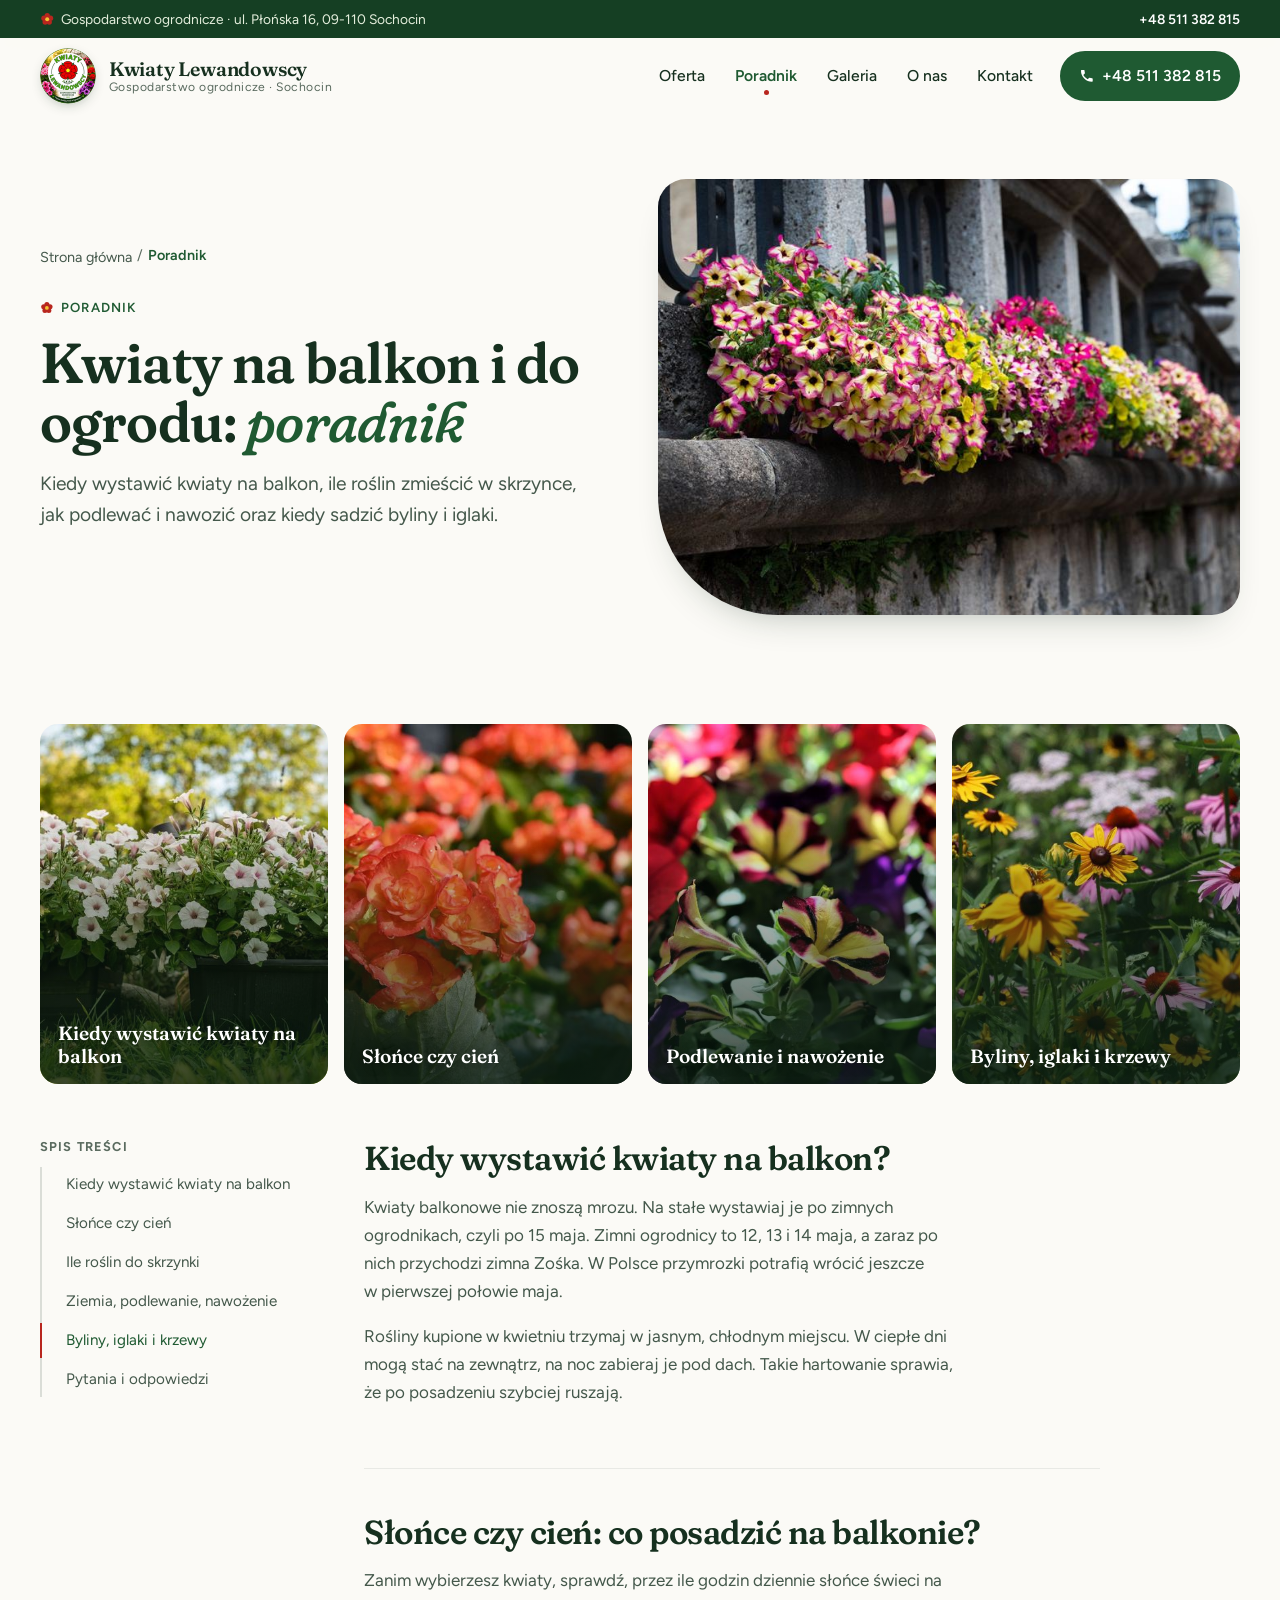
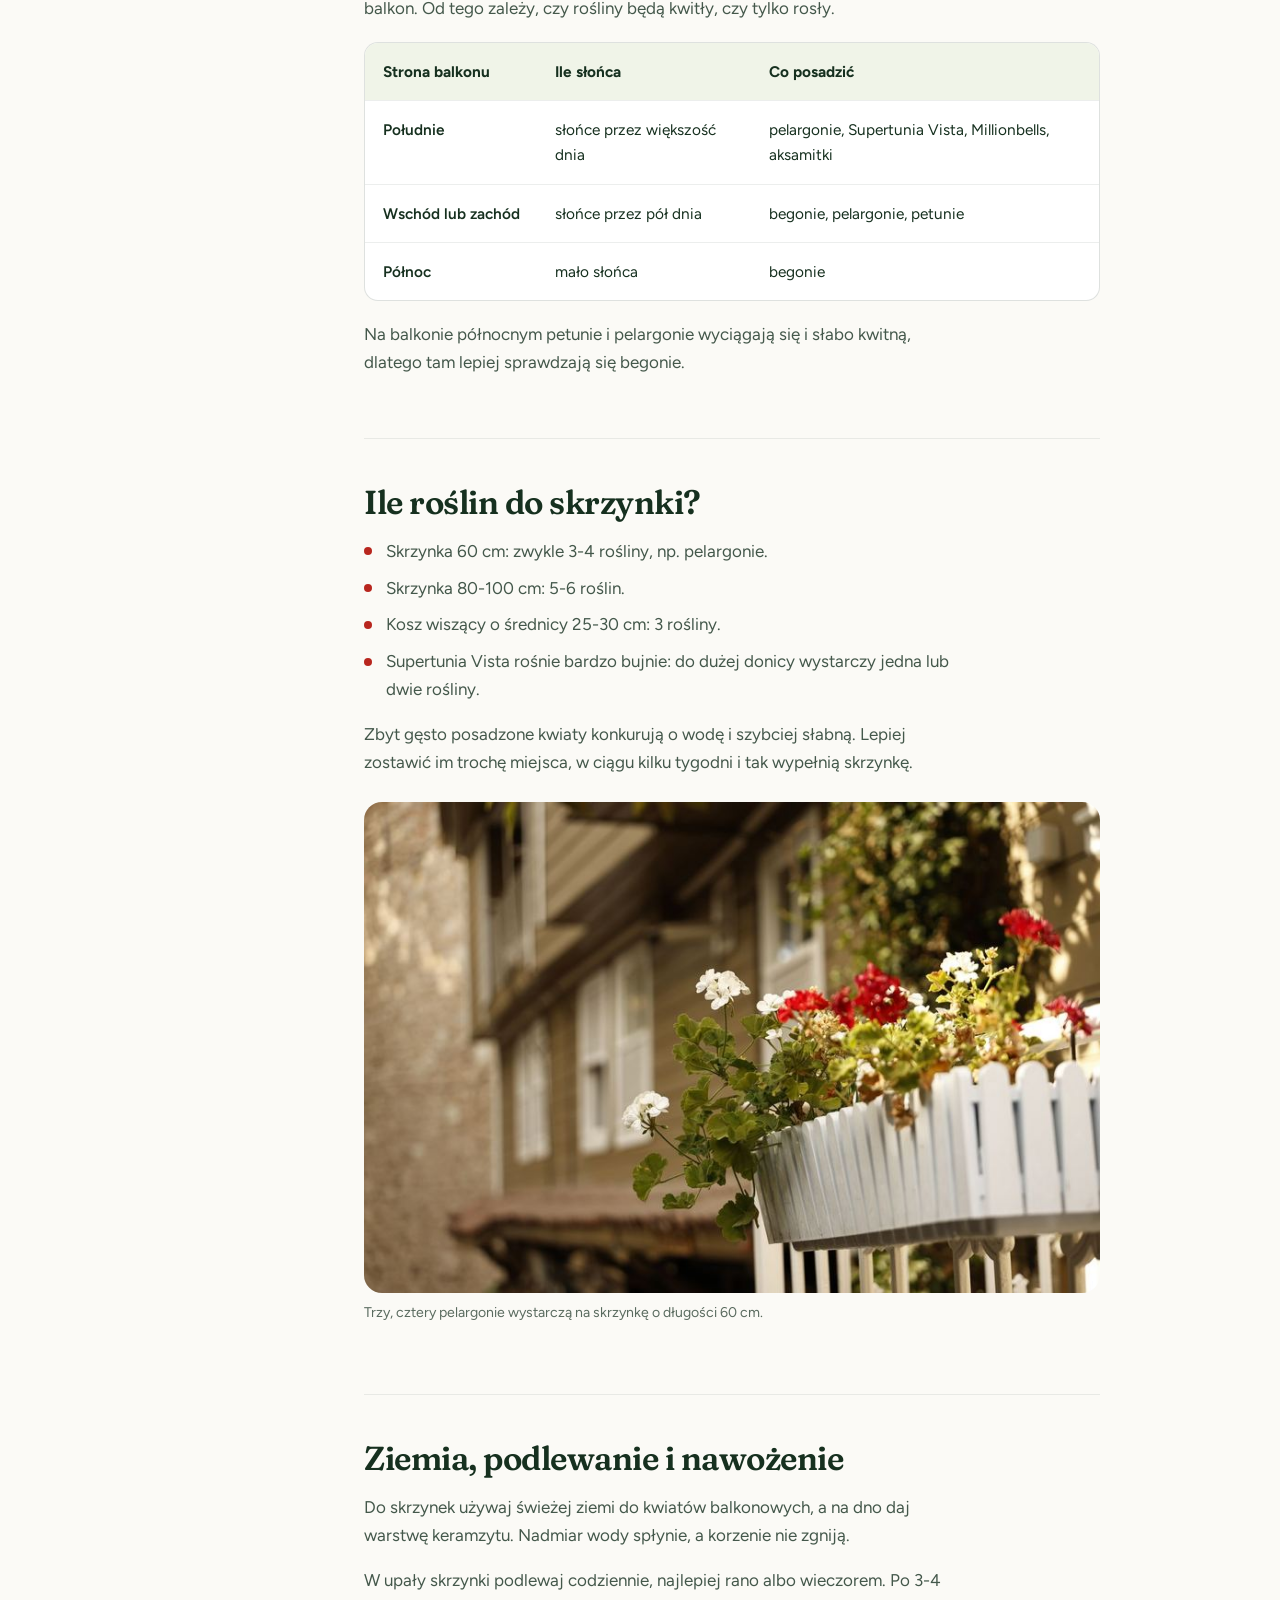
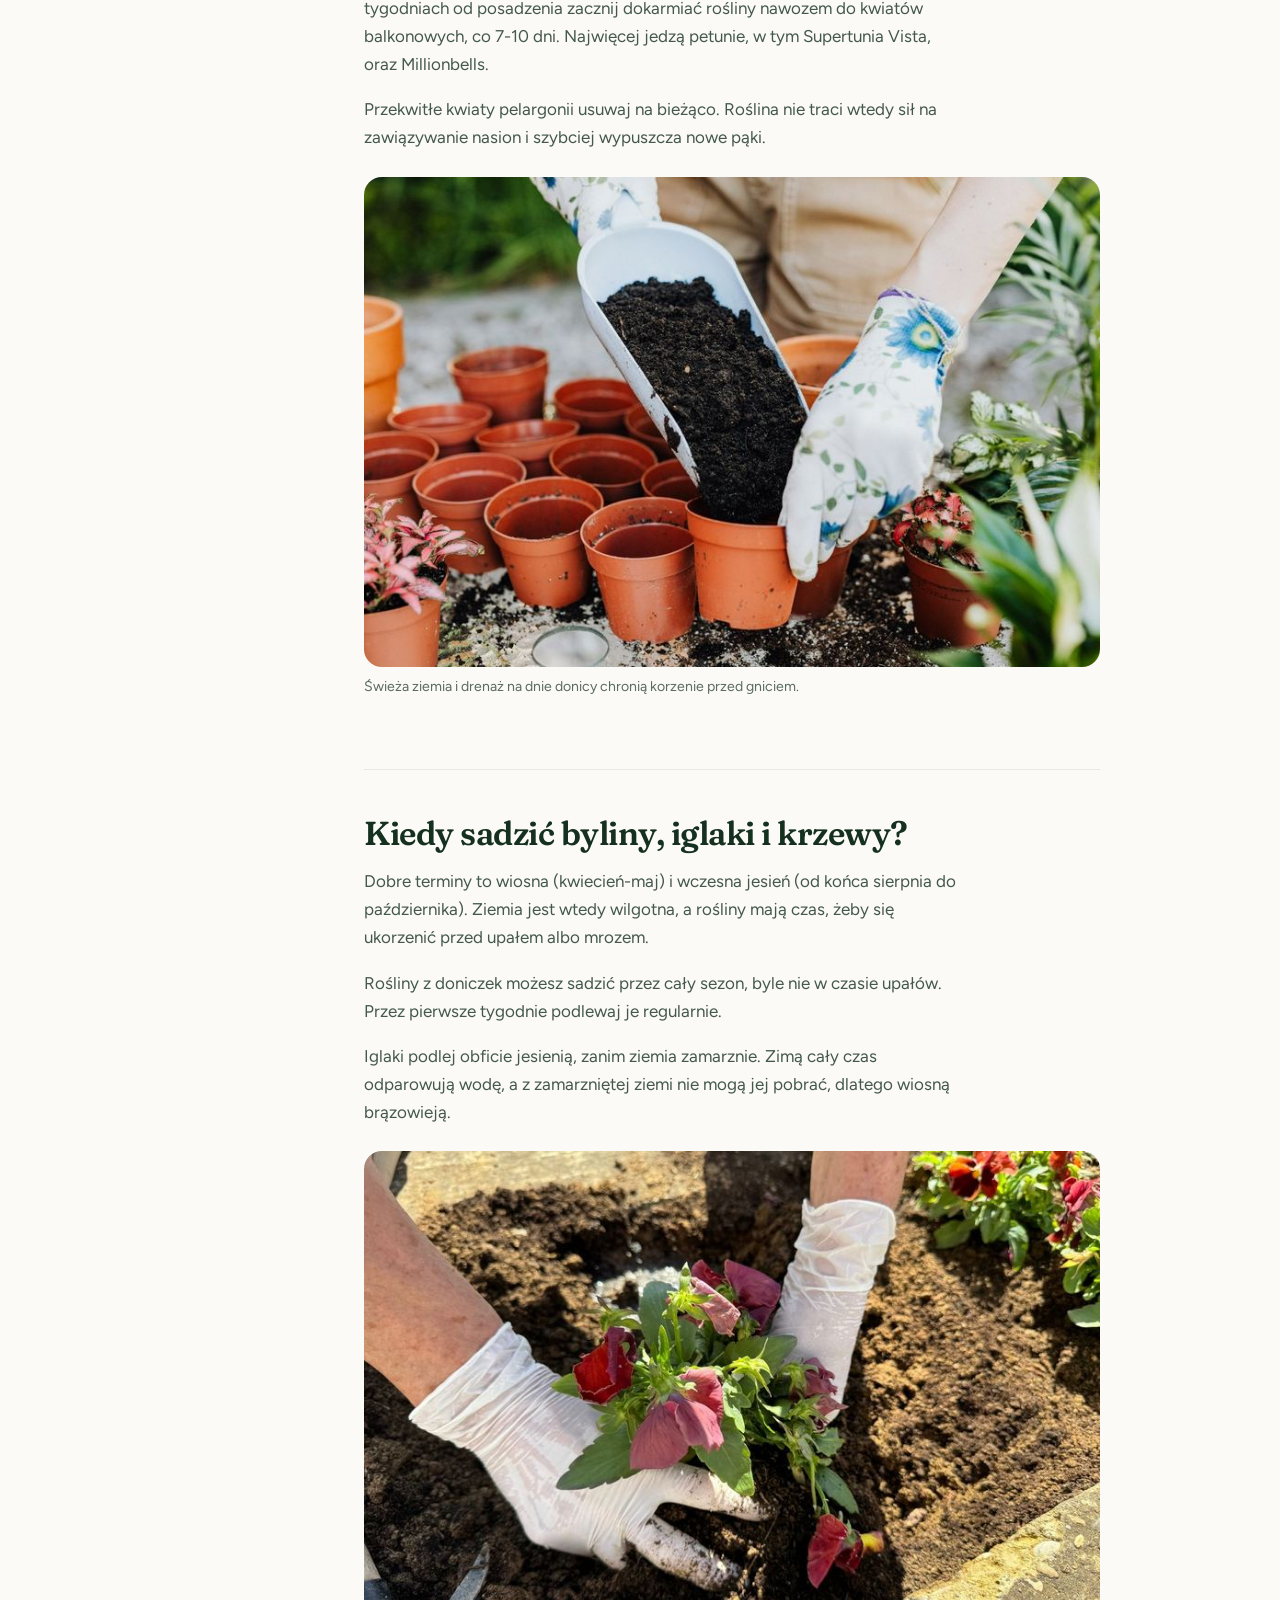
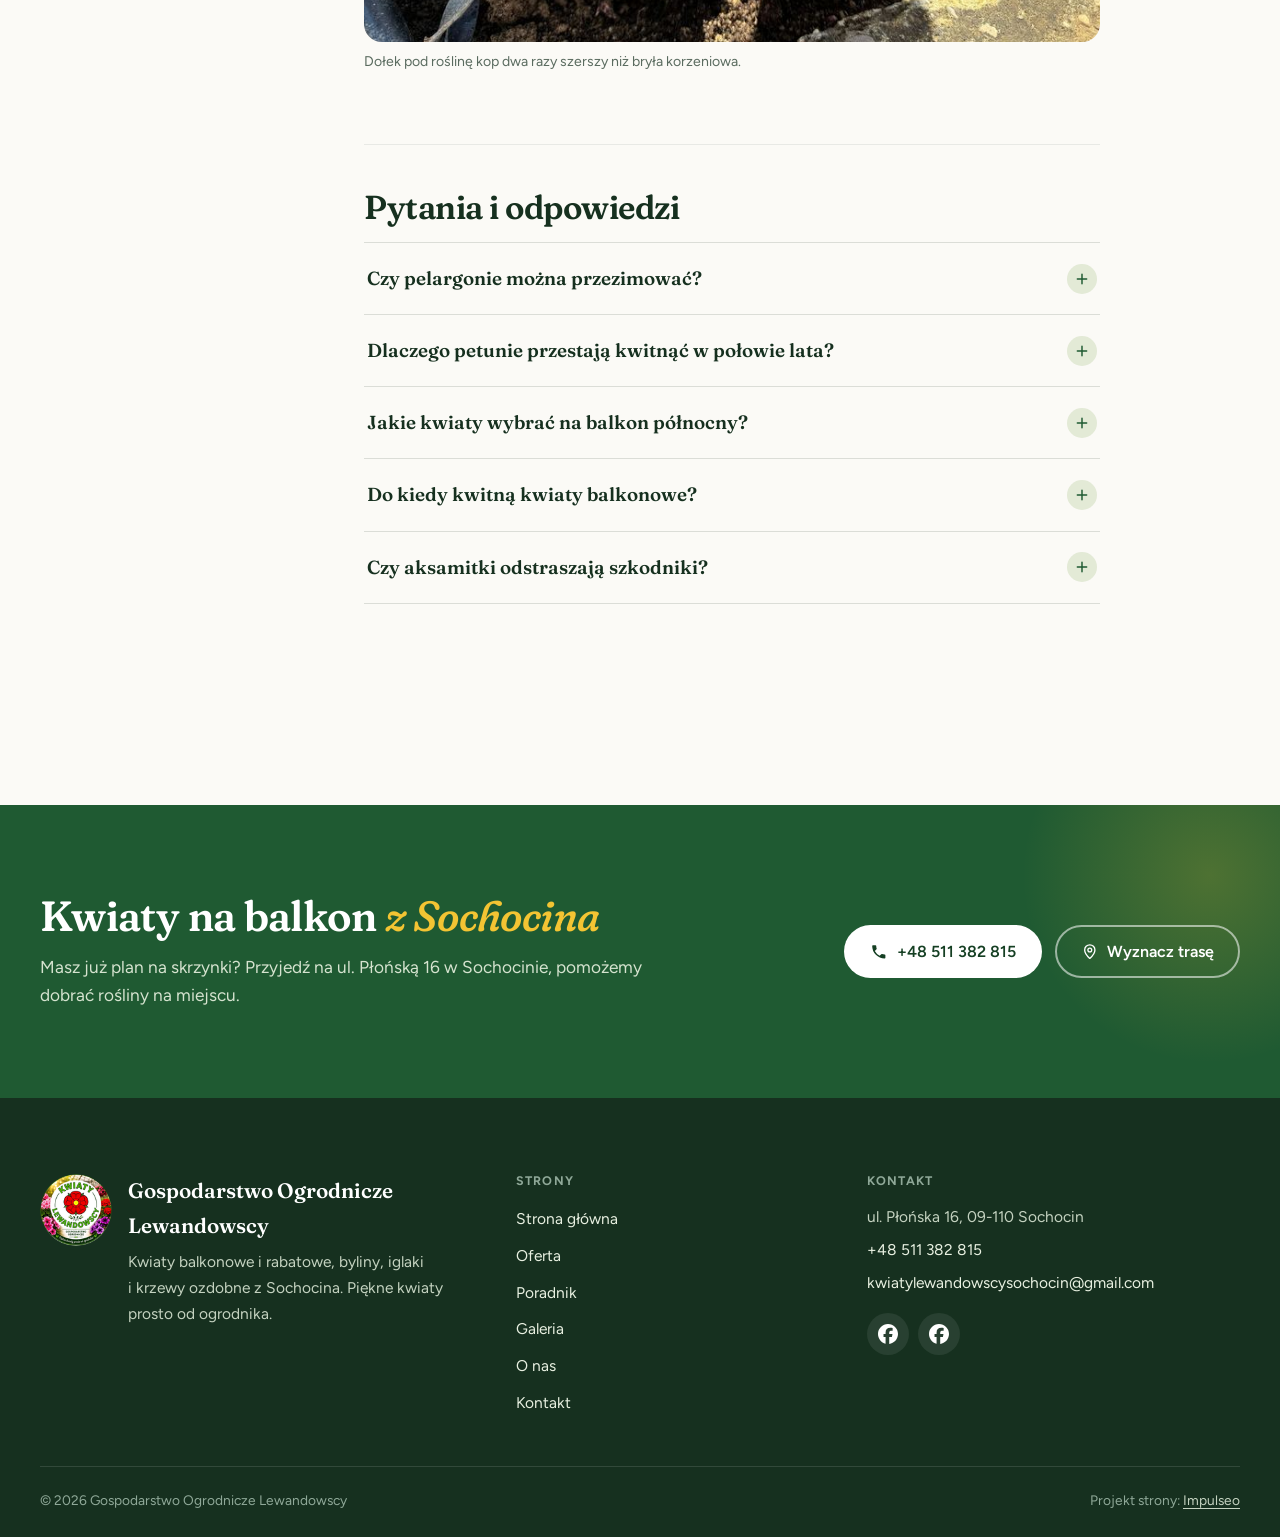
<file: poradnik.html>
<!DOCTYPE html>
<html lang="pl">
<head>
<meta charset="UTF-8">
<meta name="viewport" content="width=device-width, initial-scale=1">
<title>Kwiaty na balkon: kiedy sadzić i jak dbać | Poradnik</title>
<meta name="description" content="Kiedy wystawić kwiaty na balkon, ile roślin dać do skrzynki, jak podlewać i nawozić petunie i pelargonie oraz kiedy sadzić byliny i iglaki. Poradnik z Sochocina.">
<link rel="canonical" href="https://impulseo-pl.github.io/lewandowscy-gospodarstwo-ogrodnicze/poradnik.html">
<meta name="robots" content="noindex, nofollow">
<meta name="theme-color" content="#153F23">
<meta name="geo.region" content="PL-14">
<meta name="geo.placename" content="Sochocin">
<meta name="geo.position" content="52.68856;20.47088">
<meta name="ICBM" content="52.68856, 20.47088">
<meta property="og:type" content="website">
<meta property="og:locale" content="pl_PL">
<meta property="og:site_name" content="Kwiaty Lewandowscy">
<meta property="og:title" content="Kwiaty na balkon: kiedy sadzić i jak dbać | Poradnik">
<meta property="og:description" content="Kiedy wystawić kwiaty na balkon, ile roślin dać do skrzynki, jak podlewać i nawozić petunie i pelargonie oraz kiedy sadzić byliny i iglaki. Poradnik z Sochocina.">
<meta property="og:url" content="https://impulseo-pl.github.io/lewandowscy-gospodarstwo-ogrodnicze/poradnik.html">
<meta property="og:image" content="https://impulseo-pl.github.io/lewandowscy-gospodarstwo-ogrodnicze/img/og.jpg">
<meta property="og:image:width" content="1200">
<meta property="og:image:height" content="630">
<meta property="og:image:alt" content="Kwiaty balkonowe w gospodarstwie Lewandowscy w Sochocinie">
<meta name="twitter:card" content="summary_large_image">
<link rel="icon" type="image/png" sizes="32x32" href="img/favicon-32.png">
<link rel="apple-touch-icon" href="img/apple-touch-icon.png">
<link rel="preconnect" href="https://fonts.googleapis.com">
<link rel="preconnect" href="https://fonts.gstatic.com" crossorigin>
<link href="https://fonts.googleapis.com/css2?family=Fraunces:ital,opsz,wght,SOFT,WONK@0,9..144,400..700,0..100,0..1;1,9..144,400..700,0..100,0..1&amp;family=Figtree:wght@400;500;600;700&amp;display=swap" rel="stylesheet">
<link rel="stylesheet" href="assets/styles.css?v=20260923">
<script type="application/ld+json">{"@context":"https://schema.org","@graph":[{"@type":"WebSite","@id":"https://impulseo-pl.github.io/lewandowscy-gospodarstwo-ogrodnicze/#strona","url":"https://impulseo-pl.github.io/lewandowscy-gospodarstwo-ogrodnicze/","name":"Kwiaty Lewandowscy","inLanguage":"pl-PL","publisher":{"@id":"https://impulseo-pl.github.io/lewandowscy-gospodarstwo-ogrodnicze/#firma"}},{"@type":"GardenStore","@id":"https://impulseo-pl.github.io/lewandowscy-gospodarstwo-ogrodnicze/#firma","name":"Gospodarstwo Ogrodnicze Lewandowscy","alternateName":["Kwiaty Lewandowscy","Lewandowscy Gospodarstwo Ogrodnicze"],"slogan":"Piękne kwiaty prosto od ogrodnika!","description":"Gospodarstwo ogrodnicze w Sochocinie. Od ponad 20 lat produkuje kwiaty balkonowe i rabatowe, byliny, iglaki i krzewy ozdobne.","url":"https://impulseo-pl.github.io/lewandowscy-gospodarstwo-ogrodnicze/","logo":"https://impulseo-pl.github.io/lewandowscy-gospodarstwo-ogrodnicze/img/logo.png","image":["https://impulseo-pl.github.io/lewandowscy-gospodarstwo-ogrodnicze/img/og.jpg","https://impulseo-pl.github.io/lewandowscy-gospodarstwo-ogrodnicze/img/hero.jpg"],"telephone":"+48511382815","email":"kwiatylewandowscysochocin@gmail.com","address":{"@type":"PostalAddress","streetAddress":"ul. Płońska 16","addressLocality":"Sochocin","postalCode":"09-110","addressRegion":"mazowieckie","addressCountry":"PL"},"geo":{"@type":"GeoCoordinates","latitude":52.6885649,"longitude":20.4708843},"hasMap":"https://www.google.com/maps/search/?api=1&query=ul.%20P%C5%82o%C5%84ska%2016%2C%2009-110%20Sochocin","areaServed":[{"@type":"City","name":"Sochocin"},{"@type":"AdministrativeArea","name":"powiat płoński"}],"knowsAbout":["kwiaty balkonowe","kwiaty rabatowe","pelargonie","begonie","aksamitki","Supertunia Vista","Millionbells","byliny","iglaki","krzewy ozdobne"],"sameAs":["https://www.facebook.com/p/Lewandowscy-Gospodarstwo-Ogrodnicze-100088673706979/","https://www.facebook.com/p/Gospodarstwo-Ogrodnicze-Lewandowscy-Kolonia-Sochocin-61589851108442/","https://www.facebook.com/p/Kwiaty-Gospodarstwo-Ogrodnicze-Lewandowscy-100071213671513/"]},{"@type":"WebPage","@id":"https://impulseo-pl.github.io/lewandowscy-gospodarstwo-ogrodnicze/poradnik.html#webpage","url":"https://impulseo-pl.github.io/lewandowscy-gospodarstwo-ogrodnicze/poradnik.html","name":"Kwiaty na balkon: kiedy sadzić i jak dbać | Poradnik","description":"Kiedy wystawić kwiaty na balkon, ile roślin dać do skrzynki, jak podlewać i nawozić petunie i pelargonie oraz kiedy sadzić byliny i iglaki. Poradnik z Sochocina.","inLanguage":"pl-PL","isPartOf":{"@id":"https://impulseo-pl.github.io/lewandowscy-gospodarstwo-ogrodnicze/#strona"},"about":{"@id":"https://impulseo-pl.github.io/lewandowscy-gospodarstwo-ogrodnicze/#firma"},"primaryImageOfPage":{"@type":"ImageObject","url":"https://impulseo-pl.github.io/lewandowscy-gospodarstwo-ogrodnicze/img/skrzynka-balkonowa-kalibrachoa.jpg"},"breadcrumb":{"@id":"https://impulseo-pl.github.io/lewandowscy-gospodarstwo-ogrodnicze/poradnik.html#okruszki"}},{"@type":"BreadcrumbList","@id":"https://impulseo-pl.github.io/lewandowscy-gospodarstwo-ogrodnicze/poradnik.html#okruszki","itemListElement":[{"@type":"ListItem","position":1,"name":"Strona główna","item":"https://impulseo-pl.github.io/lewandowscy-gospodarstwo-ogrodnicze/"},{"@type":"ListItem","position":2,"name":"Poradnik","item":"https://impulseo-pl.github.io/lewandowscy-gospodarstwo-ogrodnicze/poradnik.html"}]},{"@type":"Article","@id":"https://impulseo-pl.github.io/lewandowscy-gospodarstwo-ogrodnicze/poradnik.html#artykul","headline":"Kwiaty na balkon i do ogrodu: poradnik","description":"Kiedy wystawić kwiaty na balkon, ile roślin dać do skrzynki, jak podlewać i nawozić petunie i pelargonie oraz kiedy sadzić byliny i iglaki. Poradnik z Sochocina.","inLanguage":"pl-PL","image":"https://impulseo-pl.github.io/lewandowscy-gospodarstwo-ogrodnicze/img/skrzynka-balkonowa-kalibrachoa.jpg","datePublished":"2026-09-23","dateModified":"2026-09-23","author":{"@id":"https://impulseo-pl.github.io/lewandowscy-gospodarstwo-ogrodnicze/#firma"},"publisher":{"@id":"https://impulseo-pl.github.io/lewandowscy-gospodarstwo-ogrodnicze/#firma"},"mainEntityOfPage":{"@id":"https://impulseo-pl.github.io/lewandowscy-gospodarstwo-ogrodnicze/poradnik.html#webpage"}},{"@type":"FAQPage","@id":"https://impulseo-pl.github.io/lewandowscy-gospodarstwo-ogrodnicze/poradnik.html#faq","mainEntity":[{"@type":"Question","name":"Czy pelargonie można przezimować?","acceptedAnswer":{"@type":"Answer","text":"Tak. Przed pierwszymi przymrozkami przenieś je do jasnego, chłodnego pomieszczenia (5-10°C), skróć pędy i podlewaj oszczędnie, tylko tyle, żeby ziemia nie wyschła całkiem. Wiosną przesadź je do świeżej ziemi."}},{"@type":"Question","name":"Dlaczego petunie przestają kwitnąć w połowie lata?","acceptedAnswer":{"@type":"Answer","text":"Najczęściej są głodne. Petunie szybko zużywają składniki z ziemi i potrzebują regularnego nawożenia oraz obfitego podlewania. Pomaga też skrócenie wybujałych pędów o jedną trzecią."}},{"@type":"Question","name":"Jakie kwiaty wybrać na balkon północny?","acceptedAnswer":{"@type":"Answer","text":"Tam, gdzie słońca jest mało, najlepiej rosną begonie. Pelargonie i petunie w cieniu wyciągają się i słabo kwitną."}},{"@type":"Question","name":"Do kiedy kwitną kwiaty balkonowe?","acceptedAnswer":{"@type":"Answer","text":"Pelargonie, begonie, petunie i aksamitki kwitną zwykle do pierwszych przymrozków, czyli do października."}},{"@type":"Question","name":"Czy aksamitki odstraszają szkodniki?","acceptedAnswer":{"@type":"Answer","text":"Aksamitki mają intensywny zapach i ogrodnicy od dawna sadzą je między warzywami. Nawet jeśli nie załatwią sprawy w całości, rabata z nimi długo wygląda kolorowo."}}]}]}</script>
</head>
<body>
<a class="skip" href="#tresc">Przejdź do treści</a>
<div class="topbar">
  <div class="wrap">
    <div class="tb-left"><svg class="rose-mark" viewBox="0 0 24 24" aria-hidden="true" focusable="false"><g fill="#B8261E"><circle cx="12" cy="6.2" r="4.4"/><circle cx="17.5" cy="10.2" r="4.4"/><circle cx="15.4" cy="16.7" r="4.4"/><circle cx="8.6" cy="16.7" r="4.4"/><circle cx="6.5" cy="10.2" r="4.4"/></g><circle cx="12" cy="12" r="3.3" fill="#F3C433"/></svg><span><span class="tb-hide">Gospodarstwo ogrodnicze · </span>ul. Płońska 16, 09-110 Sochocin</span></div>
    <a href="tel:+48511382815">+48 511 382 815</a>
  </div>
</div>
<header class="site-nav">
  <div class="wrap nav-inner">
    <a class="brand" href="index.html" aria-label="Kwiaty Lewandowscy - strona główna">
      <img class="brand-logo" src="img/logo-nav.png" width="112" height="112" alt="Logo Kwiaty Lewandowscy - Gospodarstwo Ogrodnicze">
      <span class="brand-txt"><span class="brand-name">Kwiaty Lewandowscy</span><span class="brand-sub">Gospodarstwo ogrodnicze · Sochocin</span></span>
    </a>
    <button class="nav-toggle" aria-label="Menu" aria-expanded="false" aria-controls="menu"><span></span><span></span><span></span></button>
    <nav class="nav-links" id="menu" aria-label="Menu główne">
      <a href="oferta.html">Oferta</a>
      <a href="poradnik.html" aria-current="page">Poradnik</a>
      <a href="galeria.html">Galeria</a>
      <a href="o-nas.html">O&nbsp;nas</a>
      <a href="kontakt.html">Kontakt</a>
      <a class="nav-cta" href="tel:+48511382815"><svg viewBox="0 0 24 24" fill="none" aria-hidden="true" focusable="false"><path d="M6.6 10.8a15.5 15.5 0 0 0 6.6 6.6l2.2-2.2a1 1 0 0 1 1-.24 11.4 11.4 0 0 0 3.6.58 1 1 0 0 1 1 1V20a1 1 0 0 1-1 1A17 17 0 0 1 3 4a1 1 0 0 1 1-1h3.5a1 1 0 0 1 1 1c0 1.25.2 2.46.58 3.6a1 1 0 0 1-.25 1l-2.23 2.2Z" fill="currentColor"/></svg><span>+48 511 382 815</span></a>
    </nav>
  </div>
</header>
<main id="tresc">
<section class="pagehead wrap">
  <img class="ph-img" src="img/skrzynka-balkonowa-kalibrachoa.jpg" srcset="img/skrzynka-balkonowa-kalibrachoa-800.jpg 800w, img/skrzynka-balkonowa-kalibrachoa.jpg 1880w" sizes="(max-width: 860px) 100vw, 52vw" width="1880" height="1255" alt="Skrzynka balkonowa z kolorowymi drobnymi kwiatami na kamiennej balustradzie" fetchpriority="high" decoding="async">
  <div class="ph-copy">
    <nav class="crumbs" aria-label="Okruszki"><ol><li><a href="index.html">Strona główna</a></li><li><span aria-current="page">Poradnik</span></li></ol></nav>
    <span class="eyebrow"><svg class="rose-mark" viewBox="0 0 24 24" aria-hidden="true" focusable="false"><g fill="#B8261E"><circle cx="12" cy="6.2" r="4.4"/><circle cx="17.5" cy="10.2" r="4.4"/><circle cx="15.4" cy="16.7" r="4.4"/><circle cx="8.6" cy="16.7" r="4.4"/><circle cx="6.5" cy="10.2" r="4.4"/></g><circle cx="12" cy="12" r="3.3" fill="#F3C433"/></svg>Poradnik</span>
    <h1>Kwiaty na balkon i&nbsp;do ogrodu: <em>poradnik</em></h1>
    <p class="lead">Kiedy wystawić kwiaty na balkon, ile roślin zmieścić w&nbsp;skrzynce, jak podlewać i&nbsp;nawozić oraz kiedy sadzić byliny i&nbsp;iglaki.</p>
  </div>
</section>

<section class="sec" style="padding-block:clamp(1rem,3vw,2rem) clamp(2.5rem,5vw,3.5rem)">
  <div class="wrap">
    <div class="tematy">
      <a class="temat rv" href="#kiedy-sadzic"><img src="img/petunie-biale-skrzynki.jpg" srcset="img/petunie-biale-skrzynki-800.jpg 800w, img/petunie-biale-skrzynki.jpg 1880w" sizes="(max-width: 900px) 50vw, 25vw" width="1880" height="1253" alt="Białe petunie w skrzynkach" decoding="async"><span>Kiedy wystawić kwiaty na balkon</span></a>
      <a class="temat rv" href="#slonce-czy-cien"><img src="img/begonie-pomaranczowe.jpg" srcset="img/begonie-pomaranczowe-800.jpg 800w, img/begonie-pomaranczowe.jpg 1600w" sizes="(max-width: 900px) 50vw, 25vw" width="1600" height="1068" alt="Pomarańczowe begonie" decoding="async"><span>Słońce czy cień</span></a>
      <a class="temat rv" href="#podlewanie-nawozenie"><img src="img/petunie-kolorowe.jpg" srcset="img/petunie-kolorowe-800.jpg 800w, img/petunie-kolorowe.jpg 1600w" sizes="(max-width: 900px) 50vw, 25vw" width="1600" height="1066" alt="Petunie w mieszance kolorów" decoding="async"><span>Podlewanie i&nbsp;nawożenie</span></a>
      <a class="temat rv" href="#byliny-iglaki-krzewy"><img src="img/byliny-jezowka-rudbekia.jpg" srcset="img/byliny-jezowka-rudbekia-800.jpg 800w, img/byliny-jezowka-rudbekia.jpg 1600w" sizes="(max-width: 900px) 50vw, 25vw" width="1600" height="1066" alt="Jeżówki i rudbekie na rabacie" decoding="async"><span>Byliny, iglaki i&nbsp;krzewy</span></a>
    </div>
  </div>
</section>

<article class="sec" style="padding-top:0">
  <div class="wrap article">
    <nav class="article-nav" aria-label="Spis treści">
      <h2>Spis treści</h2>
      <ol><li><a href="#kiedy-sadzic">Kiedy wystawić kwiaty na balkon</a></li><li><a href="#slonce-czy-cien">Słońce czy cień</a></li><li><a href="#ile-roslin">Ile roślin do skrzynki</a></li><li><a href="#podlewanie-nawozenie">Ziemia, podlewanie, nawożenie</a></li><li><a href="#byliny-iglaki-krzewy">Byliny, iglaki i&nbsp;krzewy</a></li><li><a href="#pytania">Pytania i&nbsp;odpowiedzi</a></li></ol>
    </nav>
    <div class="article-body">
      <section id="kiedy-sadzic">
        <h2>Kiedy wystawić kwiaty na balkon?</h2>
        <p>Kwiaty balkonowe nie znoszą mrozu. Na stałe wystawiaj je po zimnych ogrodnikach, czyli po 15 maja. Zimni ogrodnicy to 12, 13 i&nbsp;14 maja, a&nbsp;zaraz po nich przychodzi zimna Zośka. W&nbsp;Polsce przymrozki potrafią wrócić jeszcze w&nbsp;pierwszej połowie maja.</p>
        <p>Rośliny kupione w&nbsp;kwietniu trzymaj w&nbsp;jasnym, chłodnym miejscu. W&nbsp;ciepłe dni mogą stać na zewnątrz, na noc zabieraj je pod dach. Takie hartowanie sprawia, że po posadzeniu szybciej ruszają.</p>
      </section>
      <section id="slonce-czy-cien">
        <h2>Słońce czy cień: co posadzić na balkonie?</h2>
        <p>Zanim wybierzesz kwiaty, sprawdź, przez ile godzin dziennie słońce świeci na balkon. Od tego zależy, czy rośliny będą kwitły, czy tylko rosły.</p>
        <div class="tbl-wrap">
          <table>
            <thead><tr><th scope="col">Strona balkonu</th><th scope="col">Ile słońca</th><th scope="col">Co posadzić</th></tr></thead>
            <tbody>
              <tr><td>Południe</td><td>słońce przez większość dnia</td><td>pelargonie, Supertunia Vista, Millionbells, aksamitki</td></tr>
              <tr><td>Wschód lub zachód</td><td>słońce przez pół dnia</td><td>begonie, pelargonie, petunie</td></tr>
              <tr><td>Północ</td><td>mało słońca</td><td>begonie</td></tr>
            </tbody>
          </table>
        </div>
        <p>Na balkonie północnym petunie i&nbsp;pelargonie wyciągają się i&nbsp;słabo kwitną, dlatego tam lepiej sprawdzają się begonie.</p>
      </section>
      <section id="ile-roslin">
        <h2>Ile roślin do skrzynki?</h2>
        <ul class="dots">
          <li>Skrzynka 60 cm: zwykle 3-4 rośliny, np. pelargonie.</li>
          <li>Skrzynka 80-100 cm: 5-6 roślin.</li>
          <li>Kosz wiszący o&nbsp;średnicy 25-30 cm: 3 rośliny.</li>
          <li>Supertunia Vista rośnie bardzo bujnie: do dużej donicy wystarczy jedna lub dwie rośliny.</li>
        </ul>
        <p>Zbyt gęsto posadzone kwiaty konkurują o&nbsp;wodę i&nbsp;szybciej słabną. Lepiej zostawić im trochę miejsca, w&nbsp;ciągu kilku tygodni i&nbsp;tak wypełnią skrzynkę.</p>
        <figure><img src="img/skrzynka-balkonowa-pelargonie.jpg" srcset="img/skrzynka-balkonowa-pelargonie-800.jpg 800w, img/skrzynka-balkonowa-pelargonie.jpg 1600w" sizes="(max-width: 900px) 100vw, 46rem" width="1600" height="1066" alt="Pelargonie w białej skrzynce balkonowej" loading="lazy" decoding="async"><figcaption>Trzy, cztery pelargonie wystarczą na skrzynkę o&nbsp;długości 60 cm.</figcaption></figure>
      </section>
      <section id="podlewanie-nawozenie">
        <h2>Ziemia, podlewanie i&nbsp;nawożenie</h2>
        <p>Do skrzynek używaj świeżej ziemi do kwiatów balkonowych, a&nbsp;na dno daj warstwę keramzytu. Nadmiar wody spłynie, a&nbsp;korzenie nie zgniją.</p>
        <p>W&nbsp;upały skrzynki podlewaj codziennie, najlepiej rano albo wieczorem. Po 3-4 tygodniach od posadzenia zacznij dokarmiać rośliny nawozem do kwiatów balkonowych, co 7-10 dni. Najwięcej jedzą petunie, w&nbsp;tym Supertunia Vista, oraz Millionbells.</p>
        <p>Przekwitłe kwiaty pelargonii usuwaj na bieżąco. Roślina nie traci wtedy sił na zawiązywanie nasion i&nbsp;szybciej wypuszcza nowe pąki.</p>
        <figure><img src="img/przesadzanie-roslin.jpg" srcset="img/przesadzanie-roslin-800.jpg 800w, img/przesadzanie-roslin.jpg 1600w" sizes="(max-width: 900px) 100vw, 46rem" width="1600" height="1066" alt="Nasypywanie ziemi do doniczek przed sadzeniem roślin" loading="lazy" decoding="async"><figcaption>Świeża ziemia i&nbsp;drenaż na dnie donicy chronią korzenie przed gniciem.</figcaption></figure>
      </section>
      <section id="byliny-iglaki-krzewy">
        <h2>Kiedy sadzić byliny, iglaki i&nbsp;krzewy?</h2>
        <p>Dobre terminy to wiosna (kwiecień-maj) i&nbsp;wczesna jesień (od końca sierpnia do października). Ziemia jest wtedy wilgotna, a&nbsp;rośliny mają czas, żeby się ukorzenić przed upałem albo mrozem.</p>
        <p>Rośliny z&nbsp;doniczek możesz sadzić przez cały sezon, byle nie w&nbsp;czasie upałów. Przez pierwsze tygodnie podlewaj je regularnie.</p>
        <p>Iglaki podlej obficie jesienią, zanim ziemia zamarznie. Zimą cały czas odparowują wodę, a&nbsp;z&nbsp;zamarzniętej ziemi nie mogą jej pobrać, dlatego wiosną brązowieją.</p>
        <figure><img src="img/sadzenie-kwiatow-rabata.jpg" srcset="img/sadzenie-kwiatow-rabata-800.jpg 800w, img/sadzenie-kwiatow-rabata.jpg 1600w" sizes="(max-width: 900px) 100vw, 46rem" width="1600" height="1200" alt="Sadzenie kwiatów na rabacie w rękawiczkach" loading="lazy" decoding="async"><figcaption>Dołek pod roślinę kop dwa razy szerszy niż bryła korzeniowa.</figcaption></figure>
      </section>
      <section id="pytania">
        <h2>Pytania i&nbsp;odpowiedzi</h2>
        <div class="faq">
        <details><summary>Czy pelargonie można przezimować?</summary><div class="ans"><p>Tak. Przed pierwszymi przymrozkami przenieś je do jasnego, chłodnego pomieszczenia (5-10°C), skróć pędy i&nbsp;podlewaj oszczędnie, tylko tyle, żeby ziemia nie wyschła całkiem. Wiosną przesadź je do świeżej ziemi.</p></div></details>
        <details><summary>Dlaczego petunie przestają kwitnąć w&nbsp;połowie lata?</summary><div class="ans"><p>Najczęściej są głodne. Petunie szybko zużywają składniki z&nbsp;ziemi i&nbsp;potrzebują regularnego nawożenia oraz obfitego podlewania. Pomaga też skrócenie wybujałych pędów o&nbsp;jedną trzecią.</p></div></details>
        <details><summary>Jakie kwiaty wybrać na balkon północny?</summary><div class="ans"><p>Tam, gdzie słońca jest mało, najlepiej rosną begonie. Pelargonie i&nbsp;petunie w&nbsp;cieniu wyciągają się i&nbsp;słabo kwitną.</p></div></details>
        <details><summary>Do kiedy kwitną kwiaty balkonowe?</summary><div class="ans"><p>Pelargonie, begonie, petunie i&nbsp;aksamitki kwitną zwykle do pierwszych przymrozków, czyli do października.</p></div></details>
        <details><summary>Czy aksamitki odstraszają szkodniki?</summary><div class="ans"><p>Aksamitki mają intensywny zapach i&nbsp;ogrodnicy od dawna sadzą je między warzywami. Nawet jeśli nie załatwią sprawy w&nbsp;całości, rabata z&nbsp;nimi długo wygląda kolorowo.</p></div></details>
        </div>
      </section>
    </div>
  </div>
</article>

<section class="cta">
  <div class="wrap">
    <div class="rv">
      <h2>Kwiaty na balkon <em>z&nbsp;Sochocina</em></h2>
      <p>Masz już plan na skrzynki? Przyjedź na ul. Płońską 16 w&nbsp;Sochocinie, pomożemy dobrać rośliny na miejscu.</p>
    </div>
    <div class="cta-actions rv">
      <a class="btn btn-light" href="tel:+48511382815"><svg viewBox="0 0 24 24" fill="none" aria-hidden="true" focusable="false"><path d="M6.6 10.8a15.5 15.5 0 0 0 6.6 6.6l2.2-2.2a1 1 0 0 1 1-.24 11.4 11.4 0 0 0 3.6.58 1 1 0 0 1 1 1V20a1 1 0 0 1-1 1A17 17 0 0 1 3 4a1 1 0 0 1 1-1h3.5a1 1 0 0 1 1 1c0 1.25.2 2.46.58 3.6a1 1 0 0 1-.25 1l-2.23 2.2Z" fill="currentColor"/></svg>+48 511 382 815</a>
      <a class="btn btn-ghost-light" href="https://www.google.com/maps/dir/?api=1&amp;destination=ul.%20P%C5%82o%C5%84ska%2016%2C%2009-110%20Sochocin" target="_blank" rel="noopener"><svg viewBox="0 0 24 24" fill="none" aria-hidden="true" focusable="false"><path d="M12 21s-7-6.2-7-11.5A7 7 0 0 1 19 9.5C19 14.8 12 21 12 21Z" stroke="currentColor" stroke-width="1.8" stroke-linejoin="round"/><circle cx="12" cy="9.5" r="2.6" stroke="currentColor" stroke-width="1.8"/></svg>Wyznacz trasę</a>
    </div>
  </div>
</section>
</main>

<footer>
  <div class="wrap">
    <div class="foot-grid">
      <div class="foot-brand">
        <img src="img/logo-nav.png" width="112" height="112" alt="" loading="lazy" decoding="async">
        <div>
          <div class="foot-name">Gospodarstwo Ogrodnicze Lewandowscy</div>
          <p>Kwiaty balkonowe i&nbsp;rabatowe, byliny, iglaki i&nbsp;krzewy ozdobne z&nbsp;Sochocina. Piękne kwiaty prosto od ogrodnika.</p>
        </div>
      </div>
      <div>
        <h2>Strony</h2>
        <ul class="foot-links">
          <li><a href="index.html">Strona główna</a></li>
          <li><a href="oferta.html">Oferta</a></li>
          <li><a href="poradnik.html">Poradnik</a></li>
          <li><a href="galeria.html">Galeria</a></li>
          <li><a href="o-nas.html">O&nbsp;nas</a></li>
          <li><a href="kontakt.html">Kontakt</a></li>
        </ul>
      </div>
      <div>
        <h2>Kontakt</h2>
        <address>
          <span>ul. Płońska 16, 09-110 Sochocin</span>
          <a href="tel:+48511382815">+48 511 382 815</a>
          <a href="mailto:kwiatylewandowscysochocin@gmail.com">kwiatylewandowscysochocin@gmail.com</a>
        </address>
        <div class="foot-soc">
          <a class="soc" href="https://www.facebook.com/p/Lewandowscy-Gospodarstwo-Ogrodnicze-100088673706979/" target="_blank" rel="noopener" aria-label="Facebook - Lewandowscy Gospodarstwo Ogrodnicze"><svg viewBox="0 0 24 24" aria-hidden="true" focusable="false"><path d="M9.101 23.691v-7.98H6.627v-3.667h2.474v-1.58c0-4.085 1.848-5.978 5.858-5.978.401 0 .955.042 1.468.103a8.68 8.68 0 0 1 1.141.195v3.325a8.623 8.623 0 0 0-.653-.036 26.805 26.805 0 0 0-.733-.009c-.707 0-1.259.096-1.675.309a1.686 1.686 0 0 0-.679.622c-.258.42-.374.995-.374 1.752v1.297h3.919l-.386 2.103-.287 1.564h-3.246v8.245C19.396 23.238 24 18.179 24 12.044c0-6.627-5.373-12-12-12s-12 5.373-12 12c0 5.628 3.874 10.35 9.101 11.647Z" fill="currentColor"/></svg></a>
          <a class="soc" href="https://www.facebook.com/p/Gospodarstwo-Ogrodnicze-Lewandowscy-Kolonia-Sochocin-61589851108442/" target="_blank" rel="noopener" aria-label="Facebook - Gospodarstwo Ogrodnicze Lewandowscy, Kolonia Sochocin"><svg viewBox="0 0 24 24" aria-hidden="true" focusable="false"><path d="M9.101 23.691v-7.98H6.627v-3.667h2.474v-1.58c0-4.085 1.848-5.978 5.858-5.978.401 0 .955.042 1.468.103a8.68 8.68 0 0 1 1.141.195v3.325a8.623 8.623 0 0 0-.653-.036 26.805 26.805 0 0 0-.733-.009c-.707 0-1.259.096-1.675.309a1.686 1.686 0 0 0-.679.622c-.258.42-.374.995-.374 1.752v1.297h3.919l-.386 2.103-.287 1.564h-3.246v8.245C19.396 23.238 24 18.179 24 12.044c0-6.627-5.373-12-12-12s-12 5.373-12 12c0 5.628 3.874 10.35 9.101 11.647Z" fill="currentColor"/></svg></a>
        </div>
      </div>
    </div>
    <div class="foot-bot">
      <span>© 2026 Gospodarstwo Ogrodnicze Lewandowscy</span>
      <span>Projekt strony: <a class="foot-credit" href="https://impulseo.pl" target="_blank" rel="noopener">Impulseo</a></span>
    </div>
  </div>
</footer>
<div class="sticky-reserve"><a class="sr-call" href="tel:+48511382815"><svg viewBox="0 0 24 24" fill="none" aria-hidden="true" focusable="false"><path d="M6.6 10.8a15.5 15.5 0 0 0 6.6 6.6l2.2-2.2a1 1 0 0 1 1-.24 11.4 11.4 0 0 0 3.6.58 1 1 0 0 1 1 1V20a1 1 0 0 1-1 1A17 17 0 0 1 3 4a1 1 0 0 1 1-1h3.5a1 1 0 0 1 1 1c0 1.25.2 2.46.58 3.6a1 1 0 0 1-.25 1l-2.23 2.2Z" fill="currentColor"/></svg>Zadzwoń</a><a class="sr-map" href="https://www.google.com/maps/dir/?api=1&amp;destination=ul.%20P%C5%82o%C5%84ska%2016%2C%2009-110%20Sochocin" target="_blank" rel="noopener"><svg viewBox="0 0 24 24" fill="none" aria-hidden="true" focusable="false"><path d="M12 21s-7-6.2-7-11.5A7 7 0 0 1 19 9.5C19 14.8 12 21 12 21Z" stroke="currentColor" stroke-width="1.8" stroke-linejoin="round"/><circle cx="12" cy="9.5" r="2.6" stroke="currentColor" stroke-width="1.8"/></svg>Dojazd</a></div>
<div class="demo-wazne" data-do="2026-09-29" data-cykl="3" hidden><svg class="dw-ico" width="13" height="13" viewBox="0 0 24 24" fill="none" aria-hidden="true"><circle cx="12" cy="12" r="8.6" stroke="currentColor" stroke-width="1.8"/><path d="M12 7.2V12l3.3 2" stroke="currentColor" stroke-width="1.8" stroke-linecap="round"/></svg><span class="dw-txt"></span></div>

<script src="assets/main.js?v=20260923"></script>
</body>
</html>
</file>
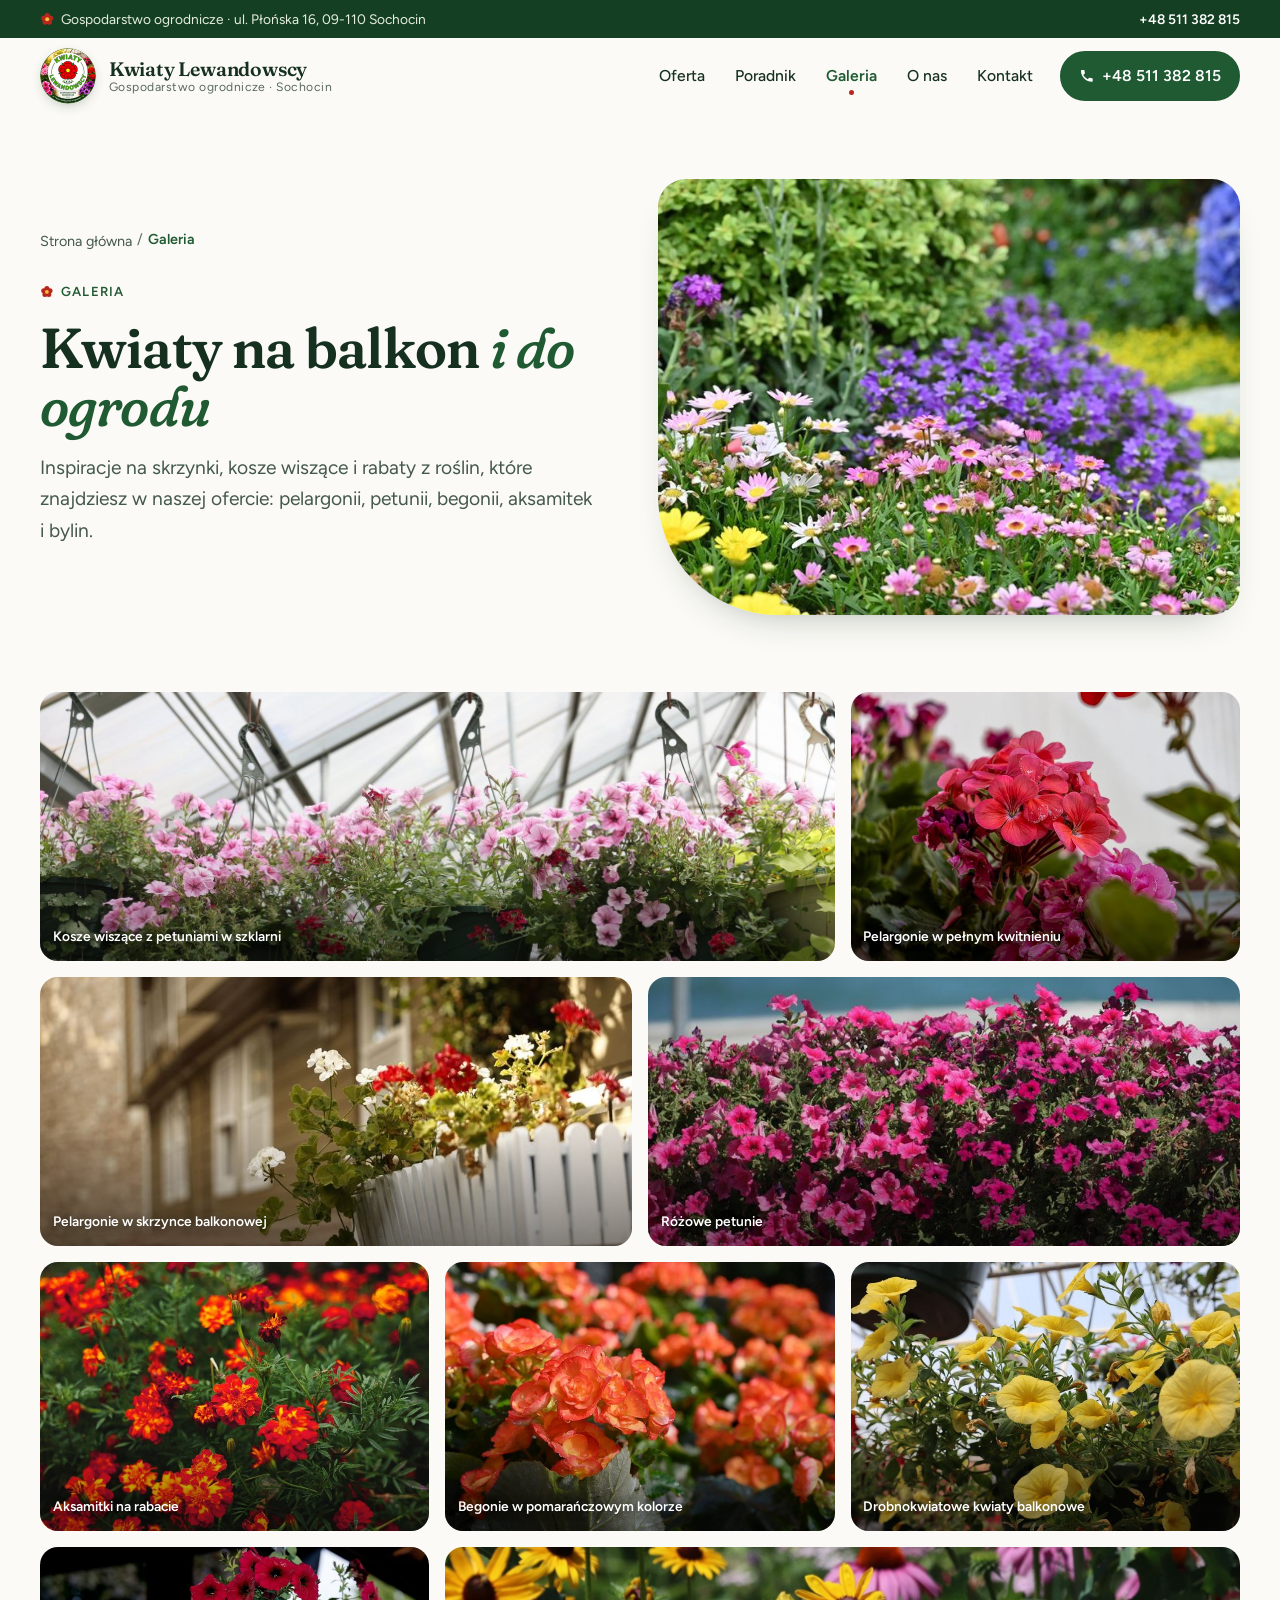
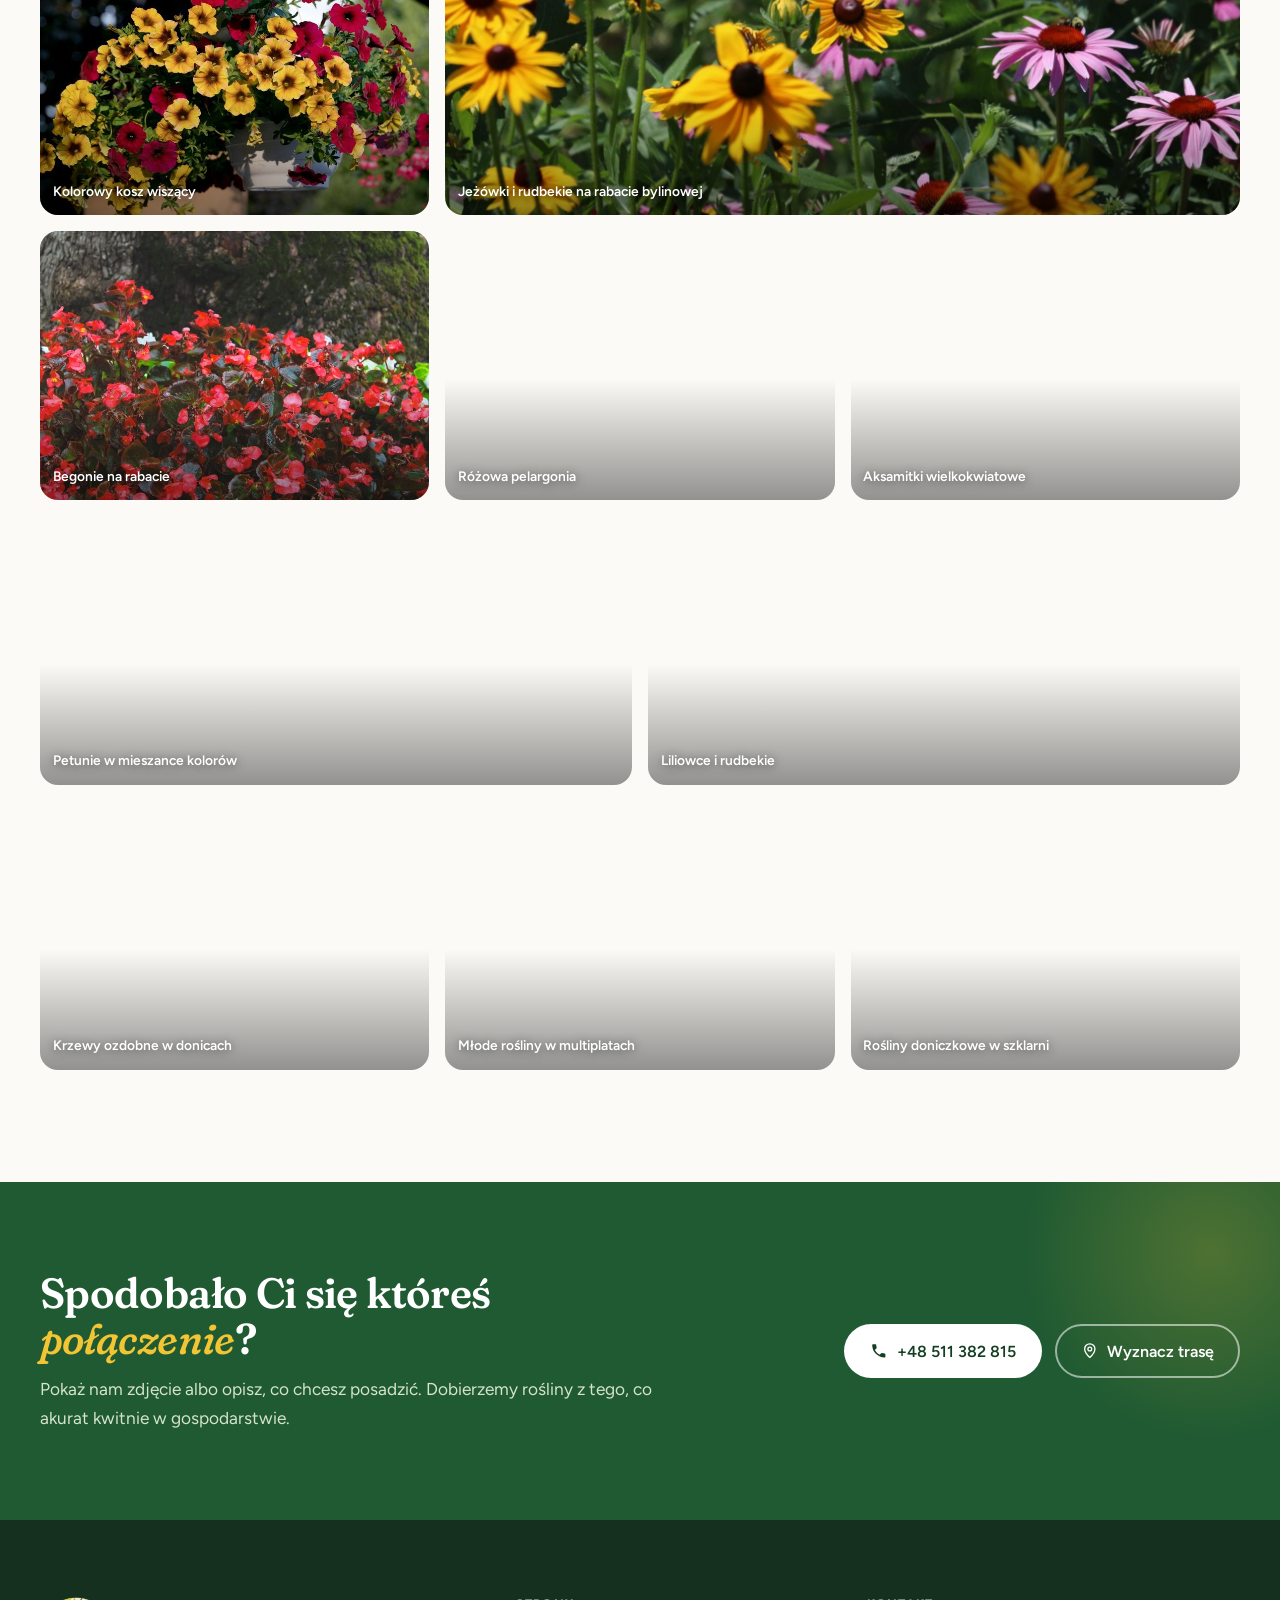
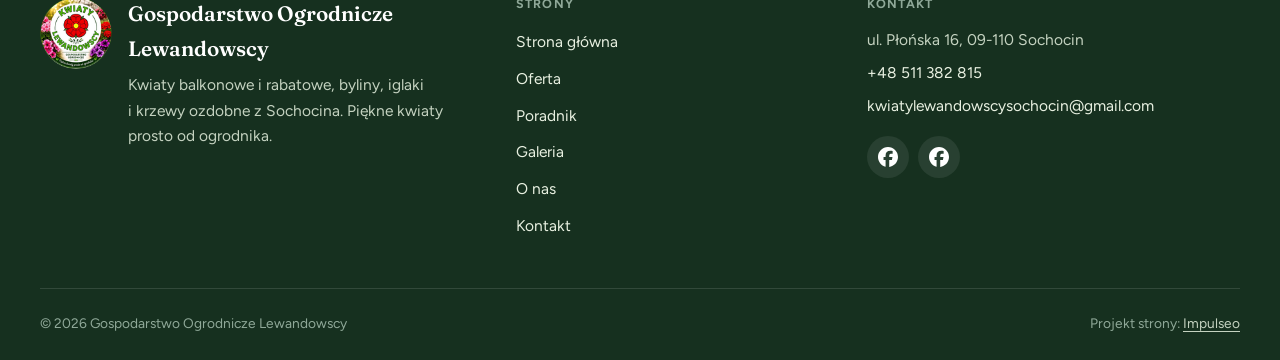
<file: realizacje.html>
<!DOCTYPE html>
<html lang="pl">
<head>
<meta charset="UTF-8">
<meta name="viewport" content="width=device-width, initial-scale=1">
<title>Galeria | Kwiaty Lewandowscy</title>
<meta name="robots" content="noindex, follow">
<link rel="canonical" href="https://impulseo-pl.github.io/lewandowscy-gospodarstwo-ogrodnicze/galeria.html">
<meta http-equiv="refresh" content="0; url=galeria.html">
<script>location.replace('galeria.html' + location.hash);</script>
</head>
<body>
<p>Galeria jest teraz pod nowym adresem: <a href="galeria.html">galeria.html</a>.</p>
</body>
</html>
</file>
<file: assets/styles.css>
/* Kwiaty Lewandowscy - projekt indywidualny (wrzesień 2026).
   Kolory z logo: zieleń napisu, czerwień róży, żółty środek kwiatu. */

:root{
  --paper:#FBFAF6;
  --paper-2:#F0F4E8;
  --paper-3:#E3EAD6;
  --ink:#16301F;
  --ink-2:#44584B;
  --ink-3:#5A6B5F;
  --leaf:#1F5A32;
  --leaf-d:#153F23;
  --leaf-l:#2F7A46;
  --rose:#B8261E;
  --rose-l:#E0493F;
  --sun:#F3C433;
  --line:rgba(22,48,31,.14);
  --line-2:rgba(22,48,31,.08);
  --accent:var(--leaf);
  --accent-d:var(--leaf-d);
  --radius-img:24px;
  --radius-card:16px;
  --shadow:0 18px 40px -26px rgba(22,48,31,.45);
  --ease:cubic-bezier(.22,.7,.2,1);
  --wrap:1200px;
  --nav-h:76px;
  --f-head:"Fraunces",Georgia,"Times New Roman",serif;
  --f-body:"Figtree","Segoe UI",system-ui,-apple-system,sans-serif;
}

*,*::before,*::after{box-sizing:border-box}
html{-webkit-text-size-adjust:100%;scroll-behavior:smooth;scroll-padding-top:calc(var(--nav-h) + 16px)}
body{margin:0;background:var(--paper);color:var(--ink);font-family:var(--f-body);font-size:1.0625rem;line-height:1.65;-webkit-font-smoothing:antialiased;text-rendering:optimizeLegibility}
img{max-width:100%;height:auto;display:block}
a{color:var(--leaf);text-decoration-thickness:1px;text-underline-offset:.18em}
a:hover{color:var(--rose)}
p{margin:0 0 1em}
ul,ol{margin:0;padding:0}
h1,h2,h3,h4{font-family:var(--f-head);font-weight:600;color:var(--ink);margin:0;letter-spacing:-.015em;font-variation-settings:"SOFT" 60,"WONK" 0}
h1{font-size:clamp(2.35rem,5vw,4.25rem);line-height:1.04}
h2{font-size:clamp(1.85rem,3.3vw,2.85rem);line-height:1.1}
h3{font-size:1.32rem;line-height:1.25}
h1 em,h2 em{font-style:italic;font-weight:500;color:var(--leaf);font-variation-settings:"SOFT" 100,"WONK" 1}
.wrap{width:min(var(--wrap),100% - 2*clamp(1.1rem,4vw,2.5rem));margin-inline:auto}
.skip{position:absolute;left:-9999px;top:0;z-index:200;background:var(--ink);color:#fff;padding:.6em 1em;border-radius:0 0 10px 0}
.skip:focus{left:0}
:focus-visible{outline:3px solid var(--sun);outline-offset:3px;border-radius:6px}

/* ---------- znak róży (motyw z logo) ---------- */
.rose-mark{display:inline-block;width:1.05em;height:1.05em;flex:none;vertical-align:-.16em}
.eyebrow{display:inline-flex;align-items:center;gap:.55em;font-size:.82rem;font-weight:600;letter-spacing:.09em;text-transform:uppercase;color:var(--leaf);margin-bottom:1rem}
.lead{font-size:clamp(1.08rem,1.5vw,1.2rem);color:var(--ink-2);max-width:40rem}
.muted{color:var(--ink-2)}

/* ---------- przyciski: jedna reakcja dla wszystkich ---------- */
.btn{display:inline-flex;align-items:center;justify-content:center;gap:.55em;font-family:var(--f-body);font-weight:600;font-size:1rem;line-height:1.2;padding:.95em 1.5em;border-radius:999px;border:2px solid transparent;text-decoration:none;cursor:pointer;transition:background-color .35s var(--ease),color .35s var(--ease),border-color .35s var(--ease),box-shadow .35s var(--ease)}
.btn svg{width:1.1em;height:1.1em;flex:none}
.btn-leaf{background:var(--leaf);color:#fff}
.btn-leaf:hover{background:var(--leaf-d);color:#fff;border-color:var(--leaf-d);box-shadow:0 0 0 4px rgba(31,90,50,.18)}
.btn-line{background:transparent;color:var(--leaf);border-color:var(--leaf)}
.btn-line:hover{background:var(--leaf-d);color:#fff;border-color:var(--leaf-d);box-shadow:0 0 0 4px rgba(31,90,50,.18)}
.btn-light{background:#fff;color:var(--leaf-d)}
.btn-light:hover{background:var(--sun);color:var(--ink);border-color:var(--sun);box-shadow:0 0 0 4px rgba(243,196,51,.28)}
.btn-ghost-light{background:transparent;color:#fff;border-color:rgba(255,255,255,.55)}
.btn-ghost-light:hover{background:#fff;color:var(--leaf-d);border-color:#fff;box-shadow:0 0 0 4px rgba(255,255,255,.2)}
.arr{transition:transform .35s var(--ease)}
.btn:hover .arr,.more:hover .arr{transform:translateX(3px)}
.more{display:inline-flex;align-items:center;gap:.4em;font-weight:600;text-decoration:none;color:var(--leaf)}
.more:hover{color:var(--rose)}

/* ---------- górny pasek z adresem ---------- */
.topbar{background:var(--leaf-d);color:#E4EEDC;font-size:.86rem}
.topbar .wrap{display:flex;justify-content:space-between;align-items:center;gap:1rem;min-height:38px}
.topbar a{color:#fff;text-decoration:none;font-weight:600}
.topbar a:hover{color:var(--sun)}
.topbar .tb-left{display:flex;align-items:center;gap:.5em}
@media(max-width:720px){.topbar .tb-left span.tb-hide{display:none}.topbar{font-size:.8rem}}

/* ---------- nawigacja ---------- */
.site-nav{position:sticky;top:0;z-index:90;background:rgba(251,250,246,.94);backdrop-filter:saturate(150%) blur(10px);-webkit-backdrop-filter:saturate(150%) blur(10px);border-bottom:1px solid transparent;transition:border-color .3s,box-shadow .3s}
.site-nav.is-scrolled{border-bottom-color:var(--line);box-shadow:0 8px 24px -20px rgba(22,48,31,.5)}
.nav-inner{display:flex;align-items:center;justify-content:space-between;gap:1.5rem;min-height:var(--nav-h)}
.brand{display:flex;align-items:center;gap:.8rem;text-decoration:none;color:var(--ink)}
.brand-logo{width:56px;height:56px;border-radius:50%;box-shadow:0 4px 14px -6px rgba(22,48,31,.45)}
.brand-txt{display:flex;flex-direction:column;line-height:1.1}
.brand-name{font-family:var(--f-head);font-weight:600;font-size:1.22rem;letter-spacing:-.01em}
.brand-sub{font-size:.76rem;color:var(--ink-3);letter-spacing:.04em}
.nav-links{display:flex;align-items:center;gap:.3rem}
.nav-links a{position:relative;text-decoration:none;color:var(--ink);font-weight:500;font-size:.98rem;padding:.55em .8em;border-radius:999px;transition:background-color .35s var(--ease),color .35s var(--ease)}
.nav-links a:hover{background:var(--paper-2);color:var(--leaf-d)}
.nav-links a[aria-current="page"]{color:var(--leaf);font-weight:600}
.nav-links a[aria-current="page"]::after{content:"";position:absolute;left:50%;bottom:.18em;width:5px;height:5px;margin-left:-2.5px;border-radius:50%;background:var(--rose)}
.nav-links .nav-cta{margin-left:.6rem;background:var(--leaf);color:#fff;border:2px solid var(--leaf);padding:.62em 1.1em;display:inline-flex;align-items:center;gap:.45em;font-weight:600;transition:background-color .35s var(--ease),color .35s var(--ease),border-color .35s var(--ease),box-shadow .35s var(--ease)}
.nav-links .nav-cta:hover{background:var(--leaf-d);color:#fff;border-color:var(--leaf-d);box-shadow:0 0 0 4px rgba(31,90,50,.18)}
.nav-links .nav-cta svg{width:1em;height:1em}
.nav-toggle{display:none;background:none;border:0;width:46px;height:46px;border-radius:12px;cursor:pointer;padding:0;position:relative}
.nav-toggle span{position:absolute;left:12px;right:12px;height:2px;background:var(--ink);border-radius:2px;transition:transform .3s var(--ease),opacity .3s}
.nav-toggle span:nth-child(1){top:16px}.nav-toggle span:nth-child(2){top:22px}.nav-toggle span:nth-child(3){top:28px}
.nav-open .nav-toggle span:nth-child(1){transform:translateY(6px) rotate(45deg)}
.nav-open .nav-toggle span:nth-child(2){opacity:0}
.nav-open .nav-toggle span:nth-child(3){transform:translateY(-6px) rotate(-45deg)}
@media(max-width:980px){
  .nav-toggle{display:block}
  .nav-links{position:fixed;left:0;right:0;top:var(--nav-top,114px);bottom:0;flex-direction:column;align-items:stretch;gap:.2rem;background:var(--paper);padding:1.2rem clamp(1.1rem,4vw,2.5rem) 2rem;overflow:auto;transform:translateY(-12px);opacity:0;visibility:hidden;transition:transform .45s var(--ease),opacity .45s var(--ease),visibility 0s linear .45s}
  .nav-open .nav-links{transform:none;opacity:1;visibility:visible;transition:transform .45s var(--ease),opacity .45s var(--ease)}
  .nav-links a{font-size:1.2rem;padding:.8em 1em;border-radius:12px}
  .nav-links a[aria-current="page"]::after{left:.4em;top:50%;bottom:auto;margin:-2.5px 0 0}
  .nav-links .nav-cta{margin:1rem 0 0;justify-content:center}
  .brand-logo{width:48px;height:48px}
  body.nav-open{overflow:hidden}
}

/* ---------- HERO ---------- */
.hero{position:relative;min-height:min(86vh,780px);min-height:min(86svh,780px);display:flex;align-items:center;overflow:hidden;background:var(--paper-2)}
.hero-img{position:absolute;inset:0;width:100%;height:100%;object-fit:cover;object-position:70% 45%}
.hero::before{content:"";position:absolute;inset:0;z-index:1;background:linear-gradient(90deg,rgba(251,250,246,.97) 0%,rgba(251,250,246,.93) 38%,rgba(251,250,246,.62) 54%,rgba(251,250,246,0) 70%)}
.hero-copy{position:relative;z-index:2;max-width:38rem;padding-block:clamp(3rem,7vh,5rem)}
.hero h1{margin-bottom:1.1rem}
.hero .lead{margin-bottom:1.8rem}
.hero-actions{display:flex;flex-wrap:wrap;gap:.8rem}
.hero-facts{display:flex;flex-wrap:wrap;gap:.6rem 1.6rem;margin-top:2.2rem;list-style:none;font-size:.95rem;color:var(--ink);text-shadow:0 0 14px rgba(251,250,246,.95)}
.hero-facts li{display:flex;align-items:center;gap:.5em}
.hero-facts b{font-family:var(--f-head);font-weight:600;font-size:1.25rem;color:var(--leaf)}
@media(max-width:820px){
  .hero{flex-direction:column;align-items:stretch;min-height:0;background:var(--paper)}
  .hero::before{display:none}
  .hero-img{position:relative;height:clamp(240px,42svh,380px)}
  .hero-copy{padding-block:2rem 2.6rem}
}

/* ---------- pas z nazwami roślin ---------- */
.plant-band{border-block:1px solid var(--line);background:var(--paper)}
.plant-band ul{list-style:none;display:flex;flex-wrap:wrap;justify-content:center;gap:.4rem 0;padding-block:1.2rem}
.plant-band li{display:flex;align-items:center}
.plant-band li+li::before{content:"";width:6px;height:6px;border-radius:50%;background:var(--rose);margin-inline:1.1rem;opacity:.75}
.plant-band a{font-family:var(--f-head);font-size:1.12rem;font-weight:500;color:var(--ink);text-decoration:none}
.plant-band a:hover{color:var(--rose)}
@media(max-width:720px){.plant-band ul{flex-wrap:nowrap;justify-content:flex-start;overflow-x:auto;scrollbar-width:none;padding-inline:.2rem;white-space:nowrap}.plant-band ul::-webkit-scrollbar{display:none}}

/* ---------- sekcje ---------- */
.sec{padding-block:clamp(4rem,9vw,7rem)}
.sec-tint{background:var(--paper-2)}
.sec-head{max-width:46rem;margin-bottom:clamp(2rem,4vw,3.2rem)}
.sec-head h2{margin-bottom:.9rem}
.sec-head p{color:var(--ink-2);font-size:1.08rem;margin:0;max-width:36em}
.sec-head.center p{margin-inline:auto}
.sec-head.center{text-align:center;margin-inline:auto}
.split{display:grid;grid-template-columns:1.05fr 1fr;gap:clamp(2rem,6vw,5.5rem);align-items:center}
.split-img{position:relative}
.split-img img{border-radius:var(--radius-img);width:100%;aspect-ratio:5/4;object-fit:cover;box-shadow:var(--shadow)}
.split-img .stamp{position:absolute;right:-18px;bottom:-22px;width:112px;height:112px;border-radius:50%;background:var(--paper);box-shadow:0 12px 30px -16px rgba(22,48,31,.55);padding:6px}
.split-img .stamp img{border-radius:50%;aspect-ratio:1;box-shadow:none}
.split-copy h2{margin-bottom:1.1rem}
.split-copy p,.lead,.cta p{max-width:37em}
.faq .ans p{max-width:35em}
.split-copy .more{margin-top:.6rem}
@media(max-width:900px){.split{grid-template-columns:1fr}.split-img .stamp{right:10px;width:92px;height:92px}}

/* ---------- karty kategorii ---------- */
.cats{display:grid;grid-template-columns:repeat(4,1fr);gap:1.2rem}
.cat{display:flex;flex-direction:column;background:#fff;border-radius:var(--radius-card);overflow:hidden;text-decoration:none;color:var(--ink);border:1px solid var(--line-2);transition:border-color .35s var(--ease),box-shadow .35s var(--ease)}
.cat-img{overflow:hidden}
.cat-img img{width:100%;aspect-ratio:4/3;object-fit:cover;transition:transform 1.4s var(--ease)}
.cat:hover{border-color:var(--leaf);box-shadow:0 0 0 3px rgba(31,90,50,.14),var(--shadow);color:var(--ink)}
.cat:hover .cat-img img{transform:scale(1.05)}
.cat-body{padding:1.3rem 1.3rem 1.5rem;display:flex;flex-direction:column;gap:.55rem;flex:1}
.cat-body p{font-size:.97rem;color:var(--ink-2);margin:0}
.cat-body .more{margin-top:auto;padding-top:.4rem}
@media(max-width:1020px){.cats{grid-template-columns:repeat(2,1fr)}}
@media(max-width:560px){.cats{grid-template-columns:1fr}}

/* ---------- odmiany sezonu (przewijany rząd) ---------- */
.stars{display:grid;grid-template-columns:repeat(5,1fr);gap:1rem}
.star{margin:0;position:relative}
.star img{border-radius:18px;width:100%;aspect-ratio:3/4;object-fit:cover}
.star figcaption{margin-top:.8rem}
.star h3{font-size:1.18rem;margin-bottom:.2rem}
.star h3 a{color:var(--ink);text-decoration:none;transition:color .35s var(--ease)}
.star h3 a:hover{color:var(--rose)}
.star p{font-size:.92rem;color:var(--ink-2);margin:0}
.tag{display:inline-block;font-size:.74rem;font-weight:600;letter-spacing:.04em;padding:.28em .7em;border-radius:999px;background:var(--paper-3);color:var(--leaf-d);margin-bottom:.45rem}
.tag-sun{background:#FCEFC0;color:#6B4E00}
@media(max-width:1020px){.stars{grid-template-columns:none;grid-auto-flow:column;grid-auto-columns:minmax(220px,42%);overflow-x:auto;scroll-snap-type:x mandatory;padding-bottom:1rem;scrollbar-width:thin}.star{scroll-snap-align:start}}
@media(max-width:560px){.stars{grid-auto-columns:72%}}

/* ---------- kalendarz balkonu ---------- */
.kal{background:var(--leaf-d);color:#E8F0E1}
.kal h2,.kal h3{color:#fff}
.kal h2 em{color:var(--sun)}
.kal .sec-head p{color:#C9D8C3}
.kal .eyebrow{color:var(--sun)}
.kal-list{list-style:none;display:grid;grid-template-columns:repeat(4,1fr);gap:0;border-top:1px solid rgba(255,255,255,.18)}
.kal-list li{padding:1.6rem 1.4rem 0 0;position:relative}
.kal-list li::before{content:"";position:absolute;top:-6px;left:0;width:11px;height:11px;border-radius:50%;background:var(--sun);box-shadow:0 0 0 5px rgba(243,196,51,.18)}
.kal-when{display:block;font-family:var(--f-head);font-style:italic;font-size:1.05rem;color:var(--sun);margin-bottom:.35rem}
.kal-list h3{font-size:1.2rem;margin-bottom:.5rem}
.kal-list p{font-size:.96rem;color:#C9D8C3;margin:0;max-width:36em}
.kal .more{color:#fff;margin-top:2.4rem}
.kal .more:hover{color:var(--sun)}
@media(max-width:900px){.kal-list{grid-template-columns:1fr 1fr;row-gap:2rem}}
@media(max-width:560px){.kal-list{grid-template-columns:1fr;border-top:0;border-left:1px solid rgba(255,255,255,.18);padding-left:1.4rem}.kal-list li{padding:0 0 0 .2rem}.kal-list li::before{left:-1.4rem;margin-left:-5.5px;top:.35rem}}

/* ---------- okno na nieruchome zdjęcie ---------- */
.stopklatka{position:relative;height:clamp(340px,64vh,600px);height:clamp(340px,64svh,600px);clip-path:inset(0 0 0 0);display:grid;place-items:center;text-align:center;color:#fff}
.stk-bg{position:fixed;inset:0;background-size:cover;background-position:center;z-index:0}
.stopklatka.stk-off .stk-bg{visibility:hidden}
.stopklatka::after{content:"";position:absolute;inset:0;z-index:1;background:linear-gradient(180deg,rgba(15,35,21,.25),rgba(15,35,21,.55))}
.stk-card{position:relative;z-index:2;margin:0 1rem;padding:1.5rem 2.2rem 1.6rem;border-radius:26px;background:rgba(21,63,35,.9);-webkit-backdrop-filter:blur(6px);backdrop-filter:blur(6px);box-shadow:0 20px 50px -24px rgba(0,0,0,.6)}
.stk-quote{margin:0;font-family:var(--f-head);font-style:italic;font-weight:500;font-size:clamp(2rem,5vw,3.8rem);line-height:1.1;letter-spacing:-.01em;font-variation-settings:"SOFT" 100,"WONK" 1;color:#fff;text-shadow:0 2px 18px rgba(0,0,0,.3)}
.stk-sub{margin:.9rem 0 0;font-size:.95rem;font-weight:600;letter-spacing:.08em;text-transform:uppercase;color:#E4EEDC}

/* ---------- jak kupić ---------- */
.kroki{list-style:none;display:grid;grid-template-columns:repeat(3,1fr);gap:1.2rem;counter-reset:krok}
.krok{background:#fff;border:1px solid var(--line-2);border-radius:var(--radius-card);padding:1.8rem 1.6rem;counter-increment:krok;transition:border-color .35s var(--ease),box-shadow .35s var(--ease)}
.krok:hover{border-color:var(--leaf);box-shadow:0 0 0 3px rgba(31,90,50,.14)}
.krok::before{content:counter(krok);display:grid;place-items:center;width:44px;height:44px;border-radius:50%;background:var(--paper-2);color:var(--rose);font-family:var(--f-head);font-weight:600;font-size:1.3rem;margin-bottom:1rem}
.krok h3{margin-bottom:.45rem}
.krok p{margin:0;color:var(--ink-2)}
.krok a{font-weight:600}
@media(max-width:820px){.kroki{grid-template-columns:1fr}}

/* ---------- galeria ---------- */
.mosaic{display:grid;grid-template-columns:repeat(12,1fr);grid-auto-rows:clamp(210px,21vw,300px);gap:1rem}
.mosaic figure{margin:0;position:relative;overflow:hidden;border-radius:18px;grid-column:span 4}
.mosaic figure.wide{grid-column:span 8}
.mosaic figure.half{grid-column:span 6}
.mosaic img{width:100%;height:100%;object-fit:cover;transition:transform 1.4s var(--ease)}
.mosaic figure:hover img{transform:scale(1.05)}
.mosaic figcaption{position:absolute;left:.8rem;bottom:.8rem;right:.8rem;font-size:.86rem;font-weight:600;color:#fff;text-shadow:0 1px 10px rgba(0,0,0,.55)}
.mosaic figure::after{content:"";position:absolute;inset:auto 0 0 0;height:45%;background:linear-gradient(0deg,rgba(0,0,0,.42),rgba(0,0,0,0));pointer-events:none}
.mosaic figcaption{z-index:1}
@media(max-width:820px){.mosaic figure,.mosaic figure.wide,.mosaic figure.half{grid-column:span 6}.mosaic figure.wide{grid-column:span 12}}
@media(max-width:520px){.mosaic{grid-auto-rows:240px}.mosaic figure,.mosaic figure.wide,.mosaic figure.half{grid-column:span 12}}

/* ---------- FAQ ---------- */
.faq{max-width:52rem}
.faq details{border-bottom:1px solid var(--line);padding:0}
.faq details:first-child{border-top:1px solid var(--line)}
.faq summary{list-style:none;cursor:pointer;display:flex;justify-content:space-between;align-items:center;gap:1.2rem;padding:1.25rem .2rem;font-family:var(--f-head);font-weight:600;font-size:1.18rem;color:var(--ink);transition:color .35s var(--ease)}
.faq summary::-webkit-details-marker{display:none}
.faq summary::after{content:"";flex:none;width:30px;height:30px;border-radius:50%;background:var(--paper-3) url("data:image/svg+xml,%3Csvg xmlns='http://www.w3.org/2000/svg' viewBox='0 0 24 24'%3E%3Cpath d='M12 5v14M5 12h14' stroke='%231F5A32' stroke-width='2.2' stroke-linecap='round'/%3E%3C/svg%3E") center/16px no-repeat;transition:transform .35s var(--ease)}
.faq details[open] summary::after{transform:rotate(45deg)}
.faq summary:hover{color:var(--leaf)}
.faq .ans{padding:0 .2rem 1.3rem;color:var(--ink-2);max-width:46rem}
.faq .ans p:last-child{margin:0}
.faq-grid{display:grid;grid-template-columns:.8fr 1.2fr;gap:clamp(2rem,6vw,5rem);align-items:start}
@media(max-width:900px){.faq-grid{grid-template-columns:1fr}}

/* ---------- pas CTA ---------- */
.cta{background:var(--leaf);color:#E8F0E1;padding-block:clamp(3.5rem,7vw,5.5rem);position:relative;overflow:hidden}
.cta::before{content:"";position:absolute;right:-120px;top:-120px;width:380px;height:380px;border-radius:50%;background:radial-gradient(circle,rgba(243,196,51,.22),rgba(243,196,51,0) 70%)}
.cta .wrap{position:relative;display:grid;grid-template-columns:1.3fr 1fr;gap:2rem;align-items:center}
.cta h2{color:#fff;margin-bottom:.8rem}
.cta h2 em{color:var(--sun)}
.cta p{margin:0;color:#D5E3CF;font-size:1.08rem}
.cta-actions{display:flex;flex-wrap:wrap;gap:.8rem;justify-content:flex-end}
@media(max-width:860px){.cta .wrap{grid-template-columns:1fr}.cta-actions{justify-content:flex-start}}

/* ---------- nagłówek podstrony ---------- */
.pagehead{display:grid;grid-template-columns:1fr 1.05fr;gap:clamp(2rem,5vw,4.5rem);align-items:center;padding-block:clamp(2.2rem,5vw,4rem) clamp(3rem,6vw,5rem);width:min(var(--wrap),100% - 2*clamp(1.1rem,4vw,2.5rem));margin-inline:auto}
.ph-img{order:2;width:100%;aspect-ratio:4/3;object-fit:cover;border-radius:28px 28px 28px 120px;box-shadow:var(--shadow)}
.ph-copy{order:1}
.ph-copy h1{margin-bottom:1rem;font-size:clamp(2.2rem,4.4vw,3.7rem)}
.crumbs{margin-bottom:1.4rem;font-size:.9rem;color:var(--ink-3)}
.crumbs ol{list-style:none;display:flex;flex-wrap:wrap;gap:.3rem}
.crumbs li+li::before{content:"/";margin-right:.35rem;color:var(--ink-3)}
.crumbs a{color:var(--ink-2);text-decoration:none}
.crumbs a:hover{color:var(--rose)}
.crumbs [aria-current]{color:var(--leaf);font-weight:600}
@media(max-width:860px){.pagehead{grid-template-columns:1fr}.ph-img{order:0;aspect-ratio:16/10;border-radius:22px 22px 22px 70px}}

/* ---------- spis treści na podstronie ---------- */
.toc{display:flex;flex-wrap:wrap;gap:.5rem;list-style:none}
.toc a{display:inline-block;padding:.55em 1.05em;border-radius:999px;border:1px solid var(--line);background:#fff;color:var(--ink);text-decoration:none;font-weight:500;font-size:.95rem;transition:background-color .35s var(--ease),color .35s var(--ease),border-color .35s var(--ease)}
.toc a:hover{background:var(--leaf-d);border-color:var(--leaf-d);color:#fff}
.toc-bar{border-block:1px solid var(--line);background:var(--paper);padding-block:1rem}

/* ---------- oferta: karty roślin ---------- */
.group{padding-block:clamp(3.5rem,7vw,5.5rem);border-bottom:1px solid var(--line-2)}
.group:nth-of-type(even){background:var(--paper-2)}
.group-head{display:grid;grid-template-columns:1fr 1fr;gap:2rem;align-items:end;margin-bottom:2.4rem}
.group-head h2{margin:0}
.group-head p{margin:0;color:var(--ink-2);max-width:36em}
@media(max-width:860px){.group-head{grid-template-columns:1fr;gap:1rem}}
.plants{display:grid;grid-template-columns:repeat(2,1fr);gap:1.4rem}
.plant{display:grid;grid-template-columns:44% 1fr;background:#fff;border-radius:var(--radius-card);overflow:hidden;border:1px solid var(--line-2);transition:border-color .35s var(--ease),box-shadow .35s var(--ease)}
.plant:hover{border-color:var(--leaf);box-shadow:0 0 0 3px rgba(31,90,50,.14)}
.plant img{width:100%;height:100%;object-fit:cover;min-height:240px}
.plant-body{padding:1.5rem 1.5rem 1.4rem}
.plant-body h3{margin-bottom:.5rem}
.plant-body p{font-size:.98rem;color:var(--ink-2)}
.facts{display:grid;grid-template-columns:auto 1fr;gap:.35rem .9rem;margin:0;font-size:.9rem}
.facts dt{color:var(--ink-3)}
.facts dd{margin:0;font-weight:600;color:var(--ink)}
@media(max-width:980px){.plants{grid-template-columns:1fr}}
@media(max-width:560px){.plant{grid-template-columns:1fr}.plant img{aspect-ratio:3/2;min-height:0}}
.duo{display:grid;grid-template-columns:1fr 1fr;gap:1.2rem;margin-top:1.6rem}
.duo figure{margin:0}
.duo img{border-radius:18px;width:100%;aspect-ratio:3/2;object-fit:cover}
.duo figcaption{font-size:.88rem;color:var(--ink-3);margin-top:.5rem}
@media(max-width:620px){.duo{grid-template-columns:1fr}}
.note{display:flex;gap:.9rem;align-items:flex-start;background:#fff;border-left:4px solid var(--sun);border-radius:0 14px 14px 0;padding:1.1rem 1.3rem;margin-top:1.8rem;color:var(--ink-2)}
.note p{margin:0}

/* ---------- poradnik ---------- */
.article{display:grid;grid-template-columns:260px 1fr;gap:clamp(2rem,5vw,4.5rem);align-items:start}
.article>*{min-width:0}
.article-nav{position:sticky;top:calc(var(--nav-h) + 20px)}
.article-nav h2{font-family:var(--f-body);font-size:.8rem;font-weight:700;letter-spacing:.09em;text-transform:uppercase;color:var(--ink-3);margin-bottom:.8rem}
.article-nav ol{list-style:none;display:flex;flex-direction:column;gap:.2rem;border-left:2px solid var(--line)}
.article-nav a{display:block;padding:.35em 0 .35em 1.5rem;margin-left:-2px;border-left:2px solid transparent;color:var(--ink-2);text-decoration:none;font-size:.95rem;transition:color .35s var(--ease),border-color .35s var(--ease)}
.article-nav a:hover,.article-nav a.is-active{color:var(--leaf);border-left-color:var(--rose)}
.article-body{max-width:46rem}
.article-body section{padding-bottom:2.8rem;margin-bottom:2.8rem;border-bottom:1px solid var(--line-2)}
.article-body section:last-child{border-bottom:0}
.article-body h2{font-size:clamp(1.6rem,2.6vw,2.2rem);margin-bottom:1rem}
.article-body h3{margin:1.6rem 0 .5rem}
.article-body p,.article-body li{color:var(--ink-2);max-width:35em}
.article-body ul.dots{list-style:none;display:grid;gap:.55rem;margin:0 0 1em}
.article-body ul.dots li{position:relative;padding-left:1.4rem}
.article-body ul.dots li::before{content:"";position:absolute;left:0;top:.62em;width:8px;height:8px;border-radius:50%;background:var(--rose)}
.article-body figure{margin:1.6rem 0}
.article-body figure img{border-radius:18px;width:100%;aspect-ratio:3/2;object-fit:cover}
.article-body figcaption{font-size:.88rem;color:var(--ink-3);margin-top:.5rem}
.tbl-wrap{overflow-x:auto;margin:1.2rem 0;border:1px solid var(--line);border-radius:14px;background:#fff}
table{border-collapse:collapse;width:100%;font-size:.96rem}
th,td{text-align:left;padding:1rem 1.1rem;border-bottom:1px solid var(--line-2);vertical-align:top}
thead th{background:var(--paper-2);font-weight:700;color:var(--ink)}
tbody tr:last-child td{border-bottom:0}
td:first-child{font-weight:600;color:var(--ink);white-space:nowrap}
@media(max-width:900px){.article{grid-template-columns:1fr}.article-nav{position:static}}

/* ---------- o nas ---------- */
.values{list-style:none;display:grid;grid-template-columns:repeat(3,1fr);gap:1.2rem}
.value{background:#fff;border:1px solid var(--line-2);border-radius:var(--radius-card);padding:1.8rem 1.6rem;transition:border-color .35s var(--ease),box-shadow .35s var(--ease)}
.value:hover{border-color:var(--leaf);box-shadow:0 0 0 3px rgba(31,90,50,.14)}
.value .rose-mark{width:34px;height:34px;margin-bottom:1rem}
.value h3{margin-bottom:.45rem}
.value p{margin:0;color:var(--ink-2)}
@media(max-width:860px){.values{grid-template-columns:1fr}}

/* ---------- kontakt ---------- */
.contact-grid{display:grid;grid-template-columns:1fr 1.15fr;gap:clamp(2rem,5vw,4rem);align-items:stretch}
.c-cards{display:grid;gap:1rem;align-content:start}
.c-card{display:flex;gap:1.1rem;align-items:flex-start;background:#fff;border:1px solid var(--line-2);border-radius:var(--radius-card);padding:1.4rem 1.5rem;transition:border-color .35s var(--ease),box-shadow .35s var(--ease)}
.c-card:hover{border-color:var(--leaf);box-shadow:0 0 0 3px rgba(31,90,50,.14)}
.c-ico{flex:none;width:46px;height:46px;border-radius:50%;background:var(--paper-2);display:grid;place-items:center;color:var(--leaf)}
.c-ico svg{width:22px;height:22px}
.c-card h2{font-family:var(--f-body);font-size:.8rem;font-weight:700;letter-spacing:.09em;text-transform:uppercase;color:var(--ink-3);margin-bottom:.25rem}
.c-card p,.c-card address{margin:0;font-style:normal;font-size:1.12rem;font-weight:600;color:var(--ink)}
.c-card a{text-decoration:none}
.c-card .small{font-size:.92rem;font-weight:400;color:var(--ink-2);margin-top:.3rem}
.map{border-radius:var(--radius-img);overflow:hidden;min-height:420px;background:var(--paper-3);box-shadow:var(--shadow)}
.map iframe{width:100%;height:100%;min-height:420px;border:0;display:block}
@media(max-width:900px){.contact-grid{grid-template-columns:1fr}}

/* ---------- stopka ---------- */
footer{background:var(--ink);color:#C4D2C0;padding-top:clamp(3.5rem,6vw,5rem);font-size:.97rem}
footer a{color:#E8F0E1;text-decoration:none}
footer a:hover{color:var(--sun)}
.foot-grid{display:grid;grid-template-columns:1.4fr 1fr 1.2fr;gap:2.5rem;padding-bottom:3rem}
.foot-brand{display:flex;gap:1rem;align-items:flex-start}
.foot-brand img{width:72px;height:72px;border-radius:50%;flex:none}
.foot-name{font-family:var(--f-head);font-size:1.3rem;font-weight:600;color:#fff;margin-bottom:.4rem}
.foot-brand p{margin:0;max-width:24rem}
footer h2{font-family:var(--f-body);font-size:.78rem;font-weight:700;letter-spacing:.1em;text-transform:uppercase;color:#8FA898;margin-bottom:1rem}
.foot-links{list-style:none;display:grid;gap:.45rem}
footer address{font-style:normal;display:grid;gap:.45rem}
.foot-soc{display:flex;gap:.6rem;margin-top:1.1rem}
.soc{width:42px;height:42px;border-radius:50%;display:grid;place-items:center;background:rgba(255,255,255,.08);color:#fff;transition:background-color .35s var(--ease),color .35s var(--ease)}
.soc:hover{background:var(--sun);color:var(--ink)}
.soc svg{width:20px;height:20px}
.foot-bot{display:flex;flex-wrap:wrap;justify-content:space-between;gap:.8rem;border-top:1px solid rgba(255,255,255,.12);padding-block:1.4rem 1.6rem;font-size:.86rem;color:#8FA898}
.foot-bot a{color:#C4D2C0;text-decoration:underline;text-underline-offset:.2em}
@media(max-width:860px){.foot-grid{grid-template-columns:1fr}}

/* ---------- pasek kontaktu na telefonie ---------- */
.sticky-reserve{display:none}
@media(max-width:820px){
  body{padding-bottom:calc(64px + env(safe-area-inset-bottom))}
  .sticky-reserve{display:flex;position:fixed;left:0;right:0;bottom:0;z-index:95;gap:.6rem;padding:.6rem .8rem calc(.6rem + env(safe-area-inset-bottom));background:rgba(251,250,246,.96);backdrop-filter:blur(10px);-webkit-backdrop-filter:blur(10px);border-top:1px solid var(--line);transition:transform .4s var(--ease)}
  .sticky-reserve.schowany{transform:translateY(110%)}
  .sticky-reserve a{flex:1;display:flex;align-items:center;justify-content:center;gap:.5em;min-height:48px;padding:.55em 1.1em;border-radius:999px;font-weight:600;text-decoration:none}
  .sr-call{background:var(--leaf);color:#fff}
  .sr-call:hover{color:#fff;background:var(--leaf-d)}
  .sr-map{background:#fff;color:var(--leaf-d);border:2px solid var(--leaf)}
  .sticky-reserve svg{width:18px;height:18px}
}

/* ---------- licznik wersji pokazowej ---------- */
.demo-wazne{position:fixed;top:calc(var(--nav-h, 64px) + 14px);right:14px;z-index:95;display:inline-flex;align-items:center;gap:.45em;background:rgba(21,25,28,.82);color:#fff;font-size:.72rem;font-weight:600;letter-spacing:.01em;padding:.42em .8em .42em .62em;border-radius:999px;backdrop-filter:saturate(140%) blur(8px);border:1px solid rgba(255,255,255,.14);box-shadow:0 10px 24px -14px rgba(0,0,0,.6);pointer-events:none;opacity:0;transform:translateY(-10px);transition:opacity .7s var(--ease),transform .7s var(--ease)}
.demo-wazne.is-on{opacity:1;transform:none}
.demo-wazne .dw-ico{flex:none;opacity:.85}
.demo-wazne b{font-weight:700;font-variant-numeric:tabular-nums;color:#FFD9A3}
.demo-wazne .dw-zeg{font-variant-numeric:tabular-nums;font-feature-settings:"tnum";opacity:.72;margin-left:.15em;letter-spacing:.01em}
.demo-wazne.is-pilne{background:rgba(150,32,28,.9);border-color:rgba(255,255,255,.2)}
.demo-wazne .dw-pilne{color:#FFE0DE}
@media(max-width:820px){.demo-wazne{top:auto;bottom:80px;right:10px}}

/* ---------- łagodne wejście sekcji (tylko gdy działa JS) ---------- */
.js .rv{opacity:0;transform:translateY(22px);transition:opacity .9s var(--ease),transform .9s var(--ease)}
.js .rv.is-in{opacity:1;transform:none}
@media(prefers-reduced-motion:reduce){
  html{scroll-behavior:auto}
  .js .rv{opacity:1;transform:none;transition:none}
  *,*::before,*::after{transition-duration:.01ms!important;animation-duration:.01ms!important}
}

/* ---------- 404 ---------- */
.nf{min-height:60vh;min-height:60svh;display:grid;place-items:center;text-align:center;padding-block:4rem 5rem}
.nf h1{margin-bottom:1rem}
.nf .hero-actions{justify-content:center}

/* ---------- poradnik: tematy ze zdjęciem ---------- */
.tematy{display:grid;grid-template-columns:repeat(4,1fr);gap:1rem}
.temat{position:relative;display:block;isolation:isolate;border-radius:18px;overflow:hidden;color:#fff;text-decoration:none;aspect-ratio:4/5}
.temat img{position:absolute;inset:0;width:100%;height:100%;object-fit:cover;transition:transform 1.4s var(--ease)}
.temat::after{content:"";position:absolute;inset:0;background:linear-gradient(0deg,rgba(12,30,18,.82) 0%,rgba(12,30,18,.25) 55%,rgba(12,30,18,0) 75%)}
.temat span{position:absolute;left:1.1rem;right:1.1rem;bottom:1rem;z-index:1;font-family:var(--f-head);font-weight:600;font-size:1.2rem;line-height:1.2;text-shadow:0 1px 12px rgba(0,0,0,.55)}
.temat:hover{color:#fff}
.temat:hover img{transform:scale(1.05)}
@media(max-width:900px){.tematy{grid-template-columns:repeat(2,1fr)}.temat{aspect-ratio:1/1}}

/* ---------- poprawki telefonu (bramki 23.09) ---------- */
/* rozmycie tła paska tworzy blok zawierający dla position:fixed - rozwinięte menu
   miało wtedy 51 px wysokości i obcinało pozycje; na telefonie pasek ma pełne tło */
@media(max-width:980px){
  .site-nav{background:var(--paper);-webkit-backdrop-filter:none;backdrop-filter:none}
}
/* cele dotykowe min. 24 px (WCAG 2.5.8) */
.crumbs a,.c-card a,.foot-links a{display:inline-block;min-height:24px;padding-block:2px}
/* niższy kadr nagłówka podstrony, żeby pasek kontaktu nie zasłaniał pierwszego ekranu */
@media(max-width:560px){.ph-img{aspect-ratio:2/1}}
</file>
